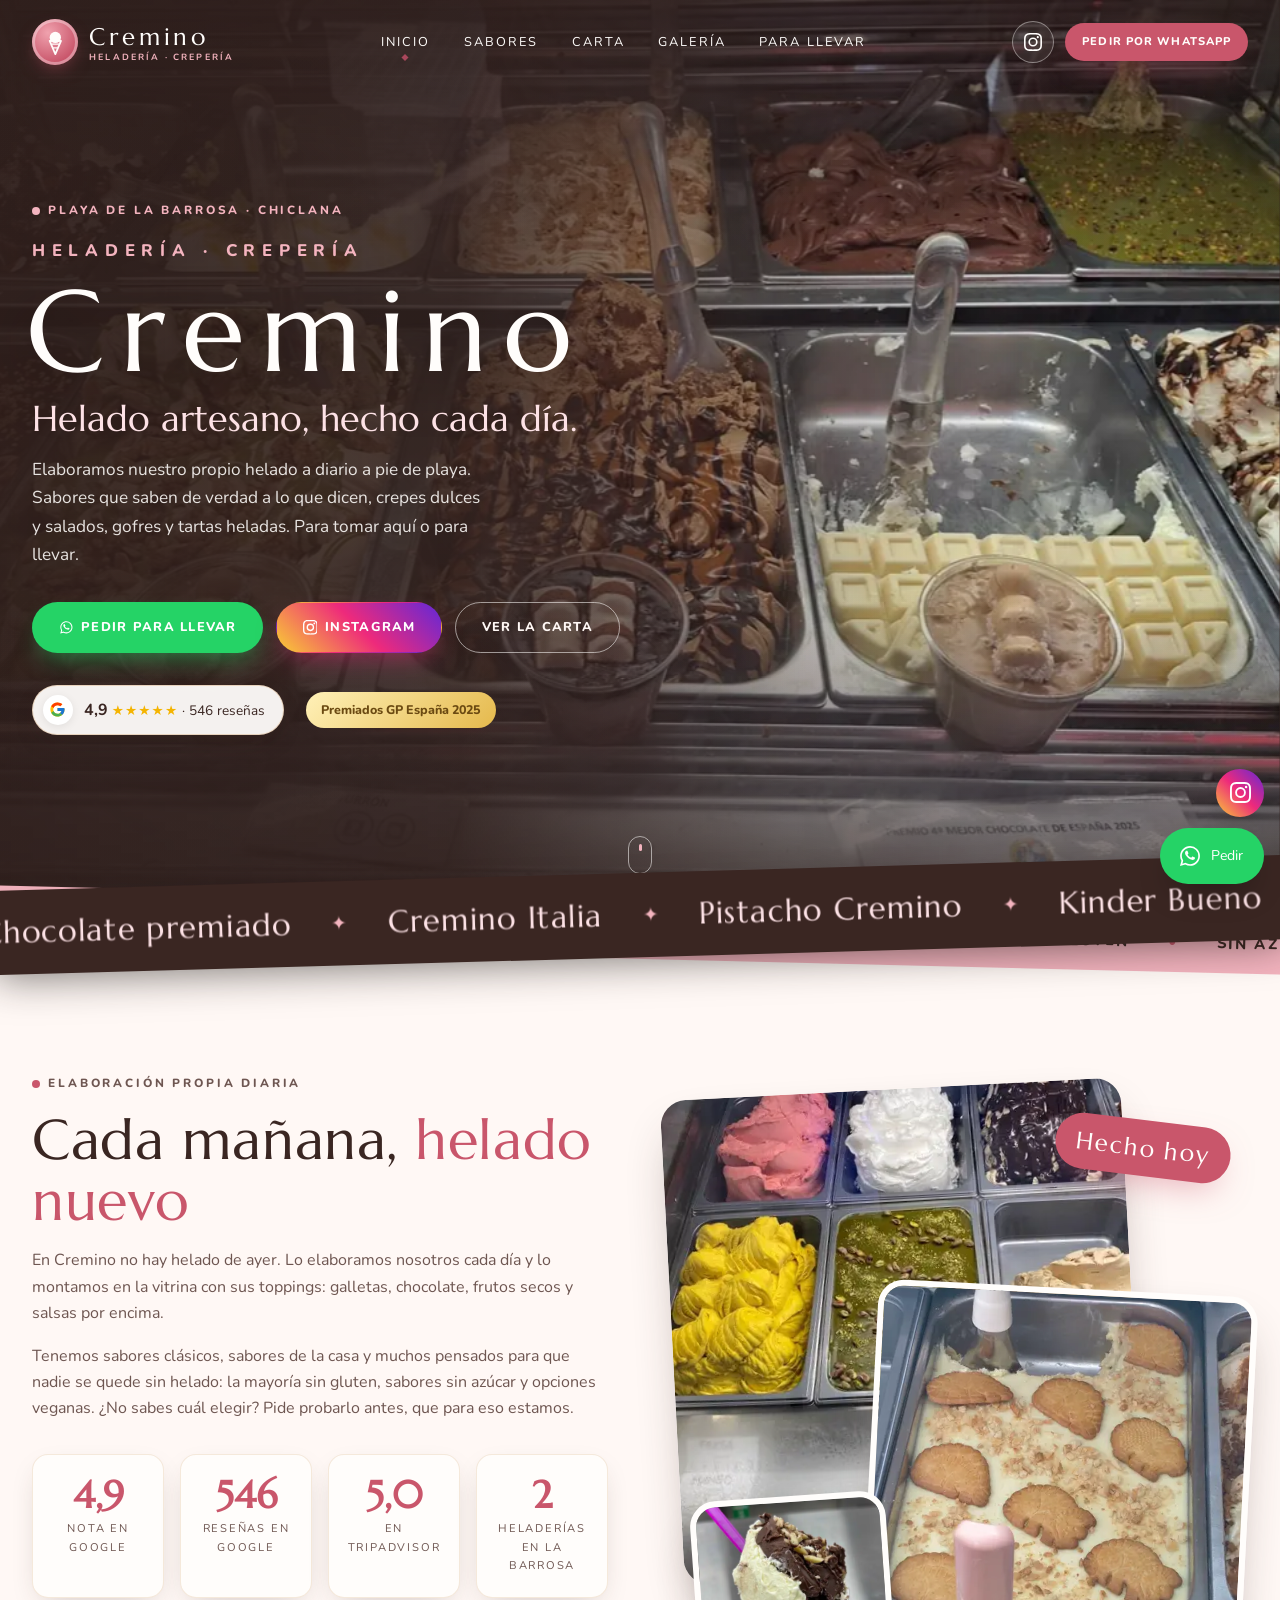
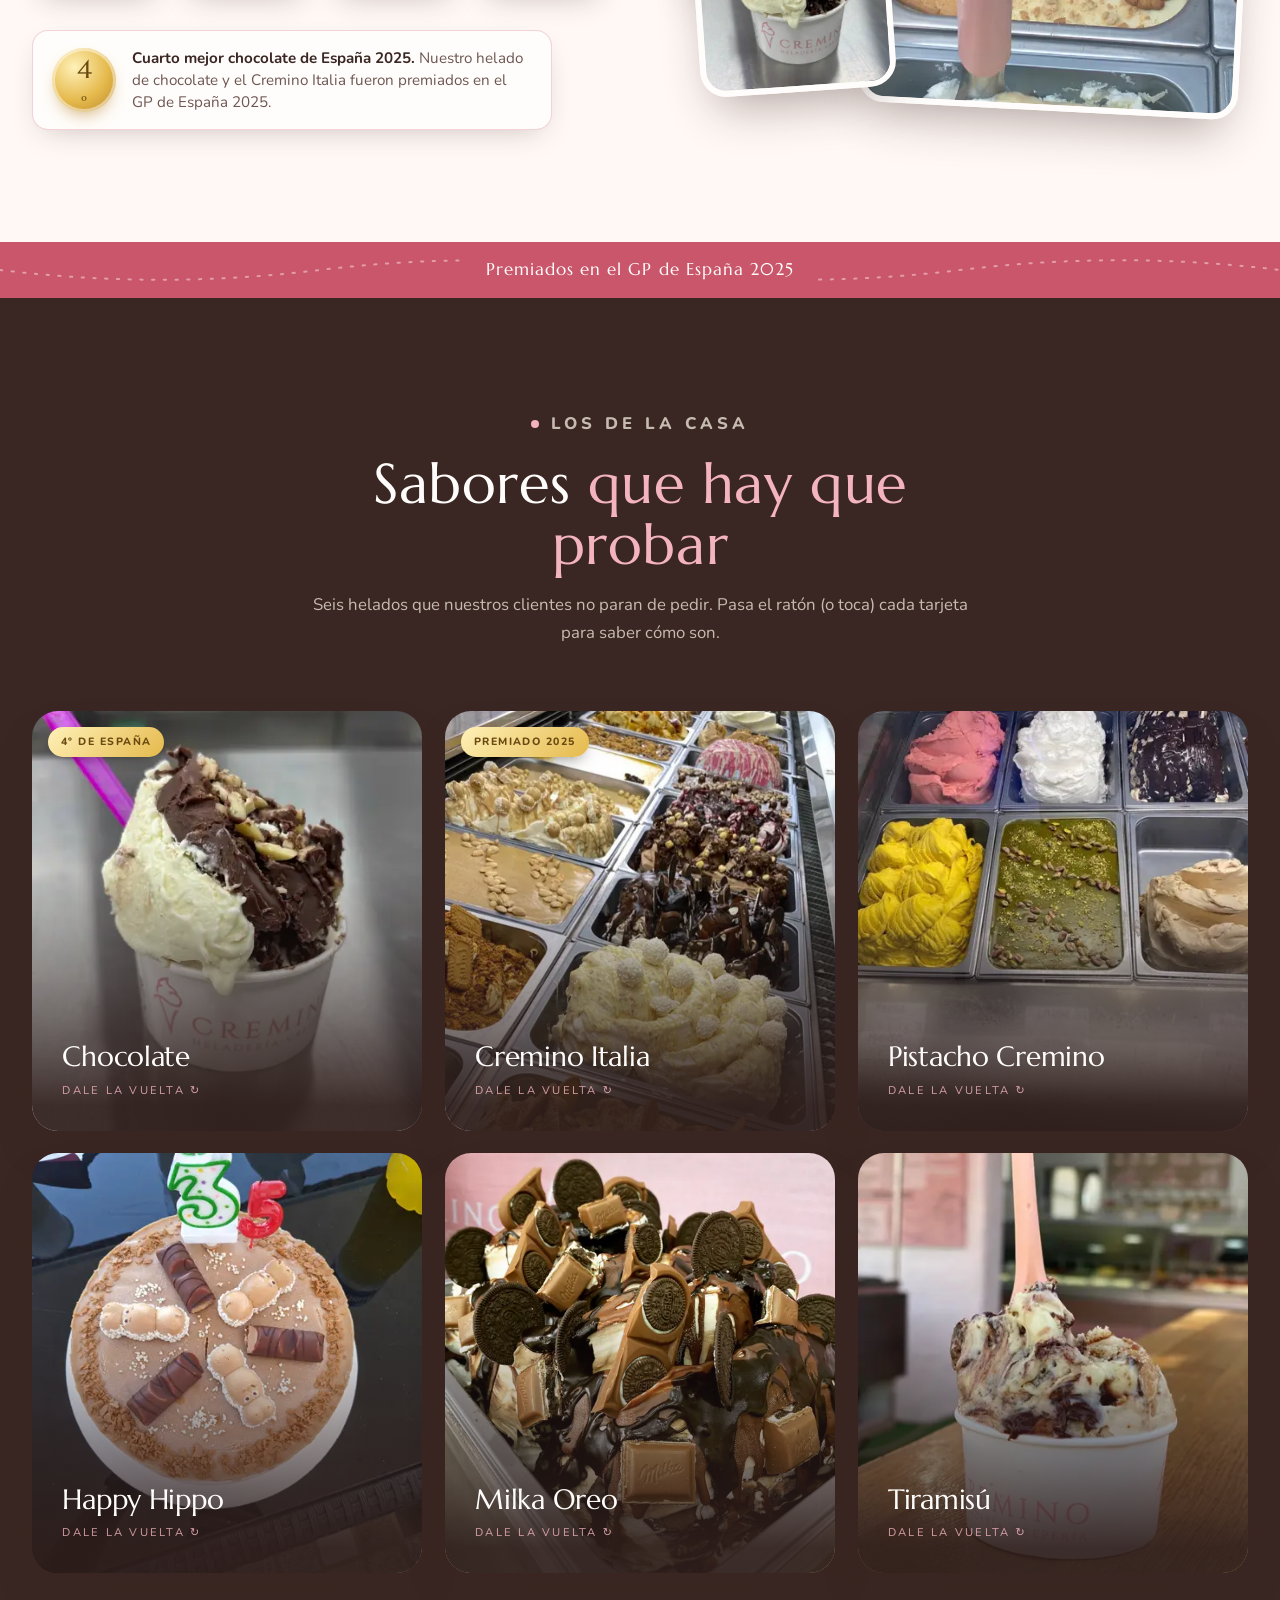
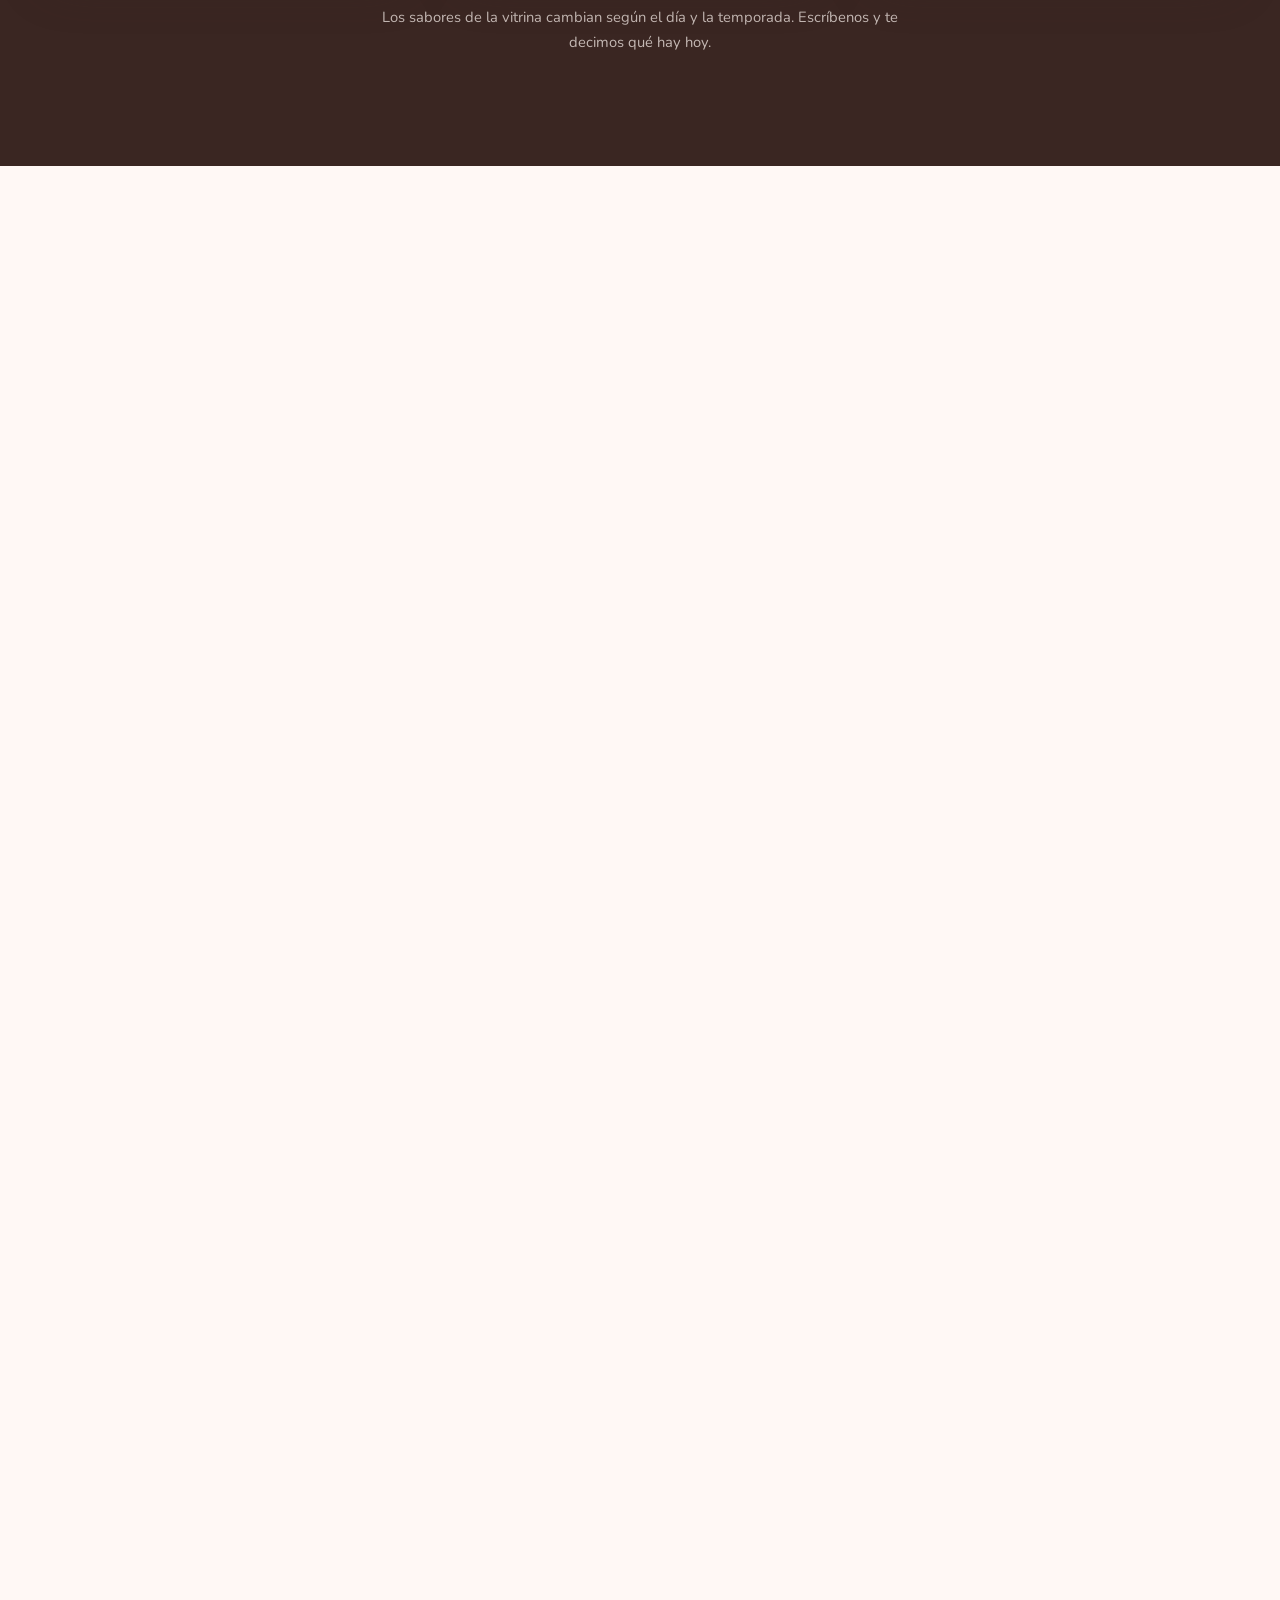
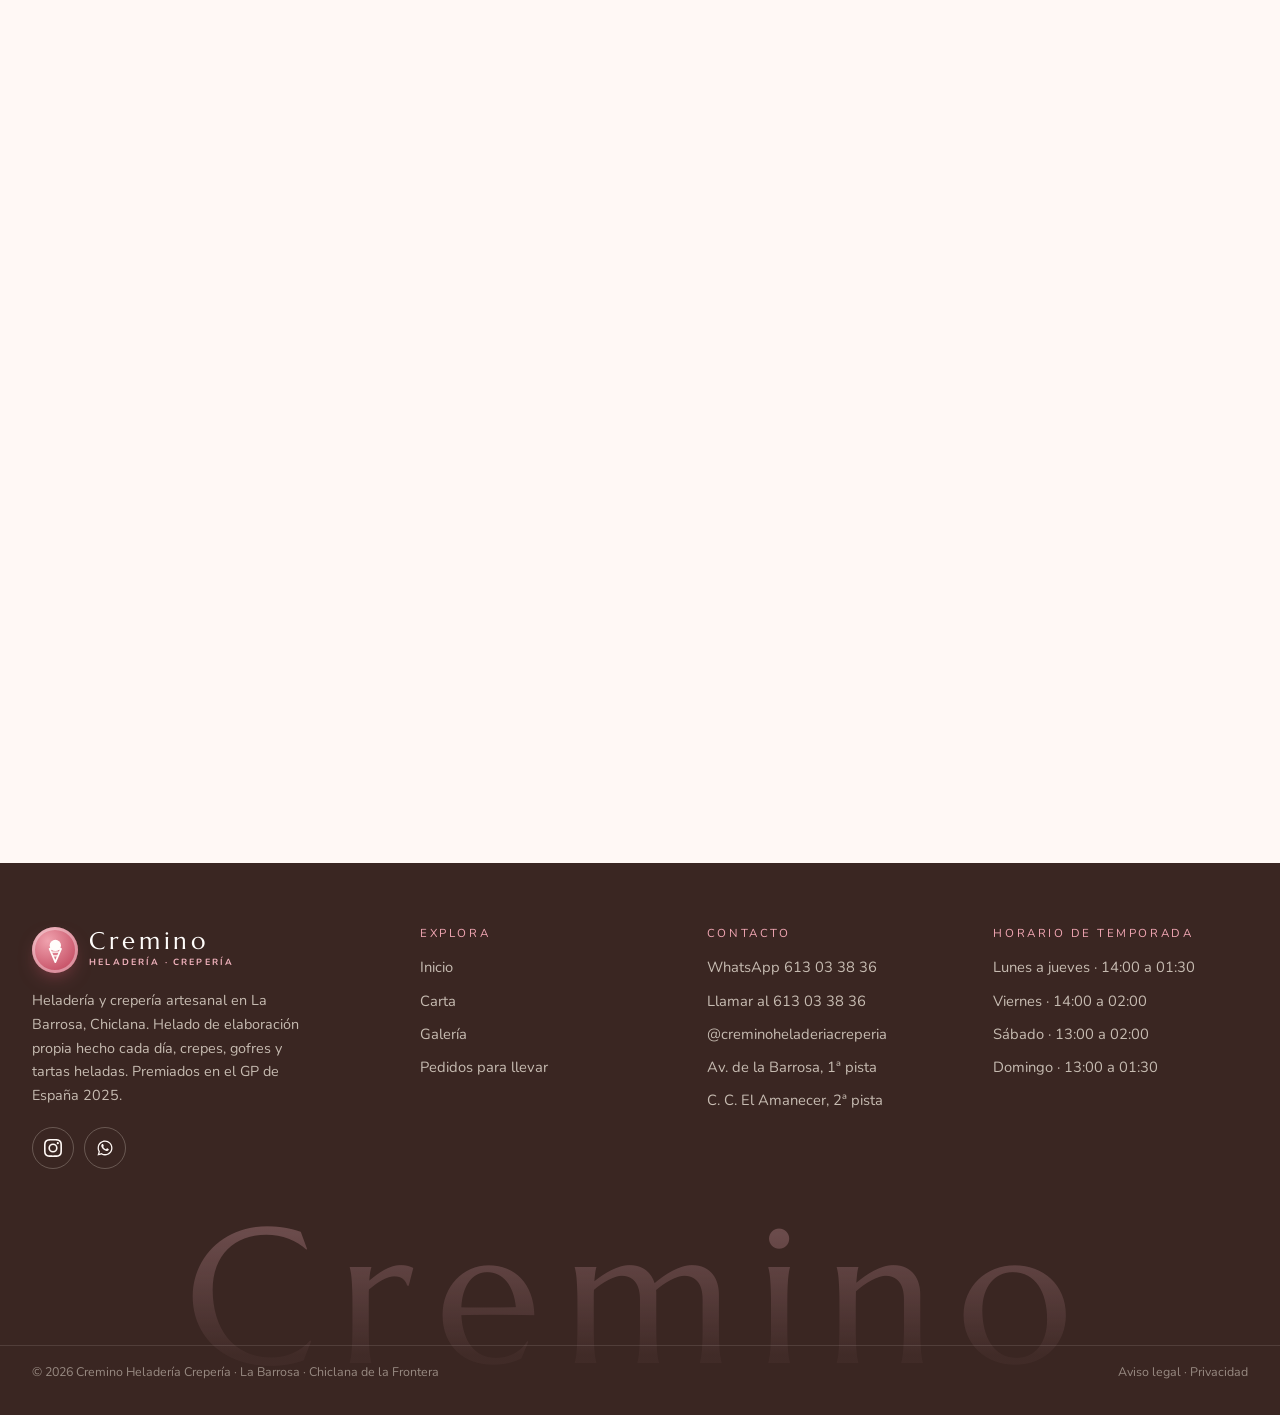
<file: index.html>
<!doctype html>
<html lang="es">
<head>
<meta charset="UTF-8" />
<meta name="viewport" content="width=device-width, initial-scale=1" />
<script>document.documentElement.classList.add("js");</script>
<title>Cremino | Heladería y crepería artesanal en La Barrosa, Chiclana</title>
<meta name="description" content="Cremino, heladería y crepería artesanal en La Barrosa (Chiclana). Helado de elaboración propia diaria, premiado en el GP de España 2025. Crepes, gofres y tartas heladas. 4,9 en Google. Pide para llevar por WhatsApp." />
<link rel="canonical" href="https://cremino.vercel.app/" />
<meta property="og:title" content="Cremino | Heladería y crepería artesanal en La Barrosa" />
<meta property="og:description" content="Helado de elaboración propia diaria, premiado en el GP de España 2025. Crepes, gofres y tartas heladas en La Barrosa, Chiclana. Pide para llevar por WhatsApp." />
<link rel="preload" as="image" href="/assets/img/hero-vitrina-movil.webp" media="(max-width: 960px)" fetchpriority="high" />
<link rel="preload" as="image" href="/assets/img/hero-vitrina.webp" media="(min-width: 961px)" fetchpriority="high" />
<meta name="theme-color" content="#c9566b" />
<meta property="og:type" content="website" />
<meta property="og:image" content="https://cremino.vercel.app/assets/img/og-image.jpg" />
<meta property="og:locale" content="es_ES" />
<meta name="twitter:card" content="summary_large_image" />
<link rel="icon" href="/assets/logo/favicon.svg" type="image/svg+xml" />
<link rel="apple-touch-icon" href="/assets/logo/apple-touch-icon.png" />
<link rel="preload" href="assets/fonts/wEO_EBrOk8hQLDvIAF81VvoK.woff2" as="font" type="font/woff2" crossorigin>
<link rel="preload" href="assets/fonts/XRXV3I6Li01BKofINeaB.woff2" as="font" type="font/woff2" crossorigin>
<link rel="stylesheet" href="assets/fonts/fonts.css">
<link rel="stylesheet" href="/css/tokens.css" />
<link rel="stylesheet" href="/css/base.css" />
<link rel="stylesheet" href="/css/components.css" />
<link rel="stylesheet" href="/css/animations.css" />
<link rel="stylesheet" href="/css/cremino.css" />
<script type="application/ld+json">
{
  "@context": "https://schema.org",
  "@type": "IceCreamShop",
  "name": "Cremino Heladería Crepería",
  "description": "Heladería y crepería artesanal en La Barrosa, Chiclana de la Frontera. Helado de elaboración propia diaria, premiado en el GP de España 2025.",
  "image": "https://cremino.vercel.app/assets/img/og-image.jpg",
  "telephone": "+34613033836",
  "servesCuisine": ["Helados artesanos", "Crepes", "Gofres", "Tartas heladas"],
  "priceRange": "€",
  "menu": "https://cremino.vercel.app/carta.html",
  "address": {
    "@type": "PostalAddress",
    "streetAddress": "Av. de la Barrosa, Urb. Pinar de Don Jesús, local 8, esquina calle Bogavante",
    "addressLocality": "Chiclana de la Frontera",
    "addressRegion": "Cádiz",
    "postalCode": "11139",
    "addressCountry": "ES"
  },
  "geo": { "@type": "GeoCoordinates", "latitude": 36.374914, "longitude": -6.189041 },
  "aggregateRating": { "@type": "AggregateRating", "ratingValue": "4.9", "reviewCount": "546" },
  "openingHoursSpecification": [
    { "@type": "OpeningHoursSpecification", "dayOfWeek": ["Monday","Tuesday","Wednesday","Thursday"], "opens": "14:00", "closes": "01:30" },
    { "@type": "OpeningHoursSpecification", "dayOfWeek": "Friday", "opens": "14:00", "closes": "02:00" },
    { "@type": "OpeningHoursSpecification", "dayOfWeek": "Saturday", "opens": "13:00", "closes": "02:00" },
    { "@type": "OpeningHoursSpecification", "dayOfWeek": "Sunday", "opens": "13:00", "closes": "01:30" }
  ],
  "sameAs": ["https://www.instagram.com/creminoheladeriacreperia/"]
}
</script>
</head>
<body class="has-photo-hero">
<svg width="0" height="0" style="position:absolute" aria-hidden="true"><symbol id="i-wa" viewBox="0 0 24 24"><path fill="currentColor" d="M12.04 2C6.58 2 2.13 6.45 2.13 11.91c0 1.75.46 3.45 1.32 4.95L2 22l5.25-1.38a9.9 9.9 0 0 0 4.79 1.22h.01c5.46 0 9.91-4.45 9.91-9.91 0-2.65-1.03-5.14-2.9-7.01A9.82 9.82 0 0 0 12.04 2m0 1.67a8.2 8.2 0 0 1 5.83 2.42 8.18 8.18 0 0 1 2.41 5.82c0 4.54-3.7 8.24-8.25 8.24a8.2 8.2 0 0 1-4.19-1.15l-.3-.18-3.12.82.83-3.04-.19-.31a8.18 8.18 0 0 1-1.26-4.37c0-4.55 3.7-8.25 8.24-8.25M8.53 6.7c-.16 0-.42.06-.64.3-.22.24-.85.83-.85 2.02 0 1.19.87 2.34.99 2.5.12.16 1.7 2.72 4.2 3.7 2.07.82 2.49.66 2.94.62.45-.04 1.45-.59 1.65-1.16.2-.57.2-1.06.14-1.16-.06-.1-.22-.16-.46-.28-.24-.12-1.45-.72-1.68-.8-.22-.08-.39-.12-.55.12-.16.24-.63.8-.77.97-.14.16-.28.18-.52.06-.24-.12-1.02-.38-1.94-1.2-.72-.64-1.2-1.43-1.34-1.67-.14-.24-.02-.37.1-.49.11-.11.24-.28.36-.42.12-.14.16-.24.24-.4.08-.16.04-.3-.02-.42-.06-.12-.55-1.32-.75-1.81-.2-.48-.4-.42-.55-.42h-.47Z"/></symbol><symbol id="i-ig" viewBox="0 0 24 24"><path fill="currentColor" d="M12 2.16c3.2 0 3.58.01 4.85.07 1.17.05 1.8.25 2.23.41.56.22.96.48 1.38.9.42.42.68.82.9 1.38.16.42.36 1.06.41 2.23.06 1.27.07 1.65.07 4.85s-.01 3.58-.07 4.85c-.05 1.17-.25 1.8-.41 2.23-.22.56-.48.96-.9 1.38-.42.42-.82.68-1.38.9-.42.16-1.06.36-2.23.41-1.27.06-1.65.07-4.85.07s-3.58-.01-4.85-.07c-1.17-.05-1.8-.25-2.23-.41a3.7 3.7 0 0 1-1.38-.9 3.7 3.7 0 0 1-.9-1.38c-.16-.42-.36-1.06-.41-2.23C2.17 15.58 2.16 15.2 2.16 12s.01-3.58.07-4.85c.05-1.17.25-1.8.41-2.23.22-.56.48-.96.9-1.38.42-.42.82-.68 1.38-.9.42-.16 1.06-.36 2.23-.41C8.42 2.17 8.8 2.16 12 2.16M12 0C8.74 0 8.33.01 7.05.07 5.78.13 4.9.33 4.14.63a5.9 5.9 0 0 0-2.13 1.38A5.9 5.9 0 0 0 .63 4.14C.33 4.9.13 5.78.07 7.05.01 8.33 0 8.74 0 12s.01 3.67.07 4.95c.06 1.27.26 2.15.56 2.91.3.79.72 1.46 1.38 2.13a5.9 5.9 0 0 0 2.13 1.38c.76.3 1.64.5 2.91.56C8.33 23.99 8.74 24 12 24s3.67-.01 4.95-.07c1.27-.06 2.15-.26 2.91-.56a5.9 5.9 0 0 0 2.13-1.38 5.9 5.9 0 0 0 1.38-2.13c.3-.76.5-1.64.56-2.91.06-1.28.07-1.69.07-4.95s-.01-3.67-.07-4.95c-.06-1.27-.26-2.15-.56-2.91a5.9 5.9 0 0 0-1.38-2.13A5.9 5.9 0 0 0 19.86.63C19.1.33 18.22.13 16.95.07 15.67.01 15.26 0 12 0zm0 5.84a6.16 6.16 0 1 0 0 12.32 6.16 6.16 0 0 0 0-12.32zM12 16a4 4 0 1 1 0-8 4 4 0 0 1 0 8zm6.4-11.85a1.44 1.44 0 1 0 0 2.88 1.44 1.44 0 0 0 0-2.88z"/></symbol></svg>

<div class="loader" aria-hidden="true">
  <div><div class="loader__sign">Cremino</div><span class="loader__line"></span><span class="loader__date">Heladería · Crepería</span></div>
</div>

<div class="scroll-progress" aria-hidden="true"></div>

<header class="header">
  <a href="/" class="brand" aria-label="Cremino, inicio"><span class="brand__seal" aria-hidden="true"><svg viewBox="0 0 24 24" aria-hidden="true"><circle cx="12" cy="7.6" r="5.1" fill="currentColor"/><path d="M6.9 10.6h10.2L12 22.6z" fill="none" stroke="currentColor" stroke-width="1.6" stroke-linejoin="round"/><path d="M8.6 13.6h6.8M10 17h4" stroke="currentColor" stroke-width="1.2"/></svg></span><span class="brand__text"><span class="brand__name">Cremino</span><span class="brand__tag">Heladería · Crepería</span></span></a>
  <nav class="header__nav" id="siteNav">
    <a href="/" aria-current="page">Inicio</a>
    <a href="/#sabores">Sabores</a>
    <a href="/carta.html">Carta</a>
    <a href="/galeria.html">Galería</a>
    <a href="/pedidos.html">Para llevar</a>
  </nav>
  <div class="header__actions">
    <a class="icon-btn" href="https://www.instagram.com/creminoheladeriacreperia/" target="_blank" rel="noopener" aria-label="Instagram de Cremino"><svg viewBox="0 0 24 24" fill="currentColor" aria-hidden="true"><use href="#i-ig"/></svg></a>
    <a class="btn btn--verde btn--sm" data-wa href="https://api.whatsapp.com/send?phone=34613033836" data-magnetic>Pedir por WhatsApp</a>
    <button class="header__nav-toggle" aria-label="Abrir menú" aria-expanded="false" aria-controls="siteNav"><span></span></button>
  </div>
</header>

<main>
<section class="hero hero--foto">
  <picture class="hero__bg" aria-hidden="true">
    <source media="(max-width: 960px)" srcset="/assets/img/hero-vitrina-movil.webp" />
    <img src="/assets/img/hero-vitrina.webp" alt="" width="1200" height="676" fetchpriority="high" />
  </picture>
  <div class="hero__shade" aria-hidden="true"></div>
  <div class="container hero__inner">
    <div class="hero__text">
      <p class="eyebrow hero__eyebrow">Playa de La Barrosa · Chiclana</p>
      <span class="hero__pre">Heladería · Crepería</span>
      <h1 class="hero__title" data-letters>Cremino</h1>
      <p class="hero__claim" data-words>Helado artesano, hecho cada día.</p>
      <p class="hero__subtitle">Elaboramos nuestro propio helado a diario a pie de playa. Sabores que saben de verdad a lo que dicen, crepes dulces y salados, gofres y tartas heladas. Para tomar aquí o para llevar.</p>
      <div class="hero__actions">
        <a class="btn btn--wa" data-wa href="https://api.whatsapp.com/send?phone=34613033836" data-magnetic><svg class="icon-wa" viewBox="0 0 24 24" aria-hidden="true"><use href="#i-wa"/></svg> Pedir para llevar</a>
        <a class="btn btn--ig" href="https://www.instagram.com/creminoheladeriacreperia/" target="_blank" rel="noopener" data-magnetic><svg viewBox="0 0 24 24" fill="currentColor" aria-hidden="true"><use href="#i-ig"/></svg> Instagram</a>
        <a class="btn btn--light" href="/carta.html" data-magnetic>Ver la carta</a>
      </div>
      <div class="hero__trust">
        <a class="rating-chip" href="https://www.google.com/maps/search/?api=1&amp;query=CREMINO+Helader%C3%ADa+Artesanal+La+Barrosa+1%C2%AA+pista+Chiclana" target="_blank" rel="noopener">
          <span class="rating-chip__g"><svg viewBox="0 0 48 48" aria-hidden="true"><path fill="#FFC107" d="M43.6 20.5H42V20H24v8h11.3C33.7 32.7 29.2 36 24 36c-6.6 0-12-5.4-12-12s5.4-12 12-12c3.1 0 5.8 1.2 7.9 3.1l5.7-5.7C34 6.1 29.3 4 24 4 12.9 4 4 12.9 4 24s8.9 20 20 20 20-8.9 20-20c0-1.3-.1-2.4-.4-3.5z"/><path fill="#FF3D00" d="M6.3 14.7l6.6 4.8C14.7 15.1 19 12 24 12c3.1 0 5.8 1.2 7.9 3.1l5.7-5.7C34 6.1 29.3 4 24 4 16.3 4 9.7 8.3 6.3 14.7z"/><path fill="#4CAF50" d="M24 44c5.2 0 9.9-2 13.4-5.2l-6.2-5.2C29.2 35.1 26.7 36 24 36c-5.2 0-9.6-3.3-11.3-7.9l-6.5 5C9.5 39.6 16.2 44 24 44z"/><path fill="#1976D2" d="M43.6 20.5H42V20H24v8h11.3c-.8 2.2-2.2 4.2-4.1 5.6l6.2 5.2C37 39.2 44 34 44 24c0-1.3-.1-2.4-.4-3.5z"/></svg></span>
          <span><strong>4,9</strong> <span class="stars">★★★★★</span> · 546 reseñas</span>
        </a>
        <span class="hero__premio">Premiados GP España 2025</span>
      </div>
    </div>
  </div>
  <span class="hero__scroll" aria-hidden="true"></span>
</section>

<div class="marquee" aria-hidden="true">
  <div class="marquee__track">
    <span>Chocolate premiado</span><span>Cremino Italia</span><span>Pistacho Cremino</span><span>Kinder Bueno</span><span>Happy Hippo</span><span>Dinosaurus</span><span>Tiramisú</span><span>Yogur griego</span><span>Turrón</span>
    <span>Chocolate premiado</span><span>Cremino Italia</span><span>Pistacho Cremino</span><span>Kinder Bueno</span><span>Happy Hippo</span><span>Dinosaurus</span><span>Tiramisú</span><span>Yogur griego</span><span>Turrón</span>
  </div>
</div>
<div class="marquee marquee--albero" aria-hidden="true">
  <div class="marquee__track">
    <span>Helados</span><span>Crepes</span><span>Gofres</span><span>Tartas heladas</span><span>Granizada de limón</span><span>Sin gluten</span><span>Sin azúcar</span><span>Veganos</span>
    <span>Helados</span><span>Crepes</span><span>Gofres</span><span>Tartas heladas</span><span>Granizada de limón</span><span>Sin gluten</span><span>Sin azúcar</span><span>Veganos</span>
  </div>
</div>

<section class="section" id="obrador">
  <div class="container split">
    <div class="reveal">
      <p class="eyebrow">Elaboración propia diaria</p>
      <h2>Cada mañana, <em>helado nuevo</em></h2>
      <p>En Cremino no hay helado de ayer. Lo elaboramos nosotros cada día y lo montamos en la vitrina con sus toppings: galletas, chocolate, frutos secos y salsas por encima.</p>
      <p>Tenemos sabores clásicos, sabores de la casa y muchos pensados para que nadie se quede sin helado: la mayoría sin gluten, sabores sin azúcar y opciones veganas. ¿No sabes cuál elegir? Pide probarlo antes, que para eso estamos.</p>
      <div class="stats">
        <div class="stat"><div class="stat__num" data-count="4.9" data-decimals="1">4,9</div><div class="stat__label">Nota en Google</div></div>
        <div class="stat"><div class="stat__num" data-count="546">546</div><div class="stat__label">Reseñas en Google</div></div>
        <div class="stat"><div class="stat__num" data-count="5" data-decimals="1">5,0</div><div class="stat__label">En Tripadvisor</div></div>
        <div class="stat"><div class="stat__num" data-count="2">2</div><div class="stat__label">Heladerías en La Barrosa</div></div>
      </div>
      <div class="medalla">
        <span class="medalla__disco">4<sup>º</sup></span>
        <p><strong>Cuarto mejor chocolate de España 2025.</strong> Nuestro helado de chocolate y el Cremino Italia fueron premiados en el GP de España 2025.</p>
      </div>
    </div>
    <div class="depth-stack reveal-3d" aria-hidden="true">
      <div class="depth-stack__inner">
        <div class="depth-stack__layer depth-stack__layer--back"><img src="/assets/img/mini/vitrina-colores.webp" alt="" loading="lazy" decoding="async" /></div>
        <div class="depth-stack__layer depth-stack__layer--mid"><img src="/assets/img/mini/helado-galleta.webp" alt="" loading="lazy" decoding="async" /></div>
        <div class="depth-stack__layer depth-stack__layer--front"><img src="/assets/img/mini/tarrina-chocolate.webp" alt="" loading="lazy" decoding="async" /></div>
        <span class="depth-stack__sticker">Hecho hoy</span>
      </div>
    </div>
  </div>
</section>

<div class="franja" aria-hidden="true">
  <svg viewBox="0 0 2400 26" preserveAspectRatio="none"><path d="M0 13 C100 26 200 26 300 13 S500 0 600 13 S800 26 900 13 S1100 0 1200 13 S1400 26 1500 13 S1700 0 1800 13 S2000 26 2100 13 S2300 0 2400 13"/></svg>
  <span><b>Premiados en el GP de España 2025</b></span>
</div>

<section class="section section--dark" id="sabores">
  <div class="container">
    <div class="section-head reveal">
      <p class="eyebrow">Los de la casa</p>
      <h2>Sabores <em>que hay que probar</em></h2>
      <p>Seis helados que nuestros clientes no paran de pedir. Pasa el ratón (o toca) cada tarjeta para saber cómo son.</p>
    </div>
    <div class="flip-grid sabores">
      <div class="flip-card reveal-3d" tabindex="0">
        <div class="flip-card__inner">
          <div class="flip-card__face flip-card__front">
            <img src="/assets/img/mini/tarrina-chocolate.webp" alt="Tarrina de Cremino con helado de chocolate" loading="lazy" decoding="async" />
            <span class="flip-card__premio">4º de España</span>
            <h3>Chocolate</h3>
            <span class="flip-card__turn">Dale la vuelta ↻</span>
          </div>
          <div class="flip-card__face flip-card__back">
            <h3>Chocolate</h3>
            <p>Nuestro chocolate quedó cuarto de toda España en el GP de España 2025. Intenso, cremoso y sin trampas.</p>
            <ul><li>Premiado en 2025</li><li>Elaboración propia diaria</li></ul>
            <a class="btn btn--wa btn--sm" data-wa data-wa-message="Hola, Cremino. Quería pedir helado de chocolate para llevar." href="https://api.whatsapp.com/send?phone=34613033836"><svg class="icon-wa" viewBox="0 0 24 24" aria-hidden="true"><use href="#i-wa"/></svg> Pedir</a>
          </div>
        </div>
      </div>
      <div class="flip-card reveal-3d reveal-delay-1" tabindex="0">
        <div class="flip-card__inner">
          <div class="flip-card__face flip-card__front">
            <img src="/assets/img/mini/vitrina.webp" alt="Vitrina de Cremino con los helados recién montados" loading="lazy" decoding="async" />
            <span class="flip-card__premio">Premiado 2025</span>
            <h3>Cremino Italia</h3>
            <span class="flip-card__turn">Dale la vuelta ↻</span>
          </div>
          <div class="flip-card__face flip-card__back">
            <h3>Cremino Italia</h3>
            <p>El sabor que lleva el nombre de la casa. Junto al chocolate, el otro helado premiado en el GP de España 2025.</p>
            <ul><li>Sabor de la casa</li><li>Premiado en 2025</li></ul>
            <a class="btn btn--wa btn--sm" data-wa data-wa-message="Hola, Cremino. Quería pedir helado Cremino Italia para llevar." href="https://api.whatsapp.com/send?phone=34613033836"><svg class="icon-wa" viewBox="0 0 24 24" aria-hidden="true"><use href="#i-wa"/></svg> Pedir</a>
          </div>
        </div>
      </div>
      <div class="flip-card reveal-3d reveal-delay-2" tabindex="0">
        <div class="flip-card__inner">
          <div class="flip-card__face flip-card__front">
            <img src="/assets/img/mini/vitrina-colores.webp" alt="Helados de pistacho, fresa, mango y café en la vitrina" loading="lazy" decoding="async" />
            <h3>Pistacho Cremino</h3>
            <span class="flip-card__turn">Dale la vuelta ↻</span>
          </div>
          <div class="flip-card__face flip-card__back">
            <h3>Pistacho Cremino</h3>
            <p>El favorito de muchos de nuestros clientes. Pistacho de verdad, con trocitos por encima.</p>
            <ul><li>De los más pedidos</li><li>Con pistacho troceado</li></ul>
            <a class="btn btn--wa btn--sm" data-wa data-wa-message="Hola, Cremino. Quería pedir helado de pistacho para llevar." href="https://api.whatsapp.com/send?phone=34613033836"><svg class="icon-wa" viewBox="0 0 24 24" aria-hidden="true"><use href="#i-wa"/></svg> Pedir</a>
          </div>
        </div>
      </div>
      <div class="flip-card reveal-3d" tabindex="0">
        <div class="flip-card__inner">
          <div class="flip-card__face flip-card__front">
            <img src="/assets/img/mini/tarta-happy-hippo.webp" alt="Tarta helada de Kinder Bueno y Happy Hippo" loading="lazy" decoding="async" />
            <h3>Happy Hippo</h3>
            <span class="flip-card__turn">Dale la vuelta ↻</span>
          </div>
          <div class="flip-card__face flip-card__back">
            <h3>Happy Hippo</h3>
            <p>Uno de los sabores más pedidos por los peques (y no tan peques). También lo hacemos en tarta helada.</p>
            <ul><li>En bola y en tarta</li><li>Con Kinder Bueno</li></ul>
            <a class="btn btn--wa btn--sm" data-wa data-wa-message="Hola, Cremino. Quería encargar una tarta helada de Happy Hippo." href="https://api.whatsapp.com/send?phone=34613033836"><svg class="icon-wa" viewBox="0 0 24 24" aria-hidden="true"><use href="#i-wa"/></svg> Pedir</a>
          </div>
        </div>
      </div>
      <div class="flip-card reveal-3d reveal-delay-1" tabindex="0">
        <div class="flip-card__inner">
          <div class="flip-card__face flip-card__front">
            <img src="/assets/img/mini/milka-oreo.webp" alt="Helado de Milka y Oreo con chocolate por encima" loading="lazy" decoding="async" />
            <h3>Milka Oreo</h3>
            <span class="flip-card__turn">Dale la vuelta ↻</span>
          </div>
          <div class="flip-card__face flip-card__back">
            <h3>Milka Oreo</h3>
            <p>Para los muy chocolateros: onzas de Milka, galletas Oreo y salsa de chocolate por encima.</p>
            <ul><li>Montado en la vitrina</li><li>Con toppings de verdad</li></ul>
            <a class="btn btn--wa btn--sm" data-wa data-wa-message="Hola, Cremino. Quería pedir helado de Milka Oreo para llevar." href="https://api.whatsapp.com/send?phone=34613033836"><svg class="icon-wa" viewBox="0 0 24 24" aria-hidden="true"><use href="#i-wa"/></svg> Pedir</a>
          </div>
        </div>
      </div>
      <div class="flip-card reveal-3d reveal-delay-2" tabindex="0">
        <div class="flip-card__inner">
          <div class="flip-card__face flip-card__front">
            <img src="/assets/img/mini/tiramisu-donetes.webp" alt="Tarrina de Cremino con helado de tiramisú y donetes" loading="lazy" decoding="async" />
            <h3>Tiramisú</h3>
            <span class="flip-card__turn">Dale la vuelta ↻</span>
          </div>
          <div class="flip-card__face flip-card__back">
            <h3>Tiramisú</h3>
            <p>"Helado de tiramisú y donetes, una mezcla perfecta", nos escribió un cliente. Café, cacao y crema.</p>
            <ul><li>Mézclalo con donetes</li><li>Suave y cremoso</li></ul>
            <a class="btn btn--wa btn--sm" data-wa data-wa-message="Hola, Cremino. Quería pedir helado de tiramisú para llevar." href="https://api.whatsapp.com/send?phone=34613033836"><svg class="icon-wa" viewBox="0 0 24 24" aria-hidden="true"><use href="#i-wa"/></svg> Pedir</a>
          </div>
        </div>
      </div>
    </div>
    <p class="sabores-note">Los sabores de la vitrina cambian según el día y la temporada. Escríbenos y te decimos qué hay hoy.</p>
  </div>
</section>

<section class="section" id="carta-destacada">
  <div class="container">
    <div class="section-head reveal">
      <p class="eyebrow">Además del helado</p>
      <h2>Crepes, gofres <em>y tartas heladas</em></h2>
      <p>Somos heladería y también crepería. Todo se puede pedir para llevar: toca cualquier tarjeta y nos escribes por WhatsApp.</p>
    </div>
    <div class="service-grid">
      <a class="service-card reveal-3d" data-tilt="7" data-wa data-wa-message="Hola, Cremino. Quería pedir crepes para llevar." href="https://api.whatsapp.com/send?phone=34613033836">
        <span class="service-card__glare"></span>
        <div class="service-card__media"><img src="/assets/img/mini/crepe-salado.webp" alt="Crepe salado cortado en triángulos" loading="lazy" decoding="async" /><span class="service-card__num">01</span></div>
        <div class="service-card__body"><h3>Crepes dulces y salados</h3><p>"El mejor crepe que he probado", dice una reseña. Masa fina y toppings de calidad, dulces o salados.</p><span class="service-card__link">Pedir por WhatsApp</span></div>
      </a>
      <a class="service-card reveal-3d reveal-delay-1" data-tilt="7" data-wa data-wa-message="Hola, Cremino. Quería pedir gofres para llevar." href="https://api.whatsapp.com/send?phone=34613033836">
        <span class="service-card__glare"></span>
        <div class="service-card__media"><img src="/assets/img/mini/gofres-variados.webp" alt="Gofres con chocolate, plátano, chuches y galleta" loading="lazy" decoding="async" /><span class="service-card__num">02</span></div>
        <div class="service-card__body"><h3>Gofres</h3><p>Recién hechos, con chocolate, plátano, Kinder, galleta o chuches. Y si quieres, con una bola de helado encima.</p><span class="service-card__link">Pedir por WhatsApp</span></div>
      </a>
      <a class="service-card reveal-3d reveal-delay-2" data-tilt="7" data-wa data-wa-message="Hola, Cremino. Quería encargar una tarta helada." href="https://api.whatsapp.com/send?phone=34613033836">
        <span class="service-card__glare"></span>
        <div class="service-card__media"><img src="/assets/img/mini/tarta-happy-hippo.webp" alt="Tarta helada de Kinder Bueno y Happy Hippo con velas de cumpleaños" loading="lazy" decoding="async" /><span class="service-card__num">03</span></div>
        <div class="service-card__body"><h3>Tartas heladas</h3><p>Para cumpleaños y celebraciones. La de Kinder Bueno y Happy Hippo es la reina. Encárgala con tiempo.</p><span class="service-card__link">Encargar por WhatsApp</span></div>
      </a>
      <a class="service-card reveal-3d" data-tilt="7" data-wa data-wa-message="Hola, Cremino. Quería pedir helado en tarrina para llevar." href="https://api.whatsapp.com/send?phone=34613033836">
        <span class="service-card__glare"></span>
        <div class="service-card__media"><img src="/assets/img/mini/tiramisu-donetes.webp" alt="Tarrina de Cremino con helado de tiramisú" loading="lazy" decoding="async" /><span class="service-card__num">04</span></div>
        <div class="service-card__body"><h3>Helado para llevar</h3><p>En cucurucho, en tarrina o para llevarte a casa. Dinos los sabores y te lo dejamos preparado.</p><span class="service-card__link">Pedir por WhatsApp</span></div>
      </a>
      <a class="service-card reveal-3d reveal-delay-1" data-tilt="7" data-wa data-wa-message="Hola, Cremino. ¿Qué sabores sin gluten, sin azúcar o veganos tenéis hoy?" href="https://api.whatsapp.com/send?phone=34613033836">
        <span class="service-card__glare"></span>
        <div class="service-card__media"><img src="/assets/img/mini/vitrina-colores.webp" alt="Helados de colores en la vitrina" loading="lazy" decoding="async" /><span class="service-card__num">05</span></div>
        <div class="service-card__body"><h3>Para todos</h3><p>La mayoría de nuestros helados son sin gluten, y tenemos sabores sin azúcar y veganos. Pregúntanos.</p><span class="service-card__link">Preguntar por WhatsApp</span></div>
      </a>
      <a class="service-card reveal-3d reveal-delay-2" data-tilt="7" data-wa data-wa-message="Hola, Cremino. Quería pedir una granizada de limón para llevar." href="https://api.whatsapp.com/send?phone=34613033836">
        <span class="service-card__glare"></span>
        <div class="service-card__media"><img src="/assets/img/mini/gofre-bolas.webp" alt="Gofre con nocilla y dos bolas de helado" loading="lazy" decoding="async" /><span class="service-card__num">06</span></div>
        <div class="service-card__body"><h3>Gofre con helado y granizada</h3><p>Gofre con sus bolas de helado para los golosos, y granizada de limón para las tardes de calor en la playa.</p><span class="service-card__link">Pedir por WhatsApp</span></div>
      </a>
    </div>
  </div>
</section>

<section class="section section--albero" id="para-llevar">
  <div class="container llevar">
    <div class="llevar__copy reveal">
      <p class="eyebrow">Para llevar</p>
      <h2>Pídelo por WhatsApp <em>y pasa a recogerlo</em></h2>
      <p>¿Vienes de la playa con toda la familia? ¿Tienes un cumpleaños? Escríbenos lo que quieres, a qué hora pasas y en qué heladería, y te lo tenemos preparado.</p>
      <p>Las tartas heladas, mejor encargarlas con un día de antelación.</p>
      <div class="llevar__actions">
        <a class="btn btn--verde" href="/pedidos.html" data-magnetic>Hacer un pedido</a>
        <a class="btn btn--wa" data-wa href="https://api.whatsapp.com/send?phone=34613033836" data-magnetic><svg class="icon-wa" viewBox="0 0 24 24" aria-hidden="true"><use href="#i-wa"/></svg> Escribir por WhatsApp</a>
      </div>
    </div>
    <div class="ticket-scene reveal-3d">
      <div class="ticket-wrap" data-tilt="5">
        <span class="ticket__sello" aria-hidden="true"><span>Para<br />llevar</span></span>
        <div class="ticket">
          <p class="ticket__title">CREMINO</p>
          <p class="ticket__sub">Tu pedido para llevar</p>
          <div class="ticket__row"><div><strong>Helado en tarrina</strong><span>Los sabores que quieras</span></div><a class="ticket__pedir" data-wa data-wa-message="Hola, Cremino. Quería pedir helado en tarrina para llevar." href="https://api.whatsapp.com/send?phone=34613033836"><svg class="icon-wa" viewBox="0 0 24 24" aria-hidden="true"><use href="#i-wa"/></svg> Pedir</a></div>
          <div class="ticket__row"><div><strong>Tarta helada</strong><span>Por encargo, para celebraciones</span></div><a class="ticket__pedir" data-wa data-wa-message="Hola, Cremino. Quería encargar una tarta helada." href="https://api.whatsapp.com/send?phone=34613033836"><svg class="icon-wa" viewBox="0 0 24 24" aria-hidden="true"><use href="#i-wa"/></svg> Pedir</a></div>
          <div class="ticket__row"><div><strong>Crepes</strong><span>Dulces o salados</span></div><a class="ticket__pedir" data-wa data-wa-message="Hola, Cremino. Quería pedir crepes para llevar." href="https://api.whatsapp.com/send?phone=34613033836"><svg class="icon-wa" viewBox="0 0 24 24" aria-hidden="true"><use href="#i-wa"/></svg> Pedir</a></div>
          <div class="ticket__row"><div><strong>Gofres</strong><span>Con tus toppings favoritos</span></div><a class="ticket__pedir" data-wa data-wa-message="Hola, Cremino. Quería pedir gofres para llevar." href="https://api.whatsapp.com/send?phone=34613033836"><svg class="icon-wa" viewBox="0 0 24 24" aria-hidden="true"><use href="#i-wa"/></svg> Pedir</a></div>
          <p class="ticket__foot">Recogida en la 1ª pista o en la 2ª pista de La Barrosa</p>
        </div>
      </div>
    </div>
  </div>
</section>

<section class="section section--tight">
  <div class="container">
    <div class="section-head reveal">
      <p class="eyebrow">Cremino por dentro</p>
      <h2>Un paseo por <em>la heladería</em></h2>
    </div>
    <div class="carousel3d reveal-zoom">
      <div class="carousel3d__ring">
        <figure class="carousel3d__card"><img src="/assets/img/mini/fachada.webp" alt="Fachada rosa de Cremino Heladería Crepería en la 1ª pista de La Barrosa" loading="lazy" decoding="async" /><figcaption><span class="carousel3d__tag">1ª pista</span><h3>Nuestra casa</h3></figcaption></figure>
        <figure class="carousel3d__card"><img src="/assets/img/mini/vitrina.webp" alt="Vitrina de helados con toppings" loading="lazy" decoding="async" /><figcaption><span class="carousel3d__tag">Hecho hoy</span><h3>La vitrina</h3></figcaption></figure>
        <figure class="carousel3d__card"><img src="/assets/img/mini/gofres-variados.webp" alt="Gofres variados" loading="lazy" decoding="async" /><figcaption><span class="carousel3d__tag">Recién hechos</span><h3>Gofres</h3></figcaption></figure>
        <figure class="carousel3d__card"><img src="/assets/img/mini/heladeria-2.webp" alt="Heladería Cremino con su carrito de helados" loading="lazy" decoding="async" /><figcaption><span class="carousel3d__tag">La Barrosa</span><h3>Heladería Cremino</h3></figcaption></figure>
        <figure class="carousel3d__card"><img src="/assets/img/mini/crepe-salado.webp" alt="Crepe salado" loading="lazy" decoding="async" /><figcaption><span class="carousel3d__tag">Crepería</span><h3>Crepes</h3></figcaption></figure>
        <figure class="carousel3d__card"><img src="/assets/img/mini/milka-oreo.webp" alt="Helado de Milka y Oreo" loading="lazy" decoding="async" /><figcaption><span class="carousel3d__tag">Para chocolateros</span><h3>Milka Oreo</h3></figcaption></figure>
        <figure class="carousel3d__card"><img src="/assets/img/mini/tarta-happy-hippo.webp" alt="Tarta helada de cumpleaños" loading="lazy" decoding="async" /><figcaption><span class="carousel3d__tag">Por encargo</span><h3>Tartas heladas</h3></figcaption></figure>
        <figure class="carousel3d__card"><img src="/assets/img/mini/playa-barrosa.webp" alt="Playa de La Barrosa en Chiclana" loading="lazy" decoding="async" /><figcaption><span class="carousel3d__tag">A pie de playa</span><h3>La Barrosa</h3></figcaption></figure>
      </div>
      <div class="carousel3d__floor"></div>
    </div>
    <div class="carousel3d__controls">
      <button class="carousel3d__btn" type="button" data-carousel-prev aria-label="Foto anterior">←</button>
      <button class="carousel3d__btn" type="button" data-carousel-next aria-label="Foto siguiente">→</button>
    </div>
    <p class="carousel3d__hint">Arrastra para girar</p>
  </div>
</section>

<section class="section section--albero">
  <div class="container">
    <div class="section-head reveal">
      <p class="eyebrow">Lo que dicen de nosotros</p>
      <h2>Opiniones <em>de quien ha venido</em></h2>
    </div>
    <div class="quotes">
      <blockquote class="quote reveal-3d">
        <p>De las pocas heladerías que si pides un sabor de un helado sabe totalmente a eso.</p>
        <footer><span>Reseña en Tripadvisor</span><span class="stars">★★★★★</span></footer>
      </blockquote>
      <blockquote class="quote reveal-3d reveal-delay-1">
        <p>El mejor crepe que he probado. La masa estaba perfecta y los toppings de excelente calidad.</p>
        <footer><span>Reseña en Google</span><span class="stars">★★★★★</span></footer>
      </blockquote>
      <blockquote class="quote reveal-3d">
        <p>Mucha variedad de helados y la mayoría sin gluten, muy atentos.</p>
        <footer><span>Reseña en Google</span><span class="stars">★★★★★</span></footer>
      </blockquote>
      <blockquote class="quote reveal-3d reveal-delay-1">
        <p>Las dependientas súper amables, te dejan probar sabores antes de pedir.</p>
        <footer><span>Reseña en Google</span><span class="stars">★★★★★</span></footer>
      </blockquote>
    </div>

    <div class="google-cards reveal">
      <a class="google-card" href="https://www.google.com/maps/search/?api=1&amp;query=CREMINO+Helader%C3%ADa+Artesanal+La+Barrosa+1%C2%AA+pista+Chiclana" target="_blank" rel="noopener">
        <div class="google-card__score">4,9</div>
        <div>
          <div class="google-card__stars stars">★★★★★</div>
          <p><strong>546 opiniones en Google.</strong> Familias de Chiclana y veraneantes de toda España que pasan por La Barrosa a por su helado. Gracias por venir.</p>
        </div>
        <span class="btn btn--outline btn--sm">Leer reseñas</span>
      </a>
      <div class="ta-card">
        <div class="ta-card__score">5,0</div>
        <p><strong>Tripadvisor.</strong> Todas las opiniones, "Excelente". Nº 3 en postres de Chiclana de la Frontera.</p>
      </div>
    </div>
  </div>
</section>

<section class="section" id="visitanos">
  <div class="container visit-grid">
    <div class="reveal">
      <p class="eyebrow">Visítanos</p>
      <h2>Dos heladerías <em>en La Barrosa</em></h2>
      <div class="locales">
        <div class="local">
          <span class="local__num">1<sup>ª</sup> pista</span>
          <h3>Avenida de la Barrosa</h3>
          <p>Urb. Pinar de Don Jesús, local 8, esquina calle Bogavante. 11139 Chiclana.</p>
          <a href="https://www.google.com/maps/search/?api=1&amp;query=CREMINO+Helader%C3%ADa+Artesanal+La+Barrosa+1%C2%AA+pista+Chiclana" target="_blank" rel="noopener">Cómo llegar</a>
        </div>
        <div class="local">
          <span class="local__num">2<sup>ª</sup> pista</span>
          <h3>C. C. El Amanecer</h3>
          <p>Centro Comercial El Amanecer, La Barrosa. 11139 Chiclana.</p>
          <a href="https://www.google.com/maps/search/?api=1&amp;query=Centro+Comercial+El+Amanecer+La+Barrosa+Chiclana+de+la+Frontera" target="_blank" rel="noopener">Cómo llegar</a>
        </div>
      </div>
      <span class="open-status">Horario</span>
      <table class="hours-table">
        <tr data-days="1,2,3,4"><td>Lunes a jueves</td><td>14:00 a 01:30</td></tr>
        <tr data-days="5"><td>Viernes</td><td>14:00 a 02:00</td></tr>
        <tr data-days="6"><td>Sábado</td><td>13:00 a 02:00</td></tr>
        <tr data-days="0"><td>Domingo</td><td>13:00 a 01:30</td></tr>
      </table>
      <p class="hours-note">Horario de temporada de la 1ª pista. Fuera del verano puede cambiar: escríbenos por WhatsApp antes de venir.</p>
      <div class="contact-list">
        <a data-wa href="https://api.whatsapp.com/send?phone=34613033836"><span class="icon"><svg class="icon-wa" viewBox="0 0 24 24" aria-hidden="true"><use href="#i-wa"/></svg></span> WhatsApp 613 03 38 36</a>
        <a href="tel:+34613033836"><span class="icon"><svg viewBox="0 0 24 24" fill="none" stroke="currentColor" stroke-width="1.8" aria-hidden="true"><path d="M5 4h4l2 5-2.5 1.5a11 11 0 0 0 5 5L15 13l5 2v4a2 2 0 0 1-2 2A16 16 0 0 1 3 6a2 2 0 0 1 2-2"/></svg></span> 613 03 38 36</a>
        <a href="https://www.instagram.com/creminoheladeriacreperia/" target="_blank" rel="noopener"><span class="icon"><svg viewBox="0 0 24 24" fill="currentColor" aria-hidden="true"><use href="#i-ig"/></svg></span> @creminoheladeriacreperia</a>
      </div>
    </div>
    <iframe class="map-frame reveal" title="Mapa de Cremino Heladería Crepería en la 1ª pista de La Barrosa, Chiclana" loading="lazy" referrerpolicy="no-referrer-when-downgrade" data-src="https://www.google.com/maps?q=CREMINO+Helader%C3%ADa+Artesanal+La+Barrosa+1%C2%AA+pista,+Chiclana+de+la+Frontera&amp;output=embed"></iframe>
  </div>
</section>
</main>

<footer class="footer">
  <div class="container footer__grid">
    <div class="footer__brand">
      <a href="/" class="brand"><span class="brand__seal" aria-hidden="true"><svg viewBox="0 0 24 24" aria-hidden="true"><circle cx="12" cy="7.6" r="5.1" fill="currentColor"/><path d="M6.9 10.6h10.2L12 22.6z" fill="none" stroke="currentColor" stroke-width="1.6" stroke-linejoin="round"/><path d="M8.6 13.6h6.8M10 17h4" stroke="currentColor" stroke-width="1.2"/></svg></span><span class="brand__text"><span class="brand__name">Cremino</span><span class="brand__tag">Heladería · Crepería</span></span></a>
      <p>Heladería y crepería artesanal en La Barrosa, Chiclana. Helado de elaboración propia hecho cada día, crepes, gofres y tartas heladas. Premiados en el GP de España 2025.</p>
      <div class="footer__social">
        <a class="icon-btn" href="https://www.instagram.com/creminoheladeriacreperia/" target="_blank" rel="noopener" aria-label="Instagram"><svg viewBox="0 0 24 24" fill="currentColor" aria-hidden="true"><use href="#i-ig"/></svg></a>
        <a class="icon-btn" data-wa href="https://api.whatsapp.com/send?phone=34613033836" aria-label="WhatsApp"><svg class="icon-wa" viewBox="0 0 24 24" aria-hidden="true"><use href="#i-wa"/></svg></a>
      </div>
    </div>
    <div>
      <h4>Explora</h4>
      <ul>
        <li><a href="/">Inicio</a></li>
        <li><a href="/carta.html">Carta</a></li>
        <li><a href="/galeria.html">Galería</a></li>
        <li><a href="/pedidos.html">Pedidos para llevar</a></li>
      </ul>
    </div>
    <div>
      <h4>Contacto</h4>
      <ul>
        <li><a data-wa href="https://api.whatsapp.com/send?phone=34613033836">WhatsApp 613 03 38 36</a></li>
        <li><a href="tel:+34613033836">Llamar al 613 03 38 36</a></li>
        <li><a href="https://www.instagram.com/creminoheladeriacreperia/" target="_blank" rel="noopener">@creminoheladeriacreperia</a></li>
        <li><a href="https://www.google.com/maps/search/?api=1&amp;query=CREMINO+Helader%C3%ADa+Artesanal+La+Barrosa+1%C2%AA+pista+Chiclana" target="_blank" rel="noopener">Av. de la Barrosa, 1ª pista</a></li>
        <li><a href="https://www.google.com/maps/search/?api=1&amp;query=Centro+Comercial+El+Amanecer+La+Barrosa+Chiclana+de+la+Frontera" target="_blank" rel="noopener">C. C. El Amanecer, 2ª pista</a></li>
      </ul>
    </div>
    <div>
      <h4>Horario de temporada</h4>
      <ul>
        <li>Lunes a jueves · 14:00 a 01:30</li>
        <li>Viernes · 14:00 a 02:00</li>
        <li>Sábado · 13:00 a 02:00</li>
        <li>Domingo · 13:00 a 01:30</li>
      </ul>
    </div>
  </div>
  <span class="footer__wordmark" aria-hidden="true">Cremino</span>
  <div class="container footer__bottom">
    <span>© <span data-year></span> Cremino Heladería Crepería · La Barrosa · Chiclana de la Frontera</span>
    <span><a href="/aviso-legal.html">Aviso legal</a> · <a href="/politica-privacidad.html">Privacidad</a></span>
  </div>
</footer>

<div class="float-stack">
  <a class="float-btn float-btn--ig" href="https://www.instagram.com/creminoheladeriacreperia/" target="_blank" rel="noopener" aria-label="Instagram de Cremino"><svg viewBox="0 0 24 24" fill="currentColor" aria-hidden="true"><use href="#i-ig"/></svg></a>
  <a class="float-btn float-btn--wa" data-wa href="https://api.whatsapp.com/send?phone=34613033836" aria-label="Pedir por WhatsApp"><svg class="icon-wa" viewBox="0 0 24 24" aria-hidden="true"><use href="#i-wa"/></svg><span>Pedir</span></a>
</div>

<script src="/js/whatsapp.js" defer></script>
<script src="/js/main.js" defer></script>
<script>/* optimizar-web: mapas diferidos */
(function(){var f=document.querySelectorAll("iframe[data-src]");if(!f.length)return;
function go(el){el.src=el.getAttribute("data-src");el.removeAttribute("data-src");}
if(!("IntersectionObserver" in window)){f.forEach(go);return;}
var io=new IntersectionObserver(function(es){es.forEach(function(e){if(e.isIntersecting){go(e.target);io.unobserve(e.target);}});},{rootMargin:"200px"});
f.forEach(function(el){io.observe(el);});})();</script></body>
</html>
</file>
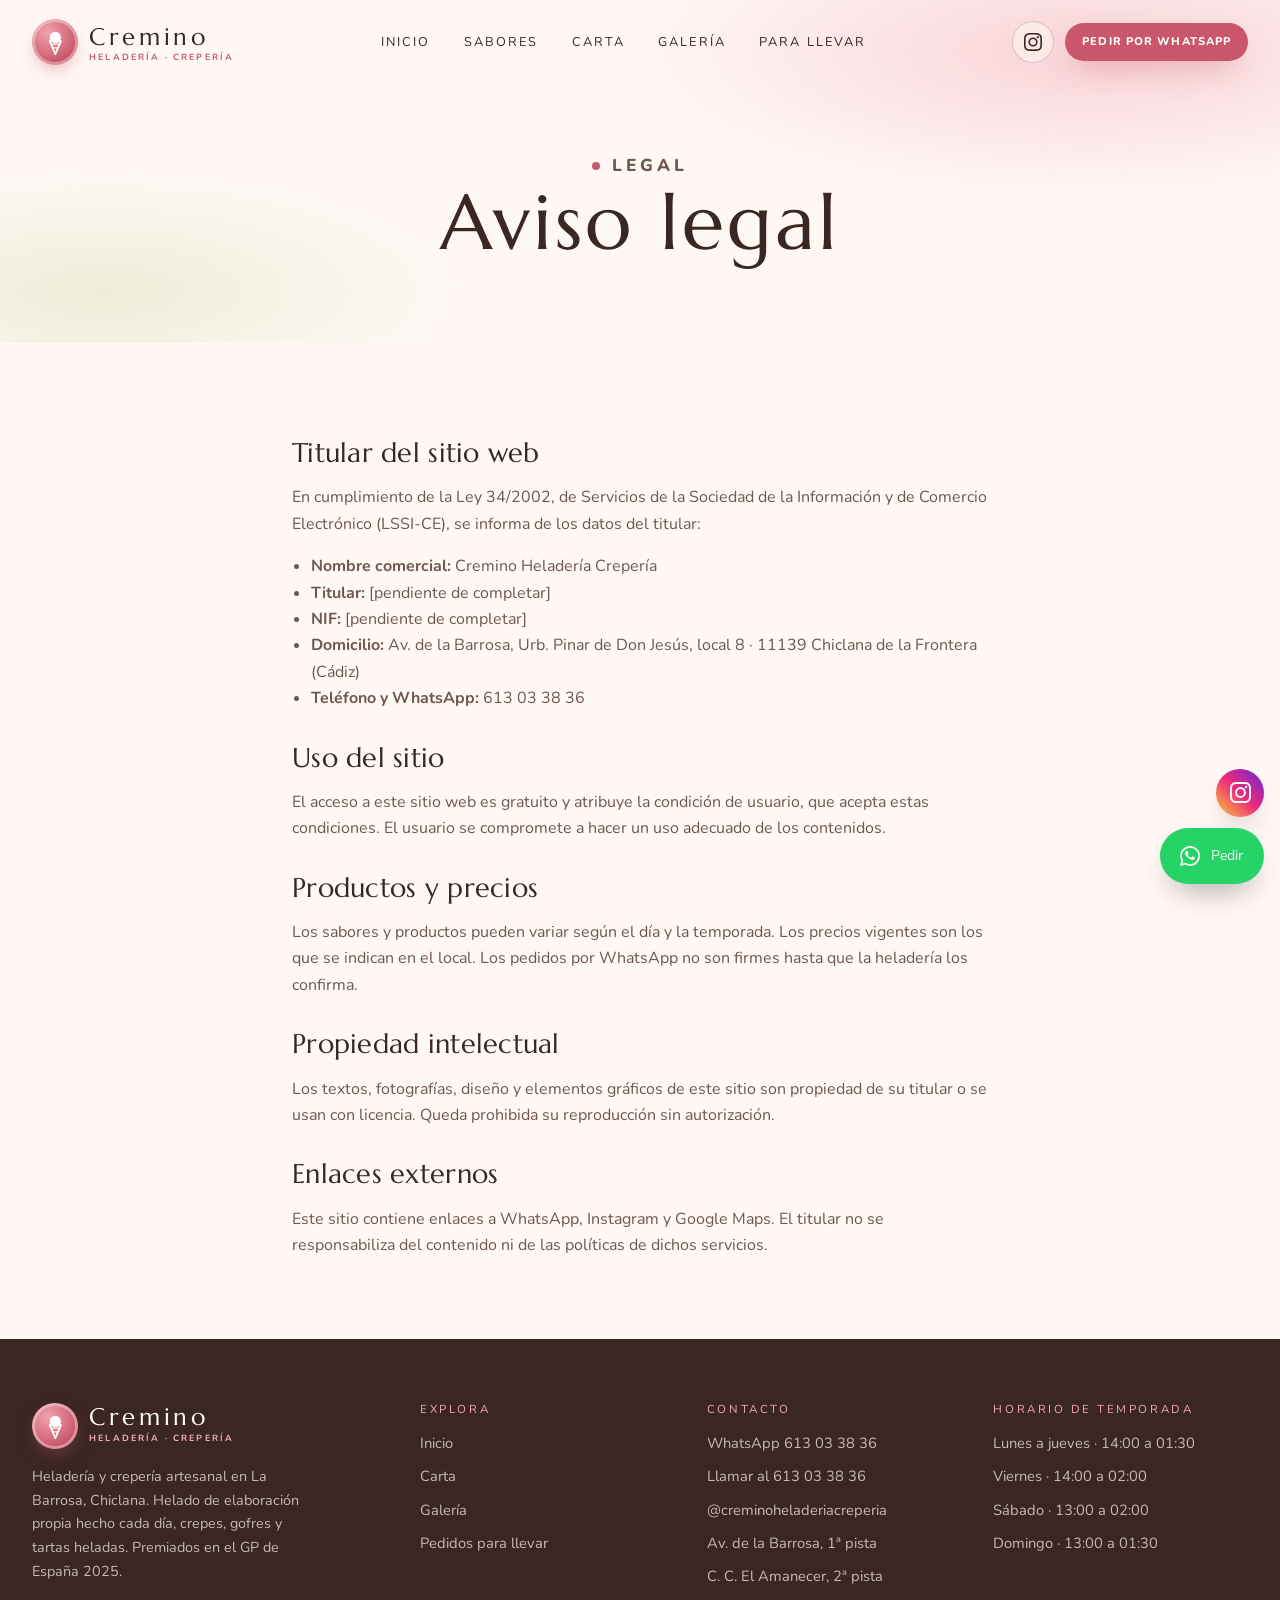
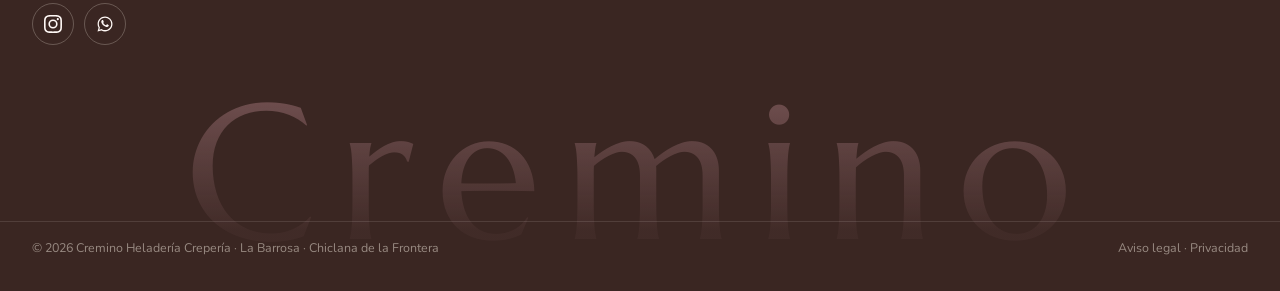
<file: aviso-legal.html>
<!doctype html>
<html lang="es">
<head>
<meta charset="UTF-8" />
<meta name="viewport" content="width=device-width, initial-scale=1" />
<script>document.documentElement.classList.add("js");</script>
<title>Aviso legal | Cremino Heladería Crepería</title>
<meta name="description" content="Aviso legal de la web de Cremino Heladería Crepería, La Barrosa, Chiclana de la Frontera." />
<meta name="robots" content="noindex" />
<meta name="theme-color" content="#c9566b" />
<meta property="og:type" content="website" />
<meta property="og:image" content="https://cremino.vercel.app/assets/img/og-image.jpg" />
<meta property="og:locale" content="es_ES" />
<meta name="twitter:card" content="summary_large_image" />
<link rel="icon" href="/assets/logo/favicon.svg" type="image/svg+xml" />
<link rel="apple-touch-icon" href="/assets/logo/apple-touch-icon.png" />
<link rel="preload" href="assets/fonts/wEO_EBrOk8hQLDvIAF81VvoK.woff2" as="font" type="font/woff2" crossorigin>
<link rel="preload" href="assets/fonts/XRXV3I6Li01BKofINeaB.woff2" as="font" type="font/woff2" crossorigin>
<link rel="stylesheet" href="assets/fonts/fonts.css">
<link rel="stylesheet" href="/css/tokens.css" />
<link rel="stylesheet" href="/css/base.css" />
<link rel="stylesheet" href="/css/components.css" />
<link rel="stylesheet" href="/css/animations.css" />
<link rel="stylesheet" href="/css/cremino.css" />
</head>
<body>
<svg width="0" height="0" style="position:absolute" aria-hidden="true"><symbol id="i-wa" viewBox="0 0 24 24"><path fill="currentColor" d="M12.04 2C6.58 2 2.13 6.45 2.13 11.91c0 1.75.46 3.45 1.32 4.95L2 22l5.25-1.38a9.9 9.9 0 0 0 4.79 1.22h.01c5.46 0 9.91-4.45 9.91-9.91 0-2.65-1.03-5.14-2.9-7.01A9.82 9.82 0 0 0 12.04 2m0 1.67a8.2 8.2 0 0 1 5.83 2.42 8.18 8.18 0 0 1 2.41 5.82c0 4.54-3.7 8.24-8.25 8.24a8.2 8.2 0 0 1-4.19-1.15l-.3-.18-3.12.82.83-3.04-.19-.31a8.18 8.18 0 0 1-1.26-4.37c0-4.55 3.7-8.25 8.24-8.25M8.53 6.7c-.16 0-.42.06-.64.3-.22.24-.85.83-.85 2.02 0 1.19.87 2.34.99 2.5.12.16 1.7 2.72 4.2 3.7 2.07.82 2.49.66 2.94.62.45-.04 1.45-.59 1.65-1.16.2-.57.2-1.06.14-1.16-.06-.1-.22-.16-.46-.28-.24-.12-1.45-.72-1.68-.8-.22-.08-.39-.12-.55.12-.16.24-.63.8-.77.97-.14.16-.28.18-.52.06-.24-.12-1.02-.38-1.94-1.2-.72-.64-1.2-1.43-1.34-1.67-.14-.24-.02-.37.1-.49.11-.11.24-.28.36-.42.12-.14.16-.24.24-.4.08-.16.04-.3-.02-.42-.06-.12-.55-1.32-.75-1.81-.2-.48-.4-.42-.55-.42h-.47Z"/></symbol><symbol id="i-ig" viewBox="0 0 24 24"><path fill="currentColor" d="M12 2.16c3.2 0 3.58.01 4.85.07 1.17.05 1.8.25 2.23.41.56.22.96.48 1.38.9.42.42.68.82.9 1.38.16.42.36 1.06.41 2.23.06 1.27.07 1.65.07 4.85s-.01 3.58-.07 4.85c-.05 1.17-.25 1.8-.41 2.23-.22.56-.48.96-.9 1.38-.42.42-.82.68-1.38.9-.42.16-1.06.36-2.23.41-1.27.06-1.65.07-4.85.07s-3.58-.01-4.85-.07c-1.17-.05-1.8-.25-2.23-.41a3.7 3.7 0 0 1-1.38-.9 3.7 3.7 0 0 1-.9-1.38c-.16-.42-.36-1.06-.41-2.23C2.17 15.58 2.16 15.2 2.16 12s.01-3.58.07-4.85c.05-1.17.25-1.8.41-2.23.22-.56.48-.96.9-1.38.42-.42.82-.68 1.38-.9.42-.16 1.06-.36 2.23-.41C8.42 2.17 8.8 2.16 12 2.16M12 0C8.74 0 8.33.01 7.05.07 5.78.13 4.9.33 4.14.63a5.9 5.9 0 0 0-2.13 1.38A5.9 5.9 0 0 0 .63 4.14C.33 4.9.13 5.78.07 7.05.01 8.33 0 8.74 0 12s.01 3.67.07 4.95c.06 1.27.26 2.15.56 2.91.3.79.72 1.46 1.38 2.13a5.9 5.9 0 0 0 2.13 1.38c.76.3 1.64.5 2.91.56C8.33 23.99 8.74 24 12 24s3.67-.01 4.95-.07c1.27-.06 2.15-.26 2.91-.56a5.9 5.9 0 0 0 2.13-1.38 5.9 5.9 0 0 0 1.38-2.13c.3-.76.5-1.64.56-2.91.06-1.28.07-1.69.07-4.95s-.01-3.67-.07-4.95c-.06-1.27-.26-2.15-.56-2.91a5.9 5.9 0 0 0-1.38-2.13A5.9 5.9 0 0 0 19.86.63C19.1.33 18.22.13 16.95.07 15.67.01 15.26 0 12 0zm0 5.84a6.16 6.16 0 1 0 0 12.32 6.16 6.16 0 0 0 0-12.32zM12 16a4 4 0 1 1 0-8 4 4 0 0 1 0 8zm6.4-11.85a1.44 1.44 0 1 0 0 2.88 1.44 1.44 0 0 0 0-2.88z"/></symbol></svg>

<div class="scroll-progress" aria-hidden="true"></div>

<header class="header">
  <a href="/" class="brand" aria-label="Cremino, inicio"><span class="brand__seal" aria-hidden="true"><svg viewBox="0 0 24 24" aria-hidden="true"><circle cx="12" cy="7.6" r="5.1" fill="currentColor"/><path d="M6.9 10.6h10.2L12 22.6z" fill="none" stroke="currentColor" stroke-width="1.6" stroke-linejoin="round"/><path d="M8.6 13.6h6.8M10 17h4" stroke="currentColor" stroke-width="1.2"/></svg></span><span class="brand__text"><span class="brand__name">Cremino</span><span class="brand__tag">Heladería · Crepería</span></span></a>
  <nav class="header__nav" id="siteNav">
    <a href="/">Inicio</a>
    <a href="/#sabores">Sabores</a>
    <a href="/carta.html">Carta</a>
    <a href="/galeria.html">Galería</a>
    <a href="/pedidos.html">Para llevar</a>
  </nav>
  <div class="header__actions">
    <a class="icon-btn" href="https://www.instagram.com/creminoheladeriacreperia/" target="_blank" rel="noopener" aria-label="Instagram de Cremino"><svg viewBox="0 0 24 24" fill="currentColor" aria-hidden="true"><use href="#i-ig"/></svg></a>
    <a class="btn btn--verde btn--sm" data-wa href="https://api.whatsapp.com/send?phone=34613033836" data-magnetic>Pedir por WhatsApp</a>
    <button class="header__nav-toggle" aria-label="Abrir menú" aria-expanded="false" aria-controls="siteNav"><span></span></button>
  </div>
</header>

<main>
<section class="page-hero">
  <div class="container"><p class="eyebrow">Legal</p><h1>Aviso legal</h1></div>
</section>
<section class="section section--tight">
  <div class="container legal">
    <h2>Titular del sitio web</h2>
    <p>En cumplimiento de la Ley 34/2002, de Servicios de la Sociedad de la Información y de Comercio Electrónico (LSSI-CE), se informa de los datos del titular:</p>
    <ul>
      <li><strong>Nombre comercial:</strong> Cremino Heladería Crepería</li>
      <li><strong>Titular:</strong> [pendiente de completar]</li>
      <li><strong>NIF:</strong> [pendiente de completar]</li>
      <li><strong>Domicilio:</strong> Av. de la Barrosa, Urb. Pinar de Don Jesús, local 8 · 11139 Chiclana de la Frontera (Cádiz)</li>
      <li><strong>Teléfono y WhatsApp:</strong> 613 03 38 36</li>
    </ul>
    <h2>Uso del sitio</h2>
    <p>El acceso a este sitio web es gratuito y atribuye la condición de usuario, que acepta estas condiciones. El usuario se compromete a hacer un uso adecuado de los contenidos.</p>
    <h2>Productos y precios</h2>
    <p>Los sabores y productos pueden variar según el día y la temporada. Los precios vigentes son los que se indican en el local. Los pedidos por WhatsApp no son firmes hasta que la heladería los confirma.</p>
    <h2>Propiedad intelectual</h2>
    <p>Los textos, fotografías, diseño y elementos gráficos de este sitio son propiedad de su titular o se usan con licencia. Queda prohibida su reproducción sin autorización.</p>
    <h2>Enlaces externos</h2>
    <p>Este sitio contiene enlaces a WhatsApp, Instagram y Google Maps. El titular no se responsabiliza del contenido ni de las políticas de dichos servicios.</p>
  </div>
</section>
</main>

<footer class="footer">
  <div class="container footer__grid">
    <div class="footer__brand">
      <a href="/" class="brand"><span class="brand__seal" aria-hidden="true"><svg viewBox="0 0 24 24" aria-hidden="true"><circle cx="12" cy="7.6" r="5.1" fill="currentColor"/><path d="M6.9 10.6h10.2L12 22.6z" fill="none" stroke="currentColor" stroke-width="1.6" stroke-linejoin="round"/><path d="M8.6 13.6h6.8M10 17h4" stroke="currentColor" stroke-width="1.2"/></svg></span><span class="brand__text"><span class="brand__name">Cremino</span><span class="brand__tag">Heladería · Crepería</span></span></a>
      <p>Heladería y crepería artesanal en La Barrosa, Chiclana. Helado de elaboración propia hecho cada día, crepes, gofres y tartas heladas. Premiados en el GP de España 2025.</p>
      <div class="footer__social">
        <a class="icon-btn" href="https://www.instagram.com/creminoheladeriacreperia/" target="_blank" rel="noopener" aria-label="Instagram"><svg viewBox="0 0 24 24" fill="currentColor" aria-hidden="true"><use href="#i-ig"/></svg></a>
        <a class="icon-btn" data-wa href="https://api.whatsapp.com/send?phone=34613033836" aria-label="WhatsApp"><svg class="icon-wa" viewBox="0 0 24 24" aria-hidden="true"><use href="#i-wa"/></svg></a>
      </div>
    </div>
    <div>
      <h4>Explora</h4>
      <ul>
        <li><a href="/">Inicio</a></li>
        <li><a href="/carta.html">Carta</a></li>
        <li><a href="/galeria.html">Galería</a></li>
        <li><a href="/pedidos.html">Pedidos para llevar</a></li>
      </ul>
    </div>
    <div>
      <h4>Contacto</h4>
      <ul>
        <li><a data-wa href="https://api.whatsapp.com/send?phone=34613033836">WhatsApp 613 03 38 36</a></li>
        <li><a href="tel:+34613033836">Llamar al 613 03 38 36</a></li>
        <li><a href="https://www.instagram.com/creminoheladeriacreperia/" target="_blank" rel="noopener">@creminoheladeriacreperia</a></li>
        <li><a href="https://www.google.com/maps/search/?api=1&amp;query=CREMINO+Helader%C3%ADa+Artesanal+La+Barrosa+1%C2%AA+pista+Chiclana" target="_blank" rel="noopener">Av. de la Barrosa, 1ª pista</a></li>
        <li><a href="https://www.google.com/maps/search/?api=1&amp;query=Centro+Comercial+El+Amanecer+La+Barrosa+Chiclana+de+la+Frontera" target="_blank" rel="noopener">C. C. El Amanecer, 2ª pista</a></li>
      </ul>
    </div>
    <div>
      <h4>Horario de temporada</h4>
      <ul>
        <li>Lunes a jueves · 14:00 a 01:30</li>
        <li>Viernes · 14:00 a 02:00</li>
        <li>Sábado · 13:00 a 02:00</li>
        <li>Domingo · 13:00 a 01:30</li>
      </ul>
    </div>
  </div>
  <span class="footer__wordmark" aria-hidden="true">Cremino</span>
  <div class="container footer__bottom">
    <span>© <span data-year></span> Cremino Heladería Crepería · La Barrosa · Chiclana de la Frontera</span>
    <span><a href="/aviso-legal.html">Aviso legal</a> · <a href="/politica-privacidad.html">Privacidad</a></span>
  </div>
</footer>

<div class="float-stack">
  <a class="float-btn float-btn--ig" href="https://www.instagram.com/creminoheladeriacreperia/" target="_blank" rel="noopener" aria-label="Instagram de Cremino"><svg viewBox="0 0 24 24" fill="currentColor" aria-hidden="true"><use href="#i-ig"/></svg></a>
  <a class="float-btn float-btn--wa" data-wa href="https://api.whatsapp.com/send?phone=34613033836" aria-label="Pedir por WhatsApp"><svg class="icon-wa" viewBox="0 0 24 24" aria-hidden="true"><use href="#i-wa"/></svg><span>Pedir</span></a>
</div>

<script src="/js/whatsapp.js" defer></script>
<script src="/js/main.js" defer></script>
</body>
</html>
</file>
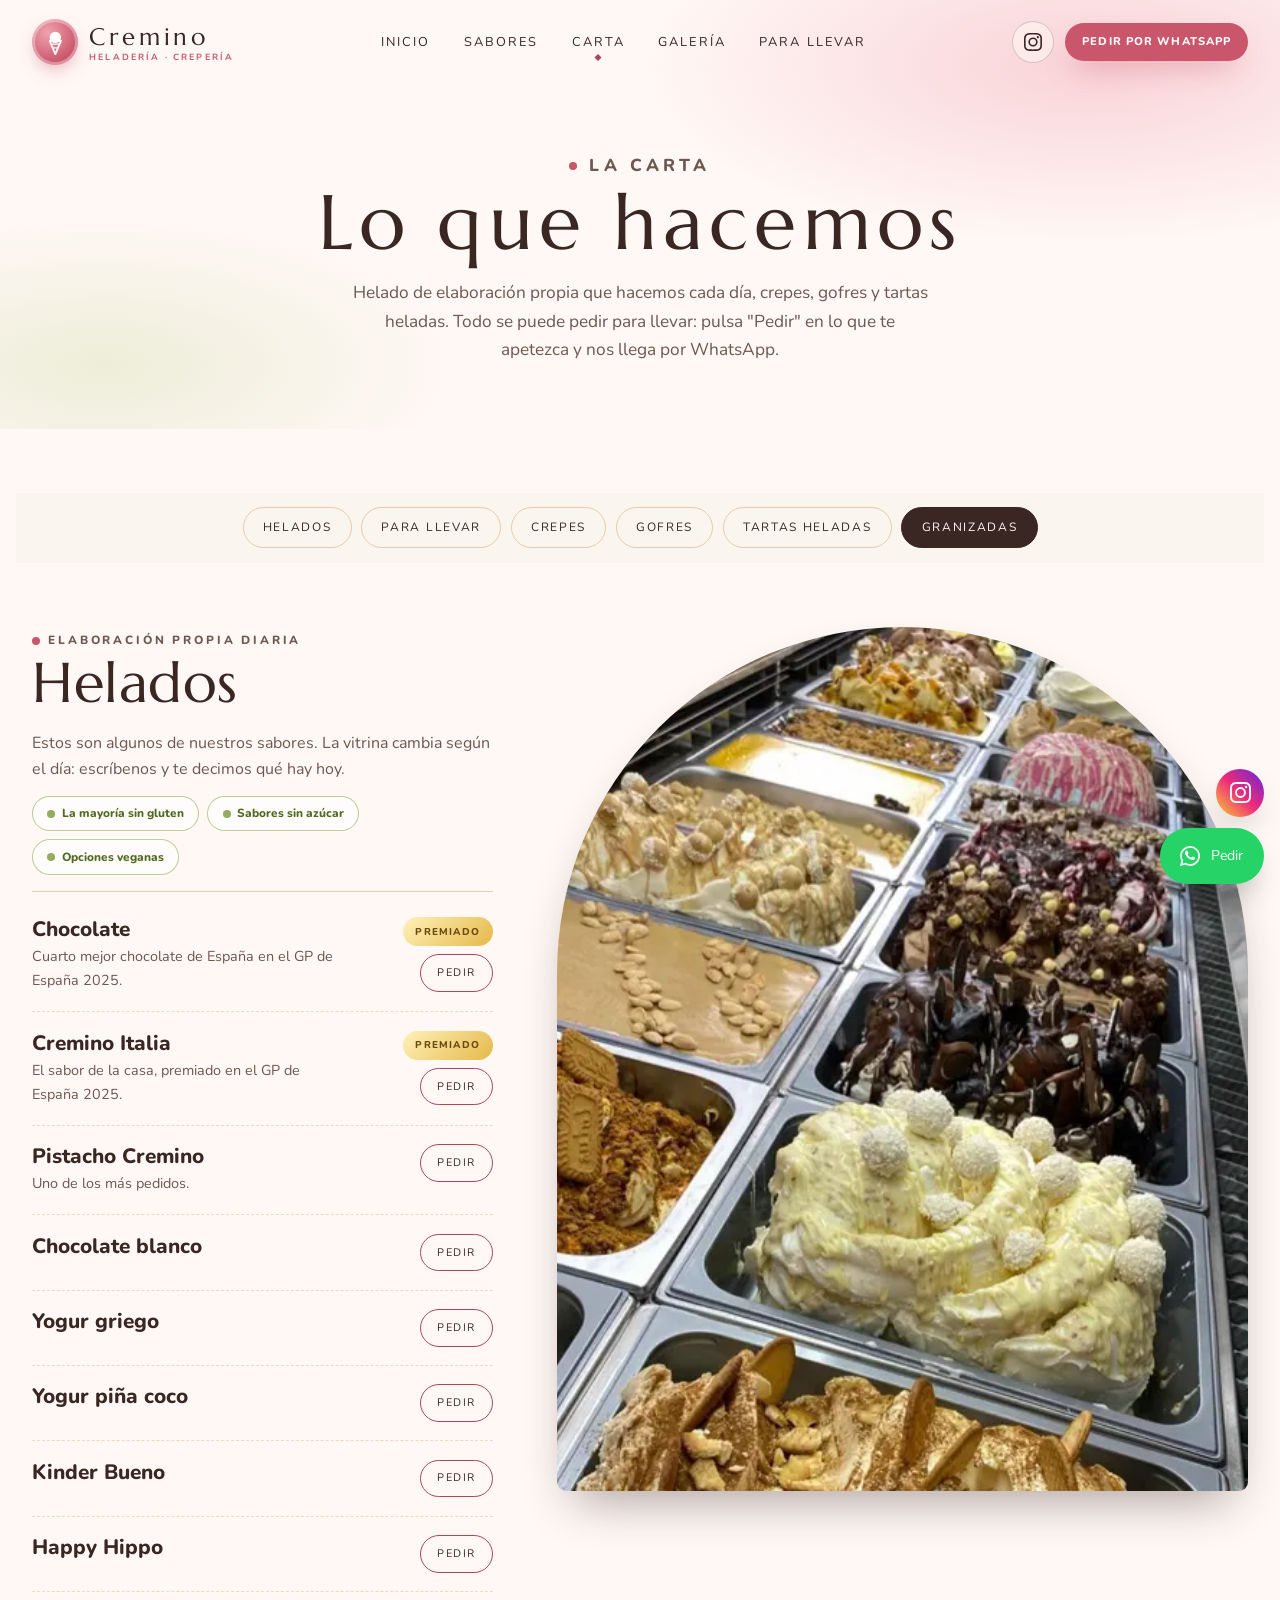
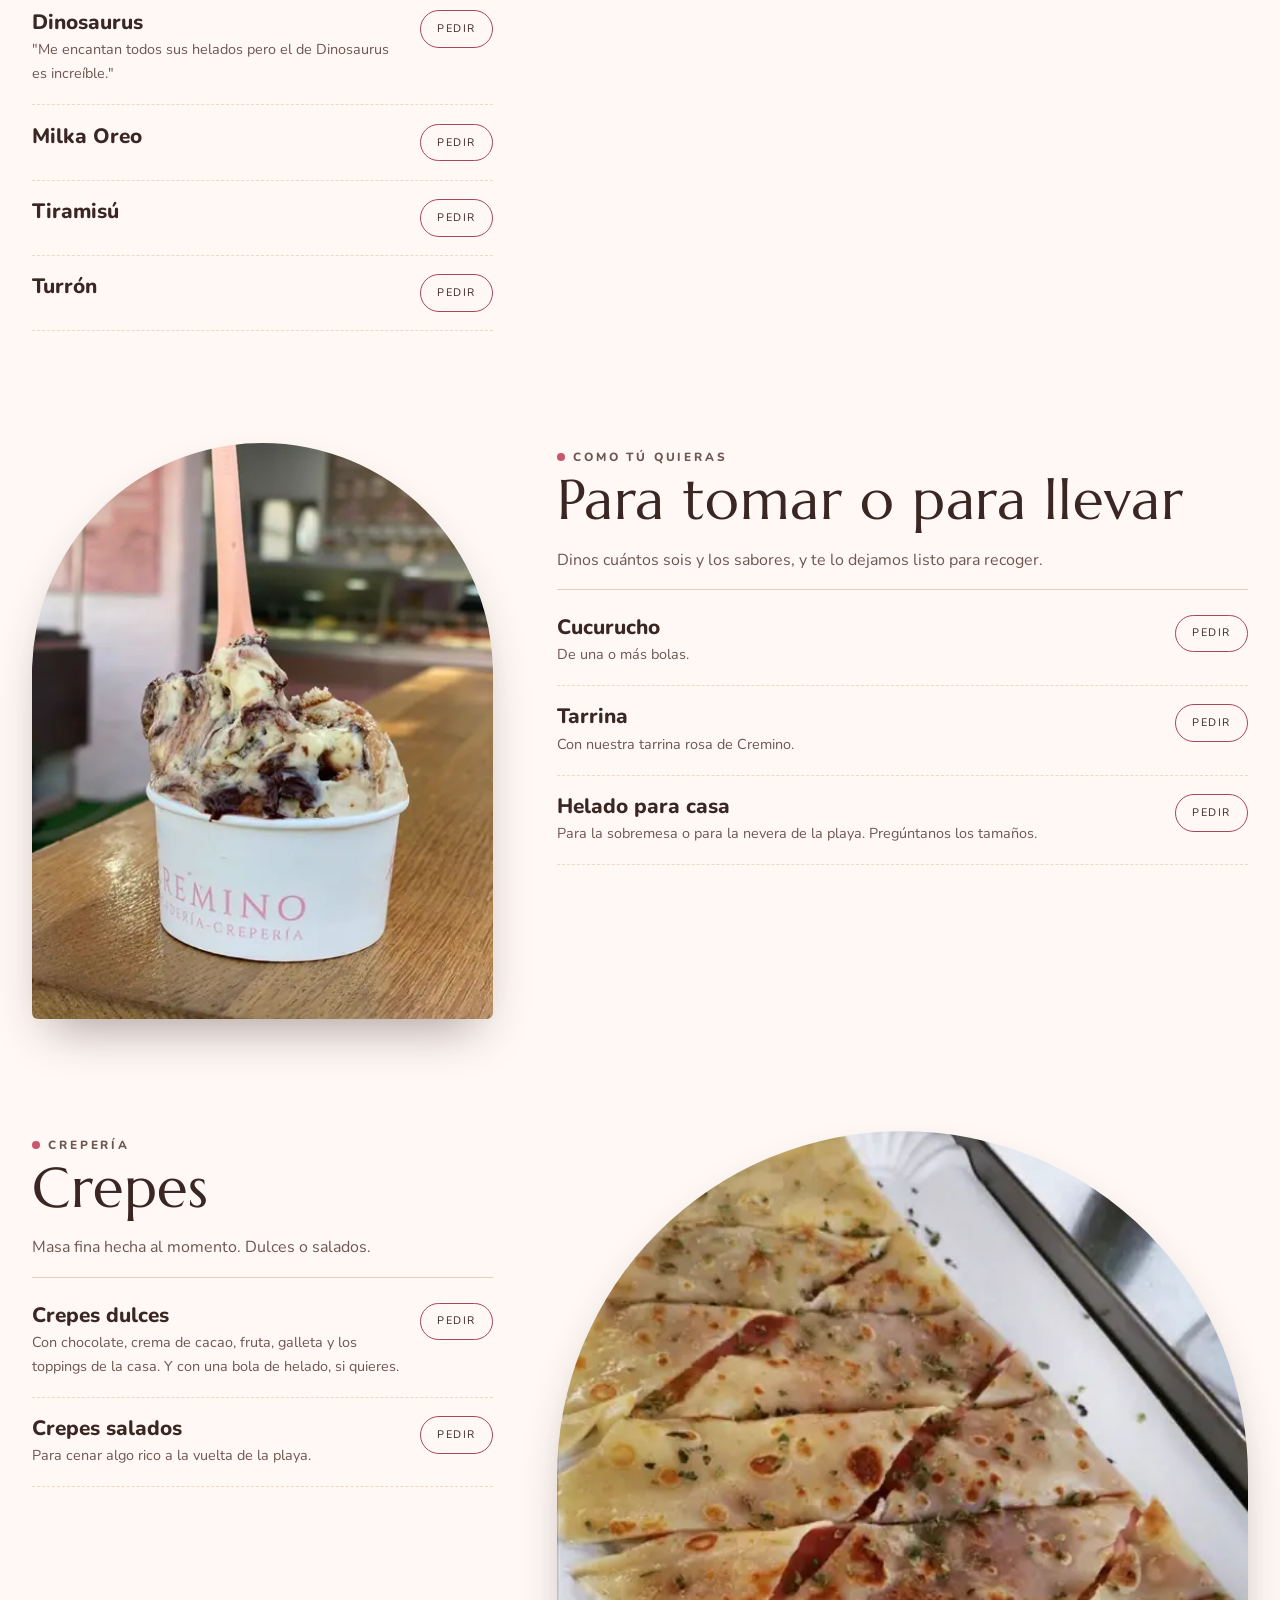
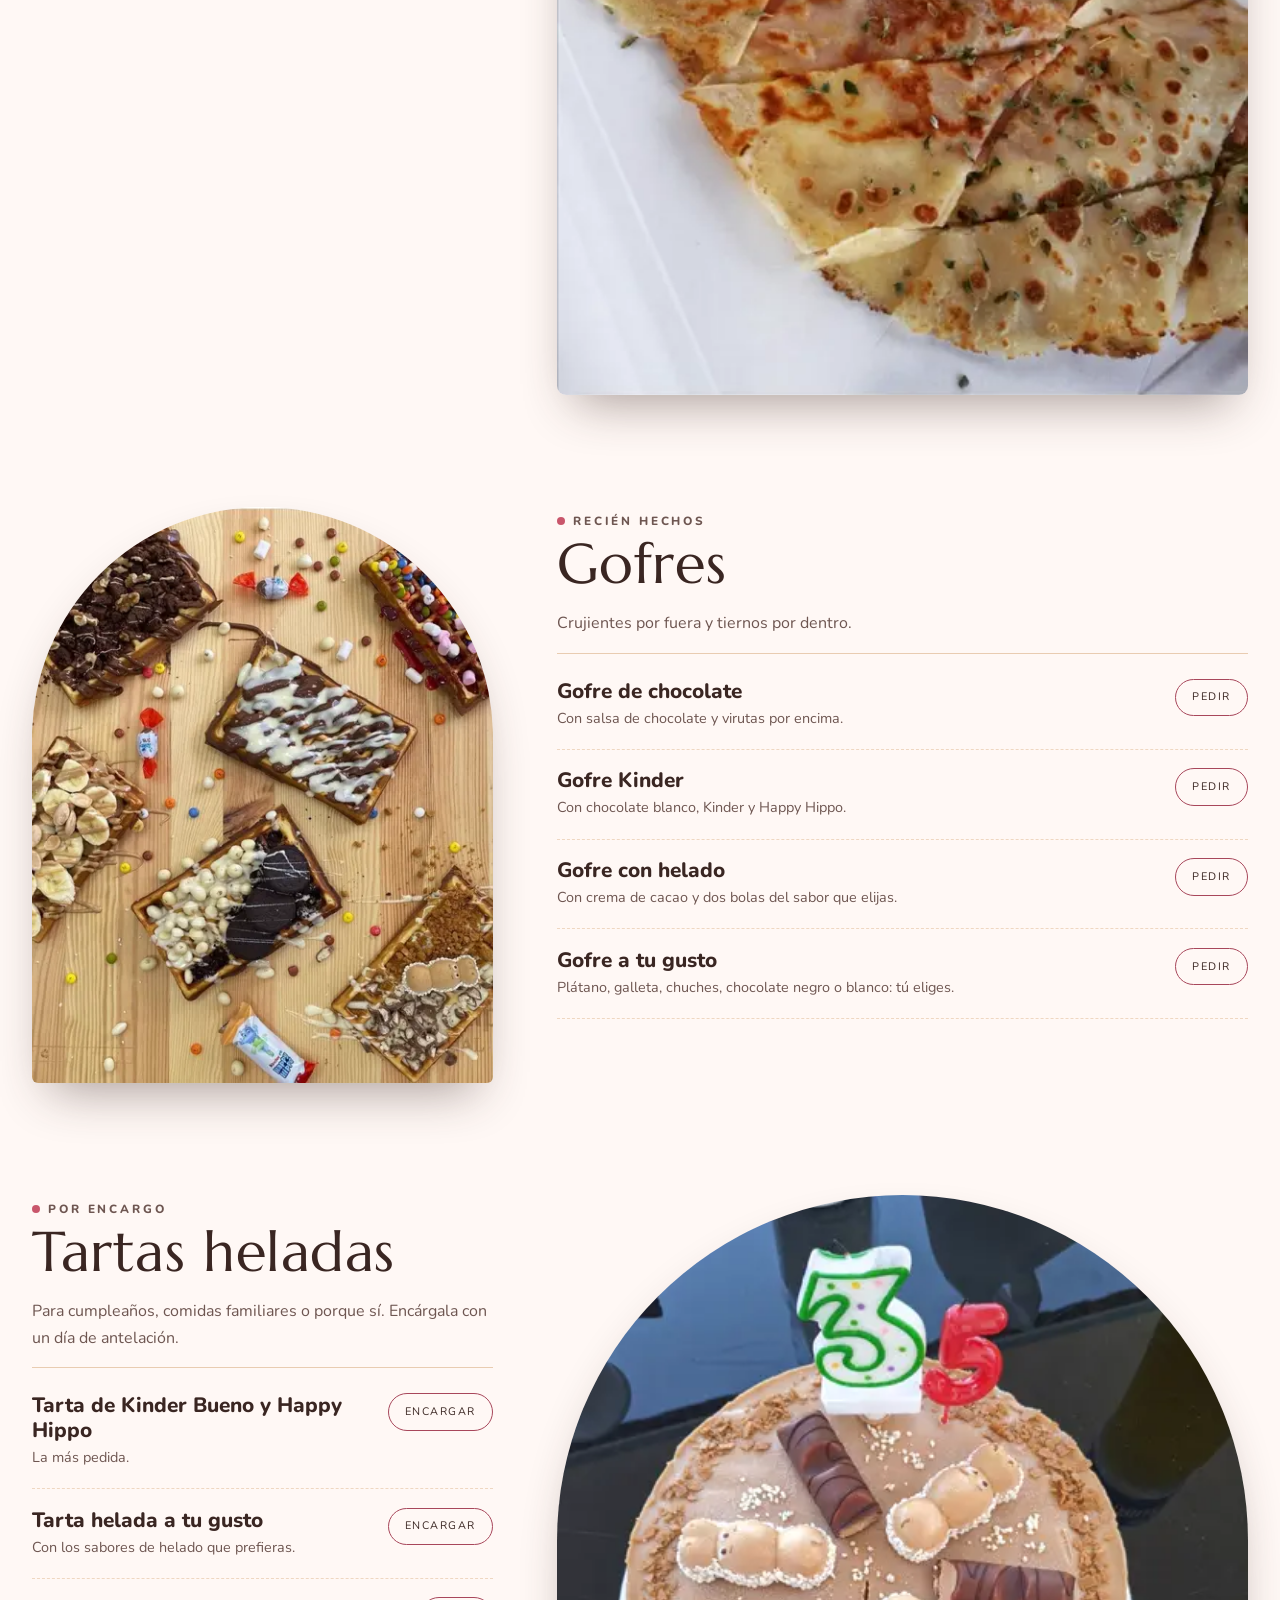
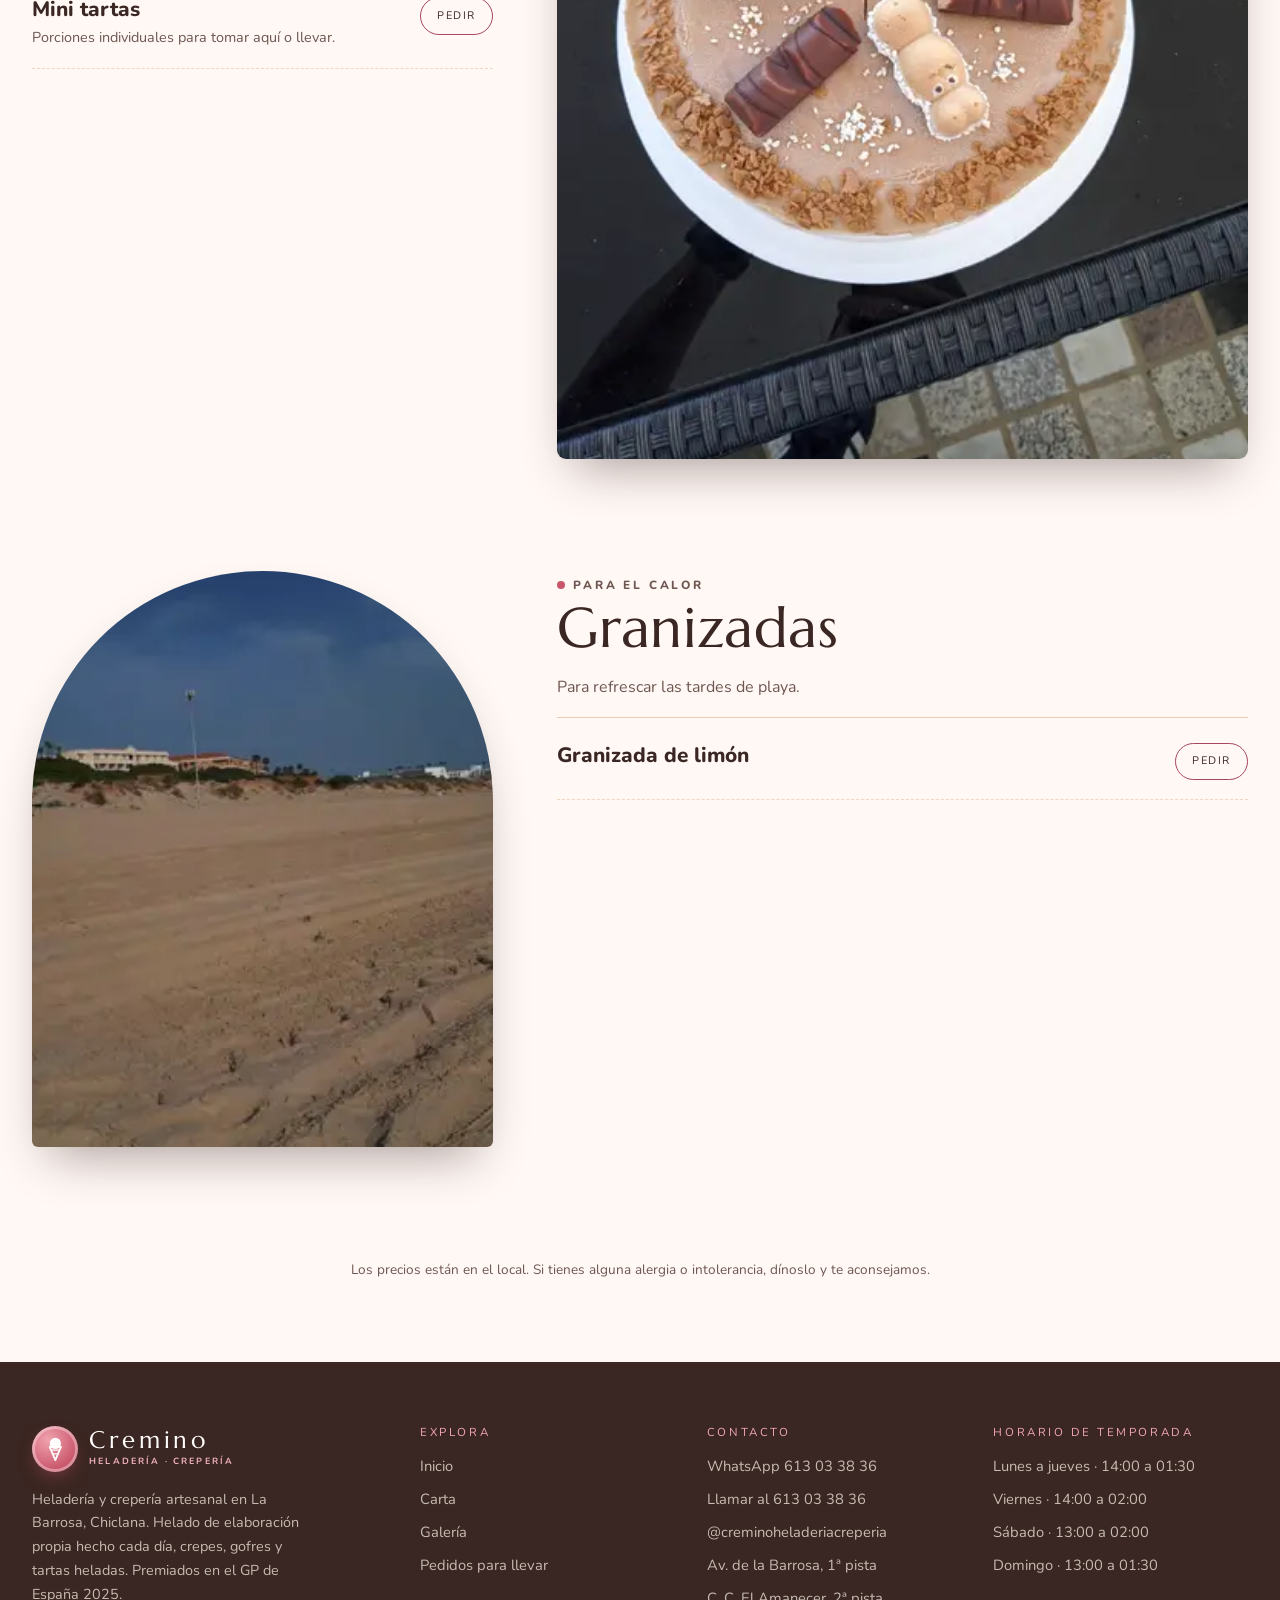
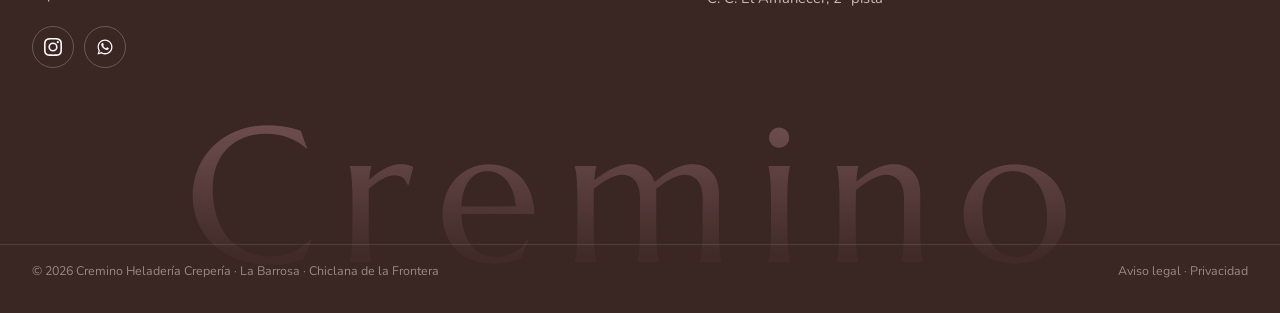
<file: carta.html>
<!doctype html>
<html lang="es">
<head>
<meta charset="UTF-8" />
<meta name="viewport" content="width=device-width, initial-scale=1" />
<script>document.documentElement.classList.add("js");</script>
<title>Carta | Cremino Heladería Crepería, La Barrosa</title>
<meta name="description" content="La carta de Cremino en La Barrosa, Chiclana: helados artesanos de elaboración propia diaria, crepes dulces y salados, gofres, tartas heladas y granizada de limón. Pide para llevar por WhatsApp." />
<link rel="canonical" href="https://cremino.vercel.app/carta.html" />
<meta property="og:title" content="Carta | Cremino Heladería Crepería" />
<meta property="og:description" content="Helados artesanos, crepes, gofres y tartas heladas en La Barrosa, Chiclana. Pide para llevar por WhatsApp." />
<meta name="theme-color" content="#c9566b" />
<meta property="og:type" content="website" />
<meta property="og:image" content="https://cremino.vercel.app/assets/img/og-image.jpg" />
<meta property="og:locale" content="es_ES" />
<meta name="twitter:card" content="summary_large_image" />
<link rel="icon" href="/assets/logo/favicon.svg" type="image/svg+xml" />
<link rel="apple-touch-icon" href="/assets/logo/apple-touch-icon.png" />
<link rel="preload" href="assets/fonts/wEO_EBrOk8hQLDvIAF81VvoK.woff2" as="font" type="font/woff2" crossorigin>
<link rel="preload" href="assets/fonts/XRXV3I6Li01BKofINeaB.woff2" as="font" type="font/woff2" crossorigin>
<link rel="stylesheet" href="assets/fonts/fonts.css">
<link rel="stylesheet" href="/css/tokens.css" />
<link rel="stylesheet" href="/css/base.css" />
<link rel="stylesheet" href="/css/components.css" />
<link rel="stylesheet" href="/css/animations.css" />
<link rel="stylesheet" href="/css/cremino.css" />
</head>
<body>
<svg width="0" height="0" style="position:absolute" aria-hidden="true"><symbol id="i-wa" viewBox="0 0 24 24"><path fill="currentColor" d="M12.04 2C6.58 2 2.13 6.45 2.13 11.91c0 1.75.46 3.45 1.32 4.95L2 22l5.25-1.38a9.9 9.9 0 0 0 4.79 1.22h.01c5.46 0 9.91-4.45 9.91-9.91 0-2.65-1.03-5.14-2.9-7.01A9.82 9.82 0 0 0 12.04 2m0 1.67a8.2 8.2 0 0 1 5.83 2.42 8.18 8.18 0 0 1 2.41 5.82c0 4.54-3.7 8.24-8.25 8.24a8.2 8.2 0 0 1-4.19-1.15l-.3-.18-3.12.82.83-3.04-.19-.31a8.18 8.18 0 0 1-1.26-4.37c0-4.55 3.7-8.25 8.24-8.25M8.53 6.7c-.16 0-.42.06-.64.3-.22.24-.85.83-.85 2.02 0 1.19.87 2.34.99 2.5.12.16 1.7 2.72 4.2 3.7 2.07.82 2.49.66 2.94.62.45-.04 1.45-.59 1.65-1.16.2-.57.2-1.06.14-1.16-.06-.1-.22-.16-.46-.28-.24-.12-1.45-.72-1.68-.8-.22-.08-.39-.12-.55.12-.16.24-.63.8-.77.97-.14.16-.28.18-.52.06-.24-.12-1.02-.38-1.94-1.2-.72-.64-1.2-1.43-1.34-1.67-.14-.24-.02-.37.1-.49.11-.11.24-.28.36-.42.12-.14.16-.24.24-.4.08-.16.04-.3-.02-.42-.06-.12-.55-1.32-.75-1.81-.2-.48-.4-.42-.55-.42h-.47Z"/></symbol><symbol id="i-ig" viewBox="0 0 24 24"><path fill="currentColor" d="M12 2.16c3.2 0 3.58.01 4.85.07 1.17.05 1.8.25 2.23.41.56.22.96.48 1.38.9.42.42.68.82.9 1.38.16.42.36 1.06.41 2.23.06 1.27.07 1.65.07 4.85s-.01 3.58-.07 4.85c-.05 1.17-.25 1.8-.41 2.23-.22.56-.48.96-.9 1.38-.42.42-.82.68-1.38.9-.42.16-1.06.36-2.23.41-1.27.06-1.65.07-4.85.07s-3.58-.01-4.85-.07c-1.17-.05-1.8-.25-2.23-.41a3.7 3.7 0 0 1-1.38-.9 3.7 3.7 0 0 1-.9-1.38c-.16-.42-.36-1.06-.41-2.23C2.17 15.58 2.16 15.2 2.16 12s.01-3.58.07-4.85c.05-1.17.25-1.8.41-2.23.22-.56.48-.96.9-1.38.42-.42.82-.68 1.38-.9.42-.16 1.06-.36 2.23-.41C8.42 2.17 8.8 2.16 12 2.16M12 0C8.74 0 8.33.01 7.05.07 5.78.13 4.9.33 4.14.63a5.9 5.9 0 0 0-2.13 1.38A5.9 5.9 0 0 0 .63 4.14C.33 4.9.13 5.78.07 7.05.01 8.33 0 8.74 0 12s.01 3.67.07 4.95c.06 1.27.26 2.15.56 2.91.3.79.72 1.46 1.38 2.13a5.9 5.9 0 0 0 2.13 1.38c.76.3 1.64.5 2.91.56C8.33 23.99 8.74 24 12 24s3.67-.01 4.95-.07c1.27-.06 2.15-.26 2.91-.56a5.9 5.9 0 0 0 2.13-1.38 5.9 5.9 0 0 0 1.38-2.13c.3-.76.5-1.64.56-2.91.06-1.28.07-1.69.07-4.95s-.01-3.67-.07-4.95c-.06-1.27-.26-2.15-.56-2.91a5.9 5.9 0 0 0-1.38-2.13A5.9 5.9 0 0 0 19.86.63C19.1.33 18.22.13 16.95.07 15.67.01 15.26 0 12 0zm0 5.84a6.16 6.16 0 1 0 0 12.32 6.16 6.16 0 0 0 0-12.32zM12 16a4 4 0 1 1 0-8 4 4 0 0 1 0 8zm6.4-11.85a1.44 1.44 0 1 0 0 2.88 1.44 1.44 0 0 0 0-2.88z"/></symbol></svg>

<div class="scroll-progress" aria-hidden="true"></div>

<header class="header">
  <a href="/" class="brand" aria-label="Cremino, inicio"><span class="brand__seal" aria-hidden="true"><svg viewBox="0 0 24 24" aria-hidden="true"><circle cx="12" cy="7.6" r="5.1" fill="currentColor"/><path d="M6.9 10.6h10.2L12 22.6z" fill="none" stroke="currentColor" stroke-width="1.6" stroke-linejoin="round"/><path d="M8.6 13.6h6.8M10 17h4" stroke="currentColor" stroke-width="1.2"/></svg></span><span class="brand__text"><span class="brand__name">Cremino</span><span class="brand__tag">Heladería · Crepería</span></span></a>
  <nav class="header__nav" id="siteNav">
    <a href="/">Inicio</a>
    <a href="/#sabores">Sabores</a>
    <a href="/carta.html" aria-current="page">Carta</a>
    <a href="/galeria.html">Galería</a>
    <a href="/pedidos.html">Para llevar</a>
  </nav>
  <div class="header__actions">
    <a class="icon-btn" href="https://www.instagram.com/creminoheladeriacreperia/" target="_blank" rel="noopener" aria-label="Instagram de Cremino"><svg viewBox="0 0 24 24" fill="currentColor" aria-hidden="true"><use href="#i-ig"/></svg></a>
    <a class="btn btn--verde btn--sm" data-wa href="https://api.whatsapp.com/send?phone=34613033836" data-magnetic>Pedir por WhatsApp</a>
    <button class="header__nav-toggle" aria-label="Abrir menú" aria-expanded="false" aria-controls="siteNav"><span></span></button>
  </div>
</header>

<main>
<section class="page-hero">
  <div class="container">
    <p class="eyebrow">La carta</p>
    <h1 data-letters>Lo que hacemos</h1>
    <p>Helado de elaboración propia que hacemos cada día, crepes, gofres y tartas heladas. Todo se puede pedir para llevar: pulsa "Pedir" en lo que te apetezca y nos llega por WhatsApp.</p>
  </div>
</section>

<section class="section section--tight">
  <div class="container">
    <nav class="menu-nav" aria-label="Secciones de la carta">
      <a href="#helados">Helados</a><a href="#formatos">Para llevar</a><a href="#crepes">Crepes</a><a href="#gofres">Gofres</a><a href="#tartas">Tartas heladas</a><a href="#bebidas">Granizadas</a>
    </nav>

    <div class="menu-section reveal" id="helados">
      <div class="menu-section__media"><img src="/assets/img/mini/vitrina.webp" alt="Vitrina de helados de Cremino" loading="lazy" decoding="async" /></div>
      <div>
        <div class="menu-section__head"><p class="eyebrow">Elaboración propia diaria</p><h2>Helados</h2><p>Estos son algunos de nuestros sabores. La vitrina cambia según el día: escríbenos y te decimos qué hay hoy.</p>
          <div class="dietas"><span class="dieta">La mayoría sin gluten</span><span class="dieta">Sabores sin azúcar</span><span class="dieta">Opciones veganas</span></div>
        </div>
        <div class="menu-item"><div><div class="menu-item__name">Chocolate</div><p class="menu-item__desc">Cuarto mejor chocolate de España en el GP de España 2025.</p></div><span class="menu-item__end"><span class="menu-item__tag menu-item__tag--oro">Premiado</span><a class="menu-item__book" data-wa data-wa-message="Hola, Cremino. Quería pedir helado de chocolate para llevar." href="https://api.whatsapp.com/send?phone=34613033836">Pedir</a></span></div>
        <div class="menu-item"><div><div class="menu-item__name">Cremino Italia</div><p class="menu-item__desc">El sabor de la casa, premiado en el GP de España 2025.</p></div><span class="menu-item__end"><span class="menu-item__tag menu-item__tag--oro">Premiado</span><a class="menu-item__book" data-wa data-wa-message="Hola, Cremino. Quería pedir helado Cremino Italia para llevar." href="https://api.whatsapp.com/send?phone=34613033836">Pedir</a></span></div>
        <div class="menu-item"><div><div class="menu-item__name">Pistacho Cremino</div><p class="menu-item__desc">Uno de los más pedidos.</p></div><span class="menu-item__end"><a class="menu-item__book" data-wa data-wa-message="Hola, Cremino. Quería pedir helado de pistacho para llevar." href="https://api.whatsapp.com/send?phone=34613033836">Pedir</a></span></div>
        <div class="menu-item"><div><div class="menu-item__name">Chocolate blanco</div></div><span class="menu-item__end"><a class="menu-item__book" data-wa data-wa-message="Hola, Cremino. Quería pedir helado de chocolate blanco para llevar." href="https://api.whatsapp.com/send?phone=34613033836">Pedir</a></span></div>
        <div class="menu-item"><div><div class="menu-item__name">Yogur griego</div></div><span class="menu-item__end"><a class="menu-item__book" data-wa data-wa-message="Hola, Cremino. Quería pedir helado de yogur griego para llevar." href="https://api.whatsapp.com/send?phone=34613033836">Pedir</a></span></div>
        <div class="menu-item"><div><div class="menu-item__name">Yogur piña coco</div></div><span class="menu-item__end"><a class="menu-item__book" data-wa data-wa-message="Hola, Cremino. Quería pedir helado de yogur piña coco para llevar." href="https://api.whatsapp.com/send?phone=34613033836">Pedir</a></span></div>
        <div class="menu-item"><div><div class="menu-item__name">Kinder Bueno</div></div><span class="menu-item__end"><a class="menu-item__book" data-wa data-wa-message="Hola, Cremino. Quería pedir helado de Kinder Bueno para llevar." href="https://api.whatsapp.com/send?phone=34613033836">Pedir</a></span></div>
        <div class="menu-item"><div><div class="menu-item__name">Happy Hippo</div></div><span class="menu-item__end"><a class="menu-item__book" data-wa data-wa-message="Hola, Cremino. Quería pedir helado de Happy Hippo para llevar." href="https://api.whatsapp.com/send?phone=34613033836">Pedir</a></span></div>
        <div class="menu-item"><div><div class="menu-item__name">Dinosaurus</div><p class="menu-item__desc">"Me encantan todos sus helados pero el de Dinosaurus es increíble."</p></div><span class="menu-item__end"><a class="menu-item__book" data-wa data-wa-message="Hola, Cremino. Quería pedir helado de Dinosaurus para llevar." href="https://api.whatsapp.com/send?phone=34613033836">Pedir</a></span></div>
        <div class="menu-item"><div><div class="menu-item__name">Milka Oreo</div></div><span class="menu-item__end"><a class="menu-item__book" data-wa data-wa-message="Hola, Cremino. Quería pedir helado de Milka Oreo para llevar." href="https://api.whatsapp.com/send?phone=34613033836">Pedir</a></span></div>
        <div class="menu-item"><div><div class="menu-item__name">Tiramisú</div></div><span class="menu-item__end"><a class="menu-item__book" data-wa data-wa-message="Hola, Cremino. Quería pedir helado de tiramisú para llevar." href="https://api.whatsapp.com/send?phone=34613033836">Pedir</a></span></div>
        <div class="menu-item"><div><div class="menu-item__name">Turrón</div></div><span class="menu-item__end"><a class="menu-item__book" data-wa data-wa-message="Hola, Cremino. Quería pedir helado de turrón para llevar." href="https://api.whatsapp.com/send?phone=34613033836">Pedir</a></span></div>
      </div>
    </div>

    <div class="menu-section reveal" id="formatos">
      <div class="menu-section__media"><img src="/assets/img/mini/tiramisu-donetes.webp" alt="Tarrina de Cremino con helado de tiramisú y donetes" loading="lazy" decoding="async" /></div>
      <div>
        <div class="menu-section__head"><p class="eyebrow">Como tú quieras</p><h2>Para tomar o para llevar</h2><p>Dinos cuántos sois y los sabores, y te lo dejamos listo para recoger.</p></div>
        <div class="menu-item"><div><div class="menu-item__name">Cucurucho</div><p class="menu-item__desc">De una o más bolas.</p></div><span class="menu-item__end"><a class="menu-item__book" data-wa data-wa-message="Hola, Cremino. Quería pedir cucuruchos para llevar." href="https://api.whatsapp.com/send?phone=34613033836">Pedir</a></span></div>
        <div class="menu-item"><div><div class="menu-item__name">Tarrina</div><p class="menu-item__desc">Con nuestra tarrina rosa de Cremino.</p></div><span class="menu-item__end"><a class="menu-item__book" data-wa data-wa-message="Hola, Cremino. Quería pedir tarrinas de helado para llevar." href="https://api.whatsapp.com/send?phone=34613033836">Pedir</a></span></div>
        <div class="menu-item"><div><div class="menu-item__name">Helado para casa</div><p class="menu-item__desc">Para la sobremesa o para la nevera de la playa. Pregúntanos los tamaños.</p></div><span class="menu-item__end"><a class="menu-item__book" data-wa data-wa-message="Hola, Cremino. Quería llevarme helado a casa. ¿Qué tamaños tenéis?" href="https://api.whatsapp.com/send?phone=34613033836">Pedir</a></span></div>
      </div>
    </div>

    <div class="menu-section reveal" id="crepes">
      <div class="menu-section__media"><img src="/assets/img/mini/crepe-salado.webp" alt="Crepe salado cortado en triángulos" loading="lazy" decoding="async" /></div>
      <div>
        <div class="menu-section__head"><p class="eyebrow">Crepería</p><h2>Crepes</h2><p>Masa fina hecha al momento. Dulces o salados.</p></div>
        <div class="menu-item"><div><div class="menu-item__name">Crepes dulces</div><p class="menu-item__desc">Con chocolate, crema de cacao, fruta, galleta y los toppings de la casa. Y con una bola de helado, si quieres.</p></div><span class="menu-item__end"><a class="menu-item__book" data-wa data-wa-message="Hola, Cremino. Quería pedir crepes dulces para llevar." href="https://api.whatsapp.com/send?phone=34613033836">Pedir</a></span></div>
        <div class="menu-item"><div><div class="menu-item__name">Crepes salados</div><p class="menu-item__desc">Para cenar algo rico a la vuelta de la playa.</p></div><span class="menu-item__end"><a class="menu-item__book" data-wa data-wa-message="Hola, Cremino. Quería pedir crepes salados para llevar." href="https://api.whatsapp.com/send?phone=34613033836">Pedir</a></span></div>
      </div>
    </div>

    <div class="menu-section reveal" id="gofres">
      <div class="menu-section__media"><img src="/assets/img/mini/gofres-variados.webp" alt="Gofres con distintos toppings" loading="lazy" decoding="async" /></div>
      <div>
        <div class="menu-section__head"><p class="eyebrow">Recién hechos</p><h2>Gofres</h2><p>Crujientes por fuera y tiernos por dentro.</p></div>
        <div class="menu-item"><div><div class="menu-item__name">Gofre de chocolate</div><p class="menu-item__desc">Con salsa de chocolate y virutas por encima.</p></div><span class="menu-item__end"><a class="menu-item__book" data-wa data-wa-message="Hola, Cremino. Quería pedir un gofre de chocolate para llevar." href="https://api.whatsapp.com/send?phone=34613033836">Pedir</a></span></div>
        <div class="menu-item"><div><div class="menu-item__name">Gofre Kinder</div><p class="menu-item__desc">Con chocolate blanco, Kinder y Happy Hippo.</p></div><span class="menu-item__end"><a class="menu-item__book" data-wa data-wa-message="Hola, Cremino. Quería pedir un gofre Kinder para llevar." href="https://api.whatsapp.com/send?phone=34613033836">Pedir</a></span></div>
        <div class="menu-item"><div><div class="menu-item__name">Gofre con helado</div><p class="menu-item__desc">Con crema de cacao y dos bolas del sabor que elijas.</p></div><span class="menu-item__end"><a class="menu-item__book" data-wa data-wa-message="Hola, Cremino. Quería pedir un gofre con helado para llevar." href="https://api.whatsapp.com/send?phone=34613033836">Pedir</a></span></div>
        <div class="menu-item"><div><div class="menu-item__name">Gofre a tu gusto</div><p class="menu-item__desc">Plátano, galleta, chuches, chocolate negro o blanco: tú eliges.</p></div><span class="menu-item__end"><a class="menu-item__book" data-wa data-wa-message="Hola, Cremino. Quería pedir un gofre para llevar con estos toppings:" href="https://api.whatsapp.com/send?phone=34613033836">Pedir</a></span></div>
      </div>
    </div>

    <div class="menu-section reveal" id="tartas">
      <div class="menu-section__media"><img src="/assets/img/mini/tarta-happy-hippo.webp" alt="Tarta helada de Kinder Bueno y Happy Hippo" loading="lazy" decoding="async" /></div>
      <div>
        <div class="menu-section__head"><p class="eyebrow">Por encargo</p><h2>Tartas heladas</h2><p>Para cumpleaños, comidas familiares o porque sí. Encárgala con un día de antelación.</p></div>
        <div class="menu-item"><div><div class="menu-item__name">Tarta de Kinder Bueno y Happy Hippo</div><p class="menu-item__desc">La más pedida.</p></div><span class="menu-item__end"><a class="menu-item__book" data-wa data-wa-message="Hola, Cremino. Quería encargar una tarta helada de Kinder Bueno y Happy Hippo." href="https://api.whatsapp.com/send?phone=34613033836">Encargar</a></span></div>
        <div class="menu-item"><div><div class="menu-item__name">Tarta helada a tu gusto</div><p class="menu-item__desc">Con los sabores de helado que prefieras.</p></div><span class="menu-item__end"><a class="menu-item__book" data-wa data-wa-message="Hola, Cremino. Quería encargar una tarta helada con estos sabores:" href="https://api.whatsapp.com/send?phone=34613033836">Encargar</a></span></div>
        <div class="menu-item"><div><div class="menu-item__name">Mini tartas</div><p class="menu-item__desc">Porciones individuales para tomar aquí o llevar.</p></div><span class="menu-item__end"><a class="menu-item__book" data-wa data-wa-message="Hola, Cremino. Quería pedir mini tartas heladas para llevar." href="https://api.whatsapp.com/send?phone=34613033836">Pedir</a></span></div>
      </div>
    </div>

    <div class="menu-section reveal" id="bebidas">
      <div class="menu-section__media"><img src="/assets/img/mini/playa-barrosa.webp" alt="Playa de La Barrosa" loading="lazy" decoding="async" /></div>
      <div>
        <div class="menu-section__head"><p class="eyebrow">Para el calor</p><h2>Granizadas</h2><p>Para refrescar las tardes de playa.</p></div>
        <div class="menu-item"><div><div class="menu-item__name">Granizada de limón</div></div><span class="menu-item__end"><a class="menu-item__book" data-wa data-wa-message="Hola, Cremino. Quería pedir granizada de limón para llevar." href="https://api.whatsapp.com/send?phone=34613033836">Pedir</a></span></div>
      </div>
    </div>

    <p class="menu-note">Los precios están en el local. Si tienes alguna alergia o intolerancia, dínoslo y te aconsejamos.</p>
  </div>
</section>
</main>

<footer class="footer">
  <div class="container footer__grid">
    <div class="footer__brand">
      <a href="/" class="brand"><span class="brand__seal" aria-hidden="true"><svg viewBox="0 0 24 24" aria-hidden="true"><circle cx="12" cy="7.6" r="5.1" fill="currentColor"/><path d="M6.9 10.6h10.2L12 22.6z" fill="none" stroke="currentColor" stroke-width="1.6" stroke-linejoin="round"/><path d="M8.6 13.6h6.8M10 17h4" stroke="currentColor" stroke-width="1.2"/></svg></span><span class="brand__text"><span class="brand__name">Cremino</span><span class="brand__tag">Heladería · Crepería</span></span></a>
      <p>Heladería y crepería artesanal en La Barrosa, Chiclana. Helado de elaboración propia hecho cada día, crepes, gofres y tartas heladas. Premiados en el GP de España 2025.</p>
      <div class="footer__social">
        <a class="icon-btn" href="https://www.instagram.com/creminoheladeriacreperia/" target="_blank" rel="noopener" aria-label="Instagram"><svg viewBox="0 0 24 24" fill="currentColor" aria-hidden="true"><use href="#i-ig"/></svg></a>
        <a class="icon-btn" data-wa href="https://api.whatsapp.com/send?phone=34613033836" aria-label="WhatsApp"><svg class="icon-wa" viewBox="0 0 24 24" aria-hidden="true"><use href="#i-wa"/></svg></a>
      </div>
    </div>
    <div>
      <h4>Explora</h4>
      <ul>
        <li><a href="/">Inicio</a></li>
        <li><a href="/carta.html">Carta</a></li>
        <li><a href="/galeria.html">Galería</a></li>
        <li><a href="/pedidos.html">Pedidos para llevar</a></li>
      </ul>
    </div>
    <div>
      <h4>Contacto</h4>
      <ul>
        <li><a data-wa href="https://api.whatsapp.com/send?phone=34613033836">WhatsApp 613 03 38 36</a></li>
        <li><a href="tel:+34613033836">Llamar al 613 03 38 36</a></li>
        <li><a href="https://www.instagram.com/creminoheladeriacreperia/" target="_blank" rel="noopener">@creminoheladeriacreperia</a></li>
        <li><a href="https://www.google.com/maps/search/?api=1&amp;query=CREMINO+Helader%C3%ADa+Artesanal+La+Barrosa+1%C2%AA+pista+Chiclana" target="_blank" rel="noopener">Av. de la Barrosa, 1ª pista</a></li>
        <li><a href="https://www.google.com/maps/search/?api=1&amp;query=Centro+Comercial+El+Amanecer+La+Barrosa+Chiclana+de+la+Frontera" target="_blank" rel="noopener">C. C. El Amanecer, 2ª pista</a></li>
      </ul>
    </div>
    <div>
      <h4>Horario de temporada</h4>
      <ul>
        <li>Lunes a jueves · 14:00 a 01:30</li>
        <li>Viernes · 14:00 a 02:00</li>
        <li>Sábado · 13:00 a 02:00</li>
        <li>Domingo · 13:00 a 01:30</li>
      </ul>
    </div>
  </div>
  <span class="footer__wordmark" aria-hidden="true">Cremino</span>
  <div class="container footer__bottom">
    <span>© <span data-year></span> Cremino Heladería Crepería · La Barrosa · Chiclana de la Frontera</span>
    <span><a href="/aviso-legal.html">Aviso legal</a> · <a href="/politica-privacidad.html">Privacidad</a></span>
  </div>
</footer>

<div class="float-stack">
  <a class="float-btn float-btn--ig" href="https://www.instagram.com/creminoheladeriacreperia/" target="_blank" rel="noopener" aria-label="Instagram de Cremino"><svg viewBox="0 0 24 24" fill="currentColor" aria-hidden="true"><use href="#i-ig"/></svg></a>
  <a class="float-btn float-btn--wa" data-wa href="https://api.whatsapp.com/send?phone=34613033836" aria-label="Pedir por WhatsApp"><svg class="icon-wa" viewBox="0 0 24 24" aria-hidden="true"><use href="#i-wa"/></svg><span>Pedir</span></a>
</div>

<script src="/js/whatsapp.js" defer></script>
<script src="/js/main.js" defer></script>
</body>
</html>
</file>
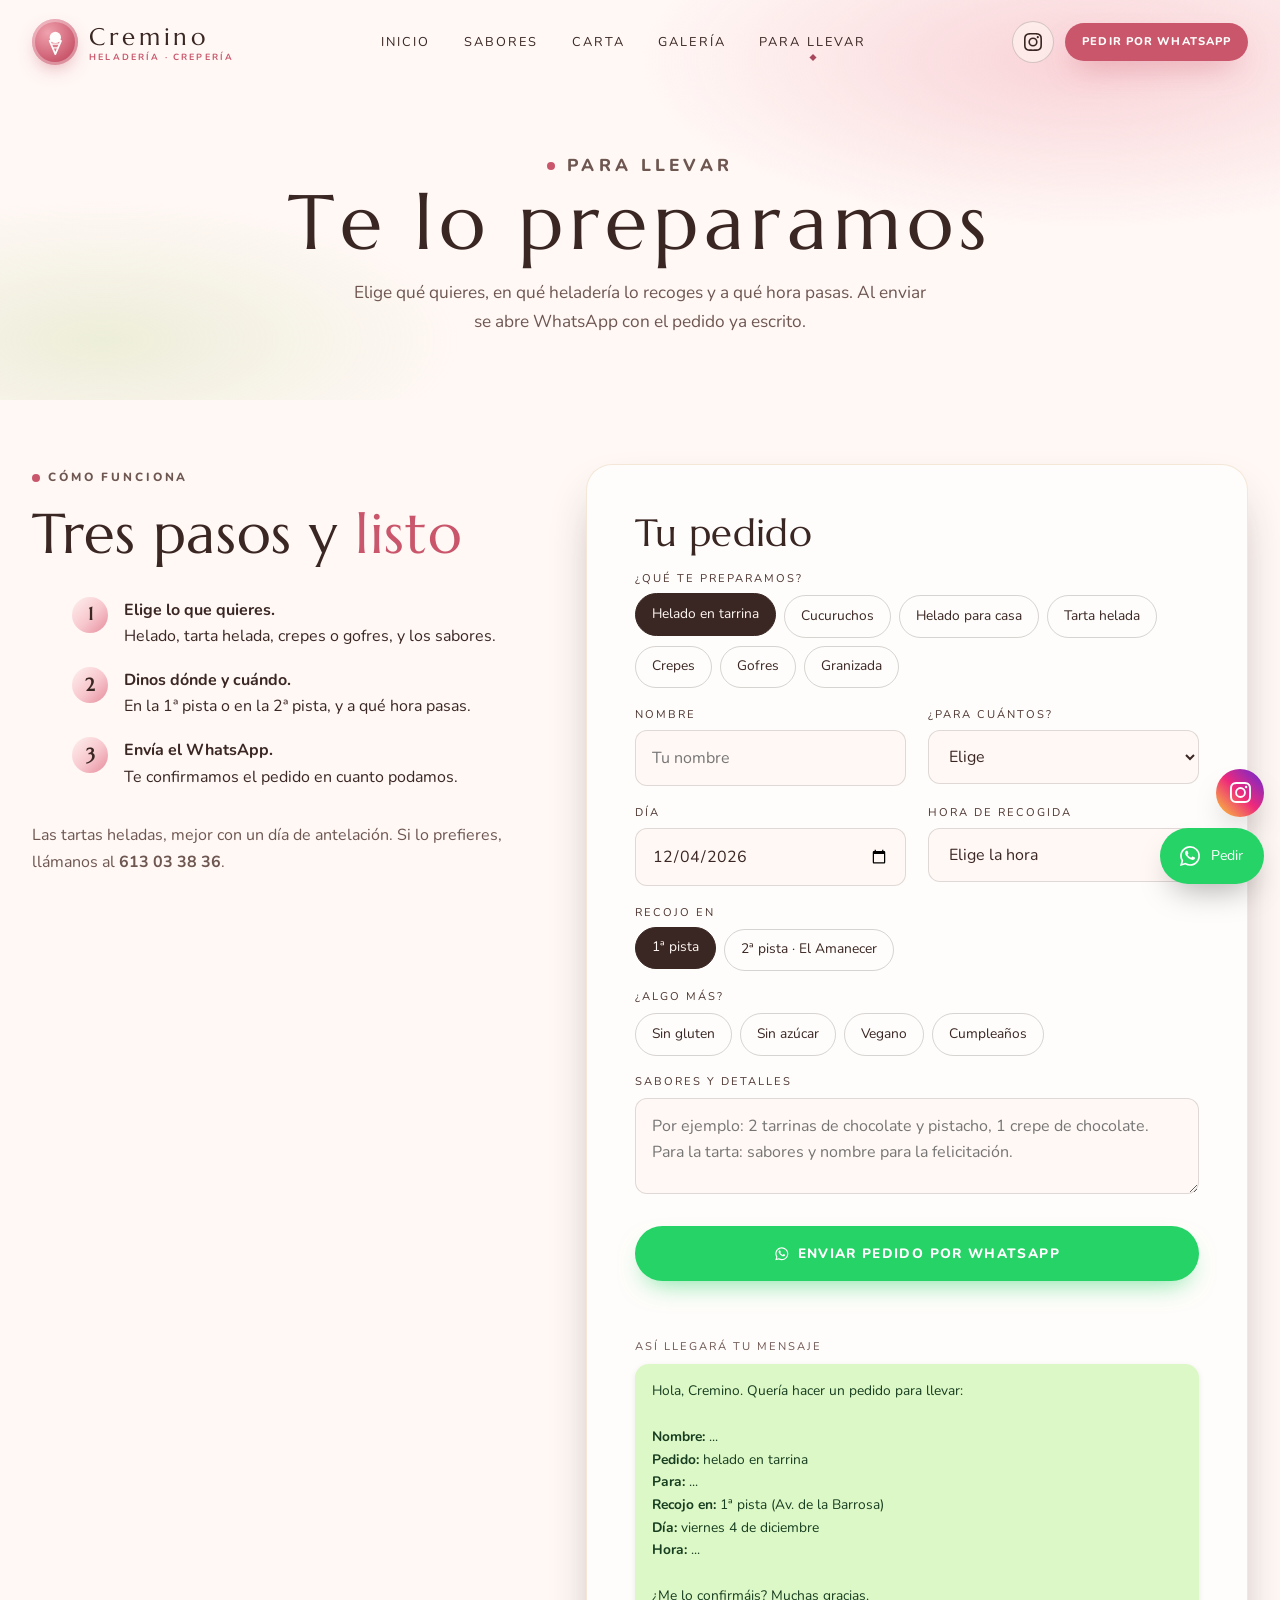
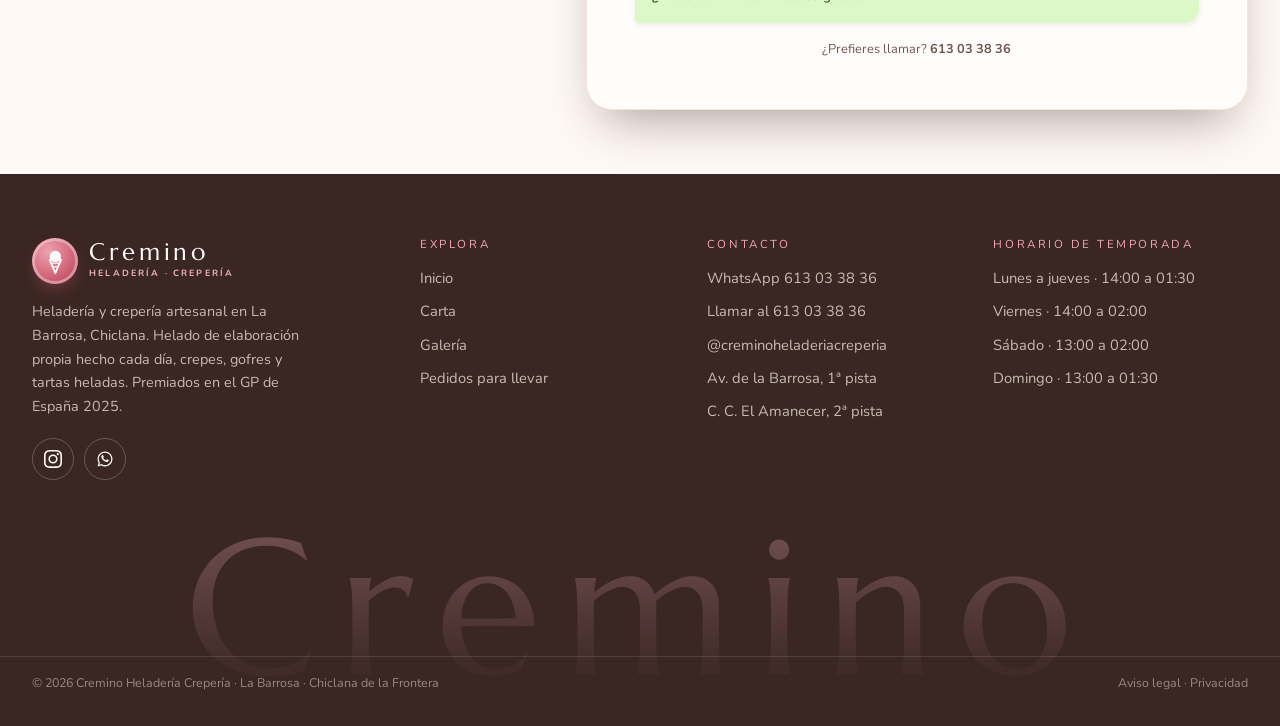
<file: pedidos.html>
<!doctype html>
<html lang="es">
<head>
<meta charset="UTF-8" />
<meta name="viewport" content="width=device-width, initial-scale=1" />
<script>document.documentElement.classList.add("js");</script>
<title>Pedidos para llevar | Cremino Heladería Crepería</title>
<meta name="description" content="Pide para llevar en Cremino, La Barrosa (Chiclana): helado en tarrina, tartas heladas por encargo, crepes y gofres. Elige qué quieres y a qué hora pasas, y nos llega por WhatsApp." />
<link rel="canonical" href="https://cremino.vercel.app/pedidos.html" />
<meta property="og:title" content="Pedidos para llevar | Cremino" />
<meta property="og:description" content="Helado, tartas heladas, crepes y gofres para llevar en La Barrosa. Pídelo por WhatsApp." />
<meta name="theme-color" content="#c9566b" />
<meta property="og:type" content="website" />
<meta property="og:image" content="https://cremino.vercel.app/assets/img/og-image.jpg" />
<meta property="og:locale" content="es_ES" />
<meta name="twitter:card" content="summary_large_image" />
<link rel="icon" href="/assets/logo/favicon.svg" type="image/svg+xml" />
<link rel="apple-touch-icon" href="/assets/logo/apple-touch-icon.png" />
<link rel="preload" href="assets/fonts/wEO_EBrOk8hQLDvIAF81VvoK.woff2" as="font" type="font/woff2" crossorigin>
<link rel="preload" href="assets/fonts/XRXV3I6Li01BKofINeaB.woff2" as="font" type="font/woff2" crossorigin>
<link rel="stylesheet" href="assets/fonts/fonts.css">
<link rel="stylesheet" href="/css/tokens.css" />
<link rel="stylesheet" href="/css/base.css" />
<link rel="stylesheet" href="/css/components.css" />
<link rel="stylesheet" href="/css/animations.css" />
<link rel="stylesheet" href="/css/cremino.css" />
</head>
<body>
<svg width="0" height="0" style="position:absolute" aria-hidden="true"><symbol id="i-wa" viewBox="0 0 24 24"><path fill="currentColor" d="M12.04 2C6.58 2 2.13 6.45 2.13 11.91c0 1.75.46 3.45 1.32 4.95L2 22l5.25-1.38a9.9 9.9 0 0 0 4.79 1.22h.01c5.46 0 9.91-4.45 9.91-9.91 0-2.65-1.03-5.14-2.9-7.01A9.82 9.82 0 0 0 12.04 2m0 1.67a8.2 8.2 0 0 1 5.83 2.42 8.18 8.18 0 0 1 2.41 5.82c0 4.54-3.7 8.24-8.25 8.24a8.2 8.2 0 0 1-4.19-1.15l-.3-.18-3.12.82.83-3.04-.19-.31a8.18 8.18 0 0 1-1.26-4.37c0-4.55 3.7-8.25 8.24-8.25M8.53 6.7c-.16 0-.42.06-.64.3-.22.24-.85.83-.85 2.02 0 1.19.87 2.34.99 2.5.12.16 1.7 2.72 4.2 3.7 2.07.82 2.49.66 2.94.62.45-.04 1.45-.59 1.65-1.16.2-.57.2-1.06.14-1.16-.06-.1-.22-.16-.46-.28-.24-.12-1.45-.72-1.68-.8-.22-.08-.39-.12-.55.12-.16.24-.63.8-.77.97-.14.16-.28.18-.52.06-.24-.12-1.02-.38-1.94-1.2-.72-.64-1.2-1.43-1.34-1.67-.14-.24-.02-.37.1-.49.11-.11.24-.28.36-.42.12-.14.16-.24.24-.4.08-.16.04-.3-.02-.42-.06-.12-.55-1.32-.75-1.81-.2-.48-.4-.42-.55-.42h-.47Z"/></symbol><symbol id="i-ig" viewBox="0 0 24 24"><path fill="currentColor" d="M12 2.16c3.2 0 3.58.01 4.85.07 1.17.05 1.8.25 2.23.41.56.22.96.48 1.38.9.42.42.68.82.9 1.38.16.42.36 1.06.41 2.23.06 1.27.07 1.65.07 4.85s-.01 3.58-.07 4.85c-.05 1.17-.25 1.8-.41 2.23-.22.56-.48.96-.9 1.38-.42.42-.82.68-1.38.9-.42.16-1.06.36-2.23.41-1.27.06-1.65.07-4.85.07s-3.58-.01-4.85-.07c-1.17-.05-1.8-.25-2.23-.41a3.7 3.7 0 0 1-1.38-.9 3.7 3.7 0 0 1-.9-1.38c-.16-.42-.36-1.06-.41-2.23C2.17 15.58 2.16 15.2 2.16 12s.01-3.58.07-4.85c.05-1.17.25-1.8.41-2.23.22-.56.48-.96.9-1.38.42-.42.82-.68 1.38-.9.42-.16 1.06-.36 2.23-.41C8.42 2.17 8.8 2.16 12 2.16M12 0C8.74 0 8.33.01 7.05.07 5.78.13 4.9.33 4.14.63a5.9 5.9 0 0 0-2.13 1.38A5.9 5.9 0 0 0 .63 4.14C.33 4.9.13 5.78.07 7.05.01 8.33 0 8.74 0 12s.01 3.67.07 4.95c.06 1.27.26 2.15.56 2.91.3.79.72 1.46 1.38 2.13a5.9 5.9 0 0 0 2.13 1.38c.76.3 1.64.5 2.91.56C8.33 23.99 8.74 24 12 24s3.67-.01 4.95-.07c1.27-.06 2.15-.26 2.91-.56a5.9 5.9 0 0 0 2.13-1.38 5.9 5.9 0 0 0 1.38-2.13c.3-.76.5-1.64.56-2.91.06-1.28.07-1.69.07-4.95s-.01-3.67-.07-4.95c-.06-1.27-.26-2.15-.56-2.91a5.9 5.9 0 0 0-1.38-2.13A5.9 5.9 0 0 0 19.86.63C19.1.33 18.22.13 16.95.07 15.67.01 15.26 0 12 0zm0 5.84a6.16 6.16 0 1 0 0 12.32 6.16 6.16 0 0 0 0-12.32zM12 16a4 4 0 1 1 0-8 4 4 0 0 1 0 8zm6.4-11.85a1.44 1.44 0 1 0 0 2.88 1.44 1.44 0 0 0 0-2.88z"/></symbol></svg>

<div class="scroll-progress" aria-hidden="true"></div>

<header class="header">
  <a href="/" class="brand" aria-label="Cremino, inicio"><span class="brand__seal" aria-hidden="true"><svg viewBox="0 0 24 24" aria-hidden="true"><circle cx="12" cy="7.6" r="5.1" fill="currentColor"/><path d="M6.9 10.6h10.2L12 22.6z" fill="none" stroke="currentColor" stroke-width="1.6" stroke-linejoin="round"/><path d="M8.6 13.6h6.8M10 17h4" stroke="currentColor" stroke-width="1.2"/></svg></span><span class="brand__text"><span class="brand__name">Cremino</span><span class="brand__tag">Heladería · Crepería</span></span></a>
  <nav class="header__nav" id="siteNav">
    <a href="/">Inicio</a>
    <a href="/#sabores">Sabores</a>
    <a href="/carta.html">Carta</a>
    <a href="/galeria.html">Galería</a>
    <a href="/pedidos.html" aria-current="page">Para llevar</a>
  </nav>
  <div class="header__actions">
    <a class="icon-btn" href="https://www.instagram.com/creminoheladeriacreperia/" target="_blank" rel="noopener" aria-label="Instagram de Cremino"><svg viewBox="0 0 24 24" fill="currentColor" aria-hidden="true"><use href="#i-ig"/></svg></a>
    <a class="btn btn--verde btn--sm" data-wa href="https://api.whatsapp.com/send?phone=34613033836" data-magnetic>Pedir por WhatsApp</a>
    <button class="header__nav-toggle" aria-label="Abrir menú" aria-expanded="false" aria-controls="siteNav"><span></span></button>
  </div>
</header>

<main>
<section class="page-hero">
  <div class="container">
    <p class="eyebrow">Para llevar</p>
    <h1 data-letters>Te lo preparamos</h1>
    <p>Elige qué quieres, en qué heladería lo recoges y a qué hora pasas. Al enviar se abre WhatsApp con el pedido ya escrito.</p>
  </div>
</section>

<section class="section section--tight">
  <div class="container reserve-wrap">
    <aside class="reserve-aside reveal">
      <p class="eyebrow">Cómo funciona</p>
      <h2>Tres pasos y <em>listo</em></h2>
      <ol class="reserve-steps">
        <li><div><strong>Elige lo que quieres.</strong><br />Helado, tarta helada, crepes o gofres, y los sabores.</div></li>
        <li><div><strong>Dinos dónde y cuándo.</strong><br />En la 1ª pista o en la 2ª pista, y a qué hora pasas.</div></li>
        <li><div><strong>Envía el WhatsApp.</strong><br />Te confirmamos el pedido en cuanto podamos.</div></li>
      </ol>
      <p>Las tartas heladas, mejor con un día de antelación. Si lo prefieres, llámanos al <a href="tel:+34613033836"><strong>613 03 38 36</strong></a>.</p>
    </aside>

    <form class="reserve-form js-reserve-form reveal-3d" novalidate>
      <h2>Tu pedido</h2>
      <div class="reserve-form__grid">
        <div class="field reserve-form__full">
          <span class="field__label">¿Qué te preparamos?</span>
          <div class="chips">
            <label class="chip"><input type="checkbox" name="productos" value="helado en tarrina" checked /><span>Helado en tarrina</span></label>
            <label class="chip"><input type="checkbox" name="productos" value="cucuruchos" /><span>Cucuruchos</span></label>
            <label class="chip"><input type="checkbox" name="productos" value="helado para casa" /><span>Helado para casa</span></label>
            <label class="chip"><input type="checkbox" name="productos" value="tarta helada" /><span>Tarta helada</span></label>
            <label class="chip"><input type="checkbox" name="productos" value="crepes" /><span>Crepes</span></label>
            <label class="chip"><input type="checkbox" name="productos" value="gofres" /><span>Gofres</span></label>
            <label class="chip"><input type="checkbox" name="productos" value="granizada de limón" /><span>Granizada</span></label>
          </div>
        </div>
        <div class="field">
          <label for="r-nombre">Nombre</label>
          <input id="r-nombre" name="nombre" type="text" autocomplete="name" placeholder="Tu nombre" required />
        </div>
        <div class="field">
          <label for="r-personas">¿Para cuántos?</label>
          <select id="r-personas" name="personas" required>
            <option value="">Elige</option>
            <option>1</option><option>2</option><option>3</option><option>4</option><option>5</option><option>6</option><option>7</option><option>8</option><option>9</option><option>10</option>
            <option value="más de 10">Más de 10</option>
          </select>
        </div>
        <div class="field">
          <label for="r-fecha">Día</label>
          <input id="r-fecha" name="fecha" type="date" required />
        </div>
        <div class="field">
          <label for="r-hora">Hora de recogida</label>
          <select id="r-hora" name="hora" required><option value="">Elige la hora</option></select>
        </div>
        <div class="field reserve-form__full">
          <span class="field__label">Recojo en</span>
          <div class="chips">
            <label class="chip"><input type="radio" name="local" value="1ª pista (Av. de la Barrosa)" checked /><span>1ª pista</span></label>
            <label class="chip"><input type="radio" name="local" value="2ª pista (C. C. El Amanecer)" /><span>2ª pista · El Amanecer</span></label>
          </div>
        </div>
        <div class="field reserve-form__full">
          <span class="field__label">¿Algo más?</span>
          <div class="chips">
            <label class="chip"><input type="checkbox" name="extras" value="sin gluten" /><span>Sin gluten</span></label>
            <label class="chip"><input type="checkbox" name="extras" value="sin azúcar" /><span>Sin azúcar</span></label>
            <label class="chip"><input type="checkbox" name="extras" value="vegano" /><span>Vegano</span></label>
            <label class="chip"><input type="checkbox" name="extras" value="es para un cumpleaños" /><span>Cumpleaños</span></label>
          </div>
        </div>
        <div class="field reserve-form__full">
          <label for="r-notas">Sabores y detalles</label>
          <textarea id="r-notas" name="notas" placeholder="Por ejemplo: 2 tarrinas de chocolate y pistacho, 1 crepe de chocolate. Para la tarta: sabores y nombre para la felicitación."></textarea>
        </div>
      </div>
      <button class="btn btn--wa reserve-form__submit" type="submit"><svg class="icon-wa" viewBox="0 0 24 24" aria-hidden="true"><use href="#i-wa"/></svg> Enviar pedido por WhatsApp</button>
      <p class="reserve-form__error" role="alert"></p>
      <p class="reserve-form__preview-label">Así llegará tu mensaje</p>
      <div class="reserve-form__preview" aria-live="polite"></div>
      <p class="reserve-form__note">¿Prefieres llamar? <a href="tel:+34613033836"><strong>613 03 38 36</strong></a></p>
    </form>
  </div>
</section>
</main>

<footer class="footer">
  <div class="container footer__grid">
    <div class="footer__brand">
      <a href="/" class="brand"><span class="brand__seal" aria-hidden="true"><svg viewBox="0 0 24 24" aria-hidden="true"><circle cx="12" cy="7.6" r="5.1" fill="currentColor"/><path d="M6.9 10.6h10.2L12 22.6z" fill="none" stroke="currentColor" stroke-width="1.6" stroke-linejoin="round"/><path d="M8.6 13.6h6.8M10 17h4" stroke="currentColor" stroke-width="1.2"/></svg></span><span class="brand__text"><span class="brand__name">Cremino</span><span class="brand__tag">Heladería · Crepería</span></span></a>
      <p>Heladería y crepería artesanal en La Barrosa, Chiclana. Helado de elaboración propia hecho cada día, crepes, gofres y tartas heladas. Premiados en el GP de España 2025.</p>
      <div class="footer__social">
        <a class="icon-btn" href="https://www.instagram.com/creminoheladeriacreperia/" target="_blank" rel="noopener" aria-label="Instagram"><svg viewBox="0 0 24 24" fill="currentColor" aria-hidden="true"><use href="#i-ig"/></svg></a>
        <a class="icon-btn" data-wa href="https://api.whatsapp.com/send?phone=34613033836" aria-label="WhatsApp"><svg class="icon-wa" viewBox="0 0 24 24" aria-hidden="true"><use href="#i-wa"/></svg></a>
      </div>
    </div>
    <div>
      <h4>Explora</h4>
      <ul>
        <li><a href="/">Inicio</a></li>
        <li><a href="/carta.html">Carta</a></li>
        <li><a href="/galeria.html">Galería</a></li>
        <li><a href="/pedidos.html">Pedidos para llevar</a></li>
      </ul>
    </div>
    <div>
      <h4>Contacto</h4>
      <ul>
        <li><a data-wa href="https://api.whatsapp.com/send?phone=34613033836">WhatsApp 613 03 38 36</a></li>
        <li><a href="tel:+34613033836">Llamar al 613 03 38 36</a></li>
        <li><a href="https://www.instagram.com/creminoheladeriacreperia/" target="_blank" rel="noopener">@creminoheladeriacreperia</a></li>
        <li><a href="https://www.google.com/maps/search/?api=1&amp;query=CREMINO+Helader%C3%ADa+Artesanal+La+Barrosa+1%C2%AA+pista+Chiclana" target="_blank" rel="noopener">Av. de la Barrosa, 1ª pista</a></li>
        <li><a href="https://www.google.com/maps/search/?api=1&amp;query=Centro+Comercial+El+Amanecer+La+Barrosa+Chiclana+de+la+Frontera" target="_blank" rel="noopener">C. C. El Amanecer, 2ª pista</a></li>
      </ul>
    </div>
    <div>
      <h4>Horario de temporada</h4>
      <ul>
        <li>Lunes a jueves · 14:00 a 01:30</li>
        <li>Viernes · 14:00 a 02:00</li>
        <li>Sábado · 13:00 a 02:00</li>
        <li>Domingo · 13:00 a 01:30</li>
      </ul>
    </div>
  </div>
  <span class="footer__wordmark" aria-hidden="true">Cremino</span>
  <div class="container footer__bottom">
    <span>© <span data-year></span> Cremino Heladería Crepería · La Barrosa · Chiclana de la Frontera</span>
    <span><a href="/aviso-legal.html">Aviso legal</a> · <a href="/politica-privacidad.html">Privacidad</a></span>
  </div>
</footer>

<div class="float-stack">
  <a class="float-btn float-btn--ig" href="https://www.instagram.com/creminoheladeriacreperia/" target="_blank" rel="noopener" aria-label="Instagram de Cremino"><svg viewBox="0 0 24 24" fill="currentColor" aria-hidden="true"><use href="#i-ig"/></svg></a>
  <a class="float-btn float-btn--wa" data-wa href="https://api.whatsapp.com/send?phone=34613033836" aria-label="Pedir por WhatsApp"><svg class="icon-wa" viewBox="0 0 24 24" aria-hidden="true"><use href="#i-wa"/></svg><span>Pedir</span></a>
</div>

<script src="/js/whatsapp.js" defer></script>
<script src="/js/main.js" defer></script>
</body>
</html>
</file>
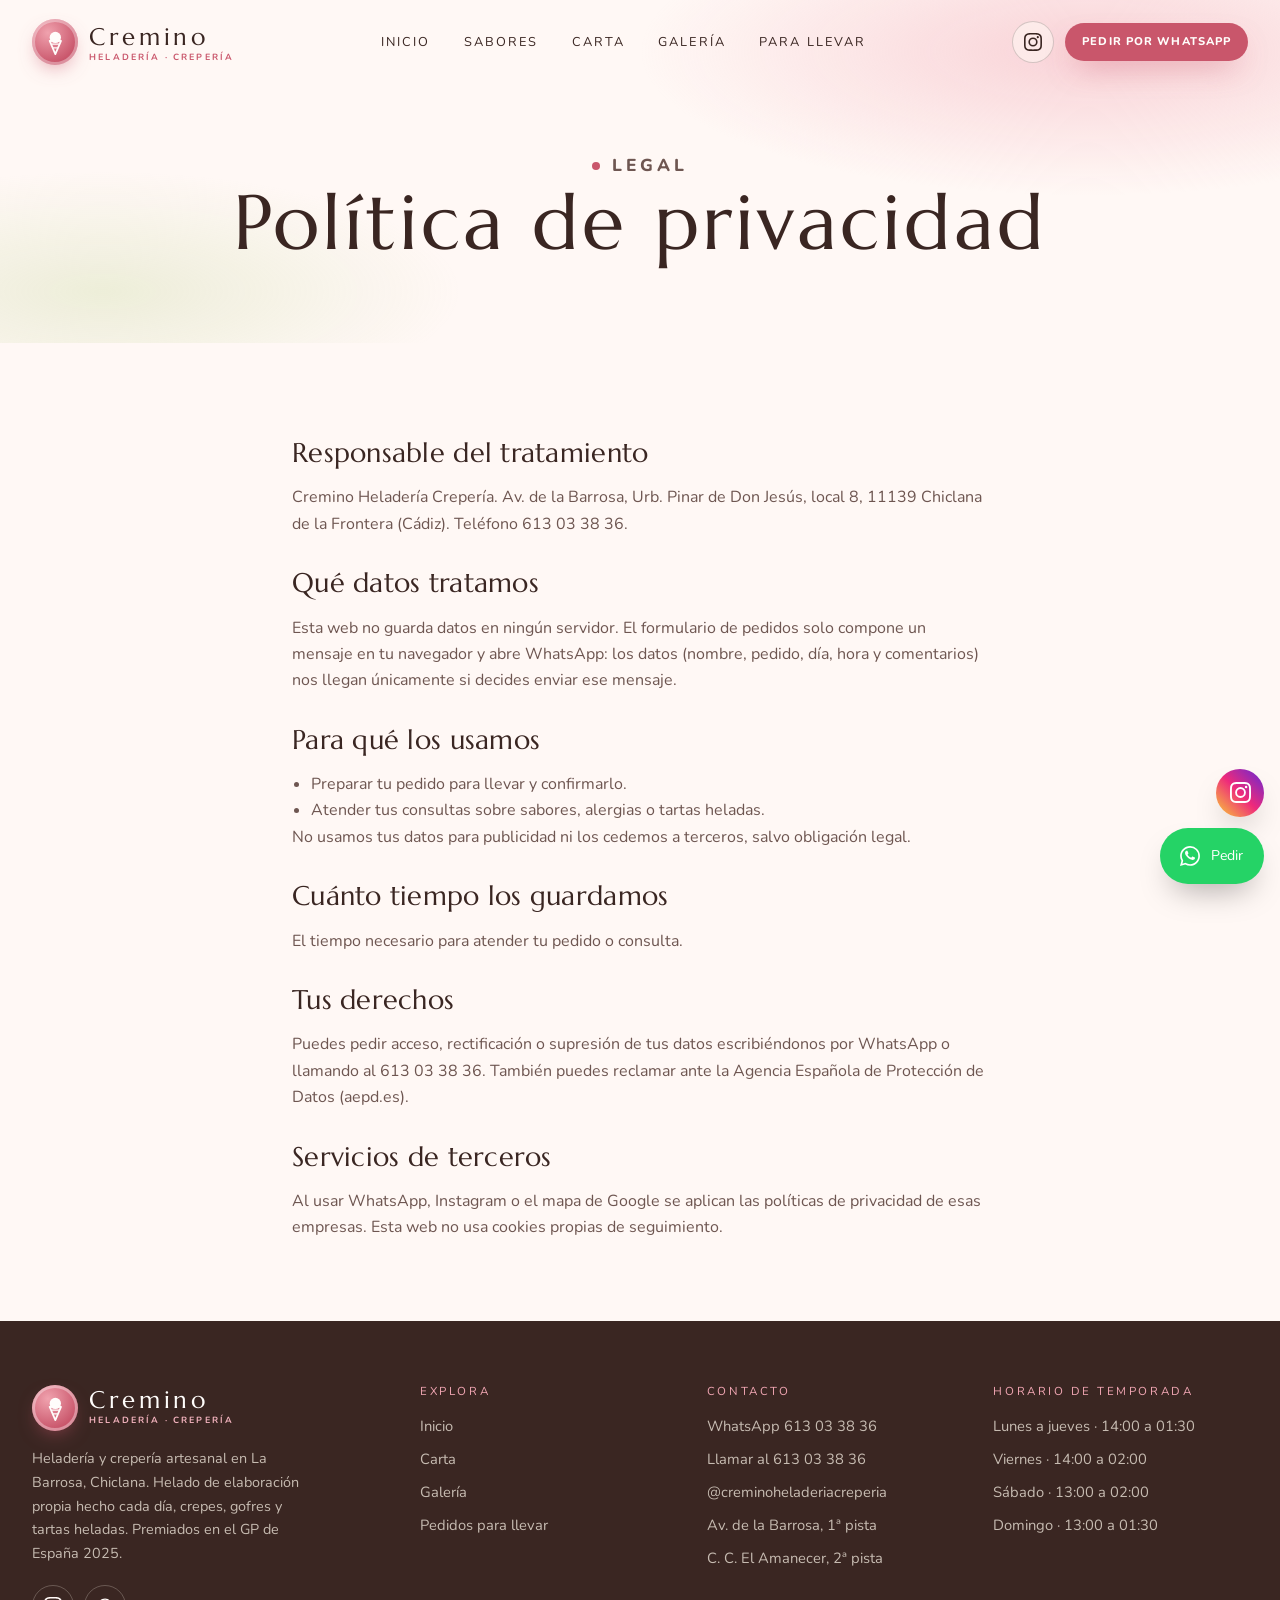
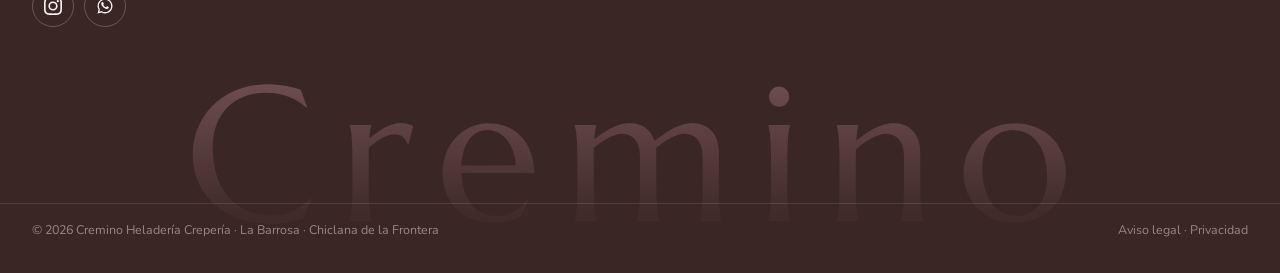
<file: politica-privacidad.html>
<!doctype html>
<html lang="es">
<head>
<meta charset="UTF-8" />
<meta name="viewport" content="width=device-width, initial-scale=1" />
<script>document.documentElement.classList.add("js");</script>
<title>Política de privacidad | Cremino Heladería Crepería</title>
<meta name="description" content="Política de privacidad de la web de Cremino Heladería Crepería." />
<meta name="robots" content="noindex" />
<meta name="theme-color" content="#c9566b" />
<meta property="og:type" content="website" />
<meta property="og:image" content="https://cremino.vercel.app/assets/img/og-image.jpg" />
<meta property="og:locale" content="es_ES" />
<meta name="twitter:card" content="summary_large_image" />
<link rel="icon" href="/assets/logo/favicon.svg" type="image/svg+xml" />
<link rel="apple-touch-icon" href="/assets/logo/apple-touch-icon.png" />
<link rel="preload" href="assets/fonts/wEO_EBrOk8hQLDvIAF81VvoK.woff2" as="font" type="font/woff2" crossorigin>
<link rel="preload" href="assets/fonts/XRXV3I6Li01BKofINeaB.woff2" as="font" type="font/woff2" crossorigin>
<link rel="stylesheet" href="assets/fonts/fonts.css">
<link rel="stylesheet" href="/css/tokens.css" />
<link rel="stylesheet" href="/css/base.css" />
<link rel="stylesheet" href="/css/components.css" />
<link rel="stylesheet" href="/css/animations.css" />
<link rel="stylesheet" href="/css/cremino.css" />
</head>
<body>
<svg width="0" height="0" style="position:absolute" aria-hidden="true"><symbol id="i-wa" viewBox="0 0 24 24"><path fill="currentColor" d="M12.04 2C6.58 2 2.13 6.45 2.13 11.91c0 1.75.46 3.45 1.32 4.95L2 22l5.25-1.38a9.9 9.9 0 0 0 4.79 1.22h.01c5.46 0 9.91-4.45 9.91-9.91 0-2.65-1.03-5.14-2.9-7.01A9.82 9.82 0 0 0 12.04 2m0 1.67a8.2 8.2 0 0 1 5.83 2.42 8.18 8.18 0 0 1 2.41 5.82c0 4.54-3.7 8.24-8.25 8.24a8.2 8.2 0 0 1-4.19-1.15l-.3-.18-3.12.82.83-3.04-.19-.31a8.18 8.18 0 0 1-1.26-4.37c0-4.55 3.7-8.25 8.24-8.25M8.53 6.7c-.16 0-.42.06-.64.3-.22.24-.85.83-.85 2.02 0 1.19.87 2.34.99 2.5.12.16 1.7 2.72 4.2 3.7 2.07.82 2.49.66 2.94.62.45-.04 1.45-.59 1.65-1.16.2-.57.2-1.06.14-1.16-.06-.1-.22-.16-.46-.28-.24-.12-1.45-.72-1.68-.8-.22-.08-.39-.12-.55.12-.16.24-.63.8-.77.97-.14.16-.28.18-.52.06-.24-.12-1.02-.38-1.94-1.2-.72-.64-1.2-1.43-1.34-1.67-.14-.24-.02-.37.1-.49.11-.11.24-.28.36-.42.12-.14.16-.24.24-.4.08-.16.04-.3-.02-.42-.06-.12-.55-1.32-.75-1.81-.2-.48-.4-.42-.55-.42h-.47Z"/></symbol><symbol id="i-ig" viewBox="0 0 24 24"><path fill="currentColor" d="M12 2.16c3.2 0 3.58.01 4.85.07 1.17.05 1.8.25 2.23.41.56.22.96.48 1.38.9.42.42.68.82.9 1.38.16.42.36 1.06.41 2.23.06 1.27.07 1.65.07 4.85s-.01 3.58-.07 4.85c-.05 1.17-.25 1.8-.41 2.23-.22.56-.48.96-.9 1.38-.42.42-.82.68-1.38.9-.42.16-1.06.36-2.23.41-1.27.06-1.65.07-4.85.07s-3.58-.01-4.85-.07c-1.17-.05-1.8-.25-2.23-.41a3.7 3.7 0 0 1-1.38-.9 3.7 3.7 0 0 1-.9-1.38c-.16-.42-.36-1.06-.41-2.23C2.17 15.58 2.16 15.2 2.16 12s.01-3.58.07-4.85c.05-1.17.25-1.8.41-2.23.22-.56.48-.96.9-1.38.42-.42.82-.68 1.38-.9.42-.16 1.06-.36 2.23-.41C8.42 2.17 8.8 2.16 12 2.16M12 0C8.74 0 8.33.01 7.05.07 5.78.13 4.9.33 4.14.63a5.9 5.9 0 0 0-2.13 1.38A5.9 5.9 0 0 0 .63 4.14C.33 4.9.13 5.78.07 7.05.01 8.33 0 8.74 0 12s.01 3.67.07 4.95c.06 1.27.26 2.15.56 2.91.3.79.72 1.46 1.38 2.13a5.9 5.9 0 0 0 2.13 1.38c.76.3 1.64.5 2.91.56C8.33 23.99 8.74 24 12 24s3.67-.01 4.95-.07c1.27-.06 2.15-.26 2.91-.56a5.9 5.9 0 0 0 2.13-1.38 5.9 5.9 0 0 0 1.38-2.13c.3-.76.5-1.64.56-2.91.06-1.28.07-1.69.07-4.95s-.01-3.67-.07-4.95c-.06-1.27-.26-2.15-.56-2.91a5.9 5.9 0 0 0-1.38-2.13A5.9 5.9 0 0 0 19.86.63C19.1.33 18.22.13 16.95.07 15.67.01 15.26 0 12 0zm0 5.84a6.16 6.16 0 1 0 0 12.32 6.16 6.16 0 0 0 0-12.32zM12 16a4 4 0 1 1 0-8 4 4 0 0 1 0 8zm6.4-11.85a1.44 1.44 0 1 0 0 2.88 1.44 1.44 0 0 0 0-2.88z"/></symbol></svg>

<div class="scroll-progress" aria-hidden="true"></div>

<header class="header">
  <a href="/" class="brand" aria-label="Cremino, inicio"><span class="brand__seal" aria-hidden="true"><svg viewBox="0 0 24 24" aria-hidden="true"><circle cx="12" cy="7.6" r="5.1" fill="currentColor"/><path d="M6.9 10.6h10.2L12 22.6z" fill="none" stroke="currentColor" stroke-width="1.6" stroke-linejoin="round"/><path d="M8.6 13.6h6.8M10 17h4" stroke="currentColor" stroke-width="1.2"/></svg></span><span class="brand__text"><span class="brand__name">Cremino</span><span class="brand__tag">Heladería · Crepería</span></span></a>
  <nav class="header__nav" id="siteNav">
    <a href="/">Inicio</a>
    <a href="/#sabores">Sabores</a>
    <a href="/carta.html">Carta</a>
    <a href="/galeria.html">Galería</a>
    <a href="/pedidos.html">Para llevar</a>
  </nav>
  <div class="header__actions">
    <a class="icon-btn" href="https://www.instagram.com/creminoheladeriacreperia/" target="_blank" rel="noopener" aria-label="Instagram de Cremino"><svg viewBox="0 0 24 24" fill="currentColor" aria-hidden="true"><use href="#i-ig"/></svg></a>
    <a class="btn btn--verde btn--sm" data-wa href="https://api.whatsapp.com/send?phone=34613033836" data-magnetic>Pedir por WhatsApp</a>
    <button class="header__nav-toggle" aria-label="Abrir menú" aria-expanded="false" aria-controls="siteNav"><span></span></button>
  </div>
</header>

<main>
<section class="page-hero">
  <div class="container"><p class="eyebrow">Legal</p><h1>Política de privacidad</h1></div>
</section>
<section class="section section--tight">
  <div class="container legal">
    <h2>Responsable del tratamiento</h2>
    <p>Cremino Heladería Crepería. Av. de la Barrosa, Urb. Pinar de Don Jesús, local 8, 11139 Chiclana de la Frontera (Cádiz). Teléfono 613 03 38 36.</p>
    <h2>Qué datos tratamos</h2>
    <p>Esta web no guarda datos en ningún servidor. El formulario de pedidos solo compone un mensaje en tu navegador y abre WhatsApp: los datos (nombre, pedido, día, hora y comentarios) nos llegan únicamente si decides enviar ese mensaje.</p>
    <h2>Para qué los usamos</h2>
    <ul>
      <li>Preparar tu pedido para llevar y confirmarlo.</li>
      <li>Atender tus consultas sobre sabores, alergias o tartas heladas.</li>
    </ul>
    <p>No usamos tus datos para publicidad ni los cedemos a terceros, salvo obligación legal.</p>
    <h2>Cuánto tiempo los guardamos</h2>
    <p>El tiempo necesario para atender tu pedido o consulta.</p>
    <h2>Tus derechos</h2>
    <p>Puedes pedir acceso, rectificación o supresión de tus datos escribiéndonos por WhatsApp o llamando al 613 03 38 36. También puedes reclamar ante la Agencia Española de Protección de Datos (aepd.es).</p>
    <h2>Servicios de terceros</h2>
    <p>Al usar WhatsApp, Instagram o el mapa de Google se aplican las políticas de privacidad de esas empresas. Esta web no usa cookies propias de seguimiento.</p>
  </div>
</section>
</main>

<footer class="footer">
  <div class="container footer__grid">
    <div class="footer__brand">
      <a href="/" class="brand"><span class="brand__seal" aria-hidden="true"><svg viewBox="0 0 24 24" aria-hidden="true"><circle cx="12" cy="7.6" r="5.1" fill="currentColor"/><path d="M6.9 10.6h10.2L12 22.6z" fill="none" stroke="currentColor" stroke-width="1.6" stroke-linejoin="round"/><path d="M8.6 13.6h6.8M10 17h4" stroke="currentColor" stroke-width="1.2"/></svg></span><span class="brand__text"><span class="brand__name">Cremino</span><span class="brand__tag">Heladería · Crepería</span></span></a>
      <p>Heladería y crepería artesanal en La Barrosa, Chiclana. Helado de elaboración propia hecho cada día, crepes, gofres y tartas heladas. Premiados en el GP de España 2025.</p>
      <div class="footer__social">
        <a class="icon-btn" href="https://www.instagram.com/creminoheladeriacreperia/" target="_blank" rel="noopener" aria-label="Instagram"><svg viewBox="0 0 24 24" fill="currentColor" aria-hidden="true"><use href="#i-ig"/></svg></a>
        <a class="icon-btn" data-wa href="https://api.whatsapp.com/send?phone=34613033836" aria-label="WhatsApp"><svg class="icon-wa" viewBox="0 0 24 24" aria-hidden="true"><use href="#i-wa"/></svg></a>
      </div>
    </div>
    <div>
      <h4>Explora</h4>
      <ul>
        <li><a href="/">Inicio</a></li>
        <li><a href="/carta.html">Carta</a></li>
        <li><a href="/galeria.html">Galería</a></li>
        <li><a href="/pedidos.html">Pedidos para llevar</a></li>
      </ul>
    </div>
    <div>
      <h4>Contacto</h4>
      <ul>
        <li><a data-wa href="https://api.whatsapp.com/send?phone=34613033836">WhatsApp 613 03 38 36</a></li>
        <li><a href="tel:+34613033836">Llamar al 613 03 38 36</a></li>
        <li><a href="https://www.instagram.com/creminoheladeriacreperia/" target="_blank" rel="noopener">@creminoheladeriacreperia</a></li>
        <li><a href="https://www.google.com/maps/search/?api=1&amp;query=CREMINO+Helader%C3%ADa+Artesanal+La+Barrosa+1%C2%AA+pista+Chiclana" target="_blank" rel="noopener">Av. de la Barrosa, 1ª pista</a></li>
        <li><a href="https://www.google.com/maps/search/?api=1&amp;query=Centro+Comercial+El+Amanecer+La+Barrosa+Chiclana+de+la+Frontera" target="_blank" rel="noopener">C. C. El Amanecer, 2ª pista</a></li>
      </ul>
    </div>
    <div>
      <h4>Horario de temporada</h4>
      <ul>
        <li>Lunes a jueves · 14:00 a 01:30</li>
        <li>Viernes · 14:00 a 02:00</li>
        <li>Sábado · 13:00 a 02:00</li>
        <li>Domingo · 13:00 a 01:30</li>
      </ul>
    </div>
  </div>
  <span class="footer__wordmark" aria-hidden="true">Cremino</span>
  <div class="container footer__bottom">
    <span>© <span data-year></span> Cremino Heladería Crepería · La Barrosa · Chiclana de la Frontera</span>
    <span><a href="/aviso-legal.html">Aviso legal</a> · <a href="/politica-privacidad.html">Privacidad</a></span>
  </div>
</footer>

<div class="float-stack">
  <a class="float-btn float-btn--ig" href="https://www.instagram.com/creminoheladeriacreperia/" target="_blank" rel="noopener" aria-label="Instagram de Cremino"><svg viewBox="0 0 24 24" fill="currentColor" aria-hidden="true"><use href="#i-ig"/></svg></a>
  <a class="float-btn float-btn--wa" data-wa href="https://api.whatsapp.com/send?phone=34613033836" aria-label="Pedir por WhatsApp"><svg class="icon-wa" viewBox="0 0 24 24" aria-hidden="true"><use href="#i-wa"/></svg><span>Pedir</span></a>
</div>

<script src="/js/whatsapp.js" defer></script>
<script src="/js/main.js" defer></script>
</body>
</html>
</file>
<file: assets/fonts/fonts.css>
/* latin-ext */
@font-face {
  font-family: 'Marcellus';
  font-style: normal;
  font-weight: 400;
  font-display: swap;
  src: url(wEO_EBrOk8hQLDvIAF81WPoK7Es.woff2) format('woff2');
  unicode-range: U+0100-02BA, U+02BD-02C5, U+02C7-02CC, U+02CE-02D7, U+02DD-02FF, U+0304, U+0308, U+0329, U+1D00-1DBF, U+1E00-1E9F, U+1EF2-1EFF, U+2020, U+20A0-20AB, U+20AD-20C4, U+2113, U+2C60-2C7F, U+A720-A7FF;
}
/* latin */
@font-face {
  font-family: 'Marcellus';
  font-style: normal;
  font-weight: 400;
  font-display: swap;
  src: url(wEO_EBrOk8hQLDvIAF81VvoK.woff2) format('woff2');
  unicode-range: U+0000-00FF, U+0131, U+0152-0153, U+02BB-02BC, U+02C6, U+02DA, U+02DC, U+0304, U+0308, U+0329, U+2000-206F, U+20AC, U+2122, U+2191, U+2193, U+2212, U+2215, U+FEFF, U+FFFD;
}
/* latin-ext */
@font-face {
  font-family: 'Nunito';
  font-style: normal;
  font-weight: 400;
  font-display: swap;
  src: url(XRXV3I6Li01BKofIO-aBXso.woff2) format('woff2');
  unicode-range: U+0100-02BA, U+02BD-02C5, U+02C7-02CC, U+02CE-02D7, U+02DD-02FF, U+0304, U+0308, U+0329, U+1D00-1DBF, U+1E00-1E9F, U+1EF2-1EFF, U+2020, U+20A0-20AB, U+20AD-20C4, U+2113, U+2C60-2C7F, U+A720-A7FF;
}
/* latin */
@font-face {
  font-family: 'Nunito';
  font-style: normal;
  font-weight: 400;
  font-display: swap;
  src: url(XRXV3I6Li01BKofINeaB.woff2) format('woff2');
  unicode-range: U+0000-00FF, U+0131, U+0152-0153, U+02BB-02BC, U+02C6, U+02DA, U+02DC, U+0304, U+0308, U+0329, U+2000-206F, U+20AC, U+2122, U+2191, U+2193, U+2212, U+2215, U+FEFF, U+FFFD;
}
/* latin-ext */
@font-face {
  font-family: 'Nunito';
  font-style: normal;
  font-weight: 700;
  font-display: swap;
  src: url(XRXV3I6Li01BKofIO-aBXso.woff2) format('woff2');
  unicode-range: U+0100-02BA, U+02BD-02C5, U+02C7-02CC, U+02CE-02D7, U+02DD-02FF, U+0304, U+0308, U+0329, U+1D00-1DBF, U+1E00-1E9F, U+1EF2-1EFF, U+2020, U+20A0-20AB, U+20AD-20C4, U+2113, U+2C60-2C7F, U+A720-A7FF;
}
/* latin */
@font-face {
  font-family: 'Nunito';
  font-style: normal;
  font-weight: 700;
  font-display: swap;
  src: url(XRXV3I6Li01BKofINeaB.woff2) format('woff2');
  unicode-range: U+0000-00FF, U+0131, U+0152-0153, U+02BB-02BC, U+02C6, U+02DA, U+02DC, U+0304, U+0308, U+0329, U+2000-206F, U+20AC, U+2122, U+2191, U+2193, U+2212, U+2215, U+FEFF, U+FFFD;
}
/* latin-ext */
@font-face {
  font-family: 'Nunito';
  font-style: normal;
  font-weight: 800;
  font-display: swap;
  src: url(XRXV3I6Li01BKofIO-aBXso.woff2) format('woff2');
  unicode-range: U+0100-02BA, U+02BD-02C5, U+02C7-02CC, U+02CE-02D7, U+02DD-02FF, U+0304, U+0308, U+0329, U+1D00-1DBF, U+1E00-1E9F, U+1EF2-1EFF, U+2020, U+20A0-20AB, U+20AD-20C4, U+2113, U+2C60-2C7F, U+A720-A7FF;
}
/* latin */
@font-face {
  font-family: 'Nunito';
  font-style: normal;
  font-weight: 800;
  font-display: swap;
  src: url(XRXV3I6Li01BKofINeaB.woff2) format('woff2');
  unicode-range: U+0000-00FF, U+0131, U+0152-0153, U+02BB-02BC, U+02C6, U+02DA, U+02DC, U+0304, U+0308, U+0329, U+2000-206F, U+20AC, U+2122, U+2191, U+2193, U+2212, U+2215, U+FEFF, U+FFFD;
}
</file>
<file: css/tokens.css>
:root {
  /* Colores de marca: sacados de la fachada y de las tarrinas de Cremino.
     El rosa fresa de los toldos y el rótulo, la nata de las paredes, el cacao
     de su chocolate premiado y el verde pistacho de la vitrina.
     Se mantienen los nombres de la base (verde, albero...) para reutilizar
     los componentes: aquí "verde" es el rosa fresa y "albero" el rosa nata. */
  --tinta: #3a2622;
  --tinta-suave: #4d3530;
  --cal: #fff8f5;
  --cal-suave: #fdeeea;
  --arena: #fbe4e2;
  --verde: #c9566b;
  --verde-oscuro: #a9435a;
  --verde-claro: #e58c9b;
  --albero: #f4b4bf;
  --albero-brillo: #fde2e6;
  --ocre: #a8475b;
  --ocre-claro: #f2a7b4;
  --naranja: #e59a5b;
  --oliva: #93ad5f;
  --pistacho: #b8cf86;
  --blanco: #fffdfb;
  --texto-suave: #6e5651;
  --pizarra: #2e1e1b;
  --tiza: #fff6f2;
  --whatsapp: #25d366;
  --whatsapp-oscuro: #1da851;

  /* Degradados */
  --grad-ocre: linear-gradient(120deg, #a9435a 0%, #e58c9b 40%, #c9566b 65%, #fde2e6 100%);
  --grad-calido: linear-gradient(135deg, #fff1ee 0%, #f7c6cd 55%, #e58c9b 100%);
  --grad-instagram: linear-gradient(45deg, #f9ce34 0%, #ee2a7b 50%, #6228d7 100%);

  /* Tipografía: Marcellus, las mayúsculas con serifa del rótulo de la
     fachada, para la marca y los títulos; Nunito, redondeada y amable,
     para el texto */
  --font-script: "Marcellus", Georgia, "Times New Roman", serif;
  --font-display: "Marcellus", Georgia, "Times New Roman", serif;
  --font-brand: "Marcellus", Georgia, "Times New Roman", serif;
  --font-body: "Nunito", "Segoe UI", system-ui, sans-serif;

  /* Espaciado */
  --space-xs: 0.5rem;
  --space-sm: 1rem;
  --space-md: 2rem;
  --space-lg: 4rem;
  --space-xl: 7rem;

  /* Layout */
  --max-width: 1280px;
  --radius: 16px;
  --radius-lg: 26px;
  --shadow-card: 0 24px 50px -18px rgba(58, 38, 34, 0.45);
  --shadow-soft: 0 10px 30px -12px rgba(58, 38, 34, 0.28);
  --shadow-ocre: 0 14px 34px -12px rgba(201, 86, 107, 0.5);
  --shadow-verde: 0 14px 30px -12px rgba(201, 86, 107, 0.6);

  /* Transiciones */
  --ease: cubic-bezier(0.22, 1, 0.36, 1);
}
</file>
<file: css/base.css>
*, *::before, *::after { box-sizing: border-box; }

html { scroll-behavior: smooth; }

body {
  margin: 0;
  background: var(--cal);
  color: var(--tinta);
  font-family: var(--font-body);
  font-size: 16px;
  font-weight: 400;
  line-height: 1.65;
  -webkit-font-smoothing: antialiased;
  overflow-x: hidden;
}

img { max-width: 100%; display: block; }

a { color: inherit; text-decoration: none; }

ul { list-style: none; margin: 0; padding: 0; }

::selection { background: var(--albero); color: var(--tinta); }

h1, h2, h3, h4 {
  font-family: var(--font-display);
  font-weight: 500;
  line-height: 1.08;
  margin: 0 0 var(--space-sm);
  color: var(--tinta);
}

h1 { font-size: clamp(3rem, 7vw, 6rem); }
h2 { font-size: clamp(2.2rem, 4.4vw, 3.6rem); }
h2 em, h1 em { font-style: italic; color: var(--verde); }
h3 { font-size: clamp(1.4rem, 2vw, 1.75rem); }

p { margin: 0 0 var(--space-sm); }

.script {
  font-family: var(--font-script);
  font-weight: 400;
  line-height: 1;
}

.eyebrow {
  display: inline-flex;
  align-items: center;
  gap: 0.7em;
  font-family: var(--font-body);
  font-size: 0.74rem;
  letter-spacing: 0.3em;
  text-transform: uppercase;
  color: var(--ocre);
  font-weight: 500;
  margin-bottom: var(--space-sm);
}
.eyebrow::before {
  content: "";
  width: 7px; height: 7px;
  background: var(--ocre);
  transform: rotate(45deg);
}

.text-madera {
  background: var(--grad-ocre);
  background-size: 200% auto;
  -webkit-background-clip: text;
  background-clip: text;
  color: transparent;
  animation: shimmer 6s linear infinite;
}

.container {
  width: 100%;
  max-width: var(--max-width);
  margin: 0 auto;
  padding: 0 var(--space-md);
}

.section { padding: var(--space-xl) 0; position: relative; }
.section--tight { padding: var(--space-lg) 0; }
.section--albero { background: var(--arena); }
.section--dark { background: var(--tinta); color: var(--cal-suave); }
.section--dark h2, .section--dark h3 { color: var(--blanco); }
.section--dark h2 em { color: var(--albero); }

.section-head { max-width: 680px; margin: 0 auto var(--space-lg); text-align: center; }
.section-head .eyebrow { justify-content: center; }
.section-head p { color: var(--texto-suave); font-size: 1.05rem; }
.section--dark .section-head p { color: rgba(246, 238, 226, 0.75); }

.text-center { text-align: center; }

.visually-hidden {
  position: absolute;
  width: 1px; height: 1px;
  overflow: hidden;
  clip: rect(0 0 0 0);
  white-space: nowrap;
}

:focus-visible { outline: 2px solid var(--ocre); outline-offset: 3px; }

@media (max-width: 720px) {
  .container { padding: 0 var(--space-sm); }
  .section { padding: var(--space-lg) 0; }
}
</file>
<file: css/components.css>
/* ===== Barra de progreso de scroll ===== */
.scroll-progress {
  position: fixed;
  top: 0; left: 0;
  height: 2px;
  width: 100%;
  transform-origin: 0 50%;
  transform: scaleX(0);
  background: var(--grad-ocre);
  z-index: 300;
  pointer-events: none;
}

/* ===== Pantalla de carga con la firma ===== */
/* Solo aparece si hay JS (así nunca tapa la web si el JS falla) */
.loader { display: none; }
html.js .loader {
  position: fixed;
  inset: 0;
  z-index: 400;
  display: grid;
  place-items: center;
  background: var(--cal);
  transition: opacity 0.8s var(--ease), visibility 0.8s;
}
.loader.is-done { opacity: 0; visibility: hidden; }
/* Red de seguridad: aunque el JS no llegue a quitarla, desaparece sola */
html.js .loader { animation: loaderOut 0.6s ease 2.8s forwards; }
@keyframes loaderOut { to { opacity: 0; visibility: hidden; } }
.loader__sign {
  font-family: var(--font-script);
  font-size: clamp(3.2rem, 10vw, 6rem);
  background: var(--grad-ocre);
  background-size: 200% auto;
  -webkit-background-clip: text;
  background-clip: text;
  color: transparent;
  clip-path: inset(0 100% 0 0);
  animation: signReveal 1.3s var(--ease) 0.1s forwards, shimmer 3s linear infinite;
  padding: 0 0.3em;
}
.loader__line {
  display: block;
  width: 120px; height: 1px;
  margin: 0.4rem auto 0;
  background: var(--ocre);
  transform: scaleX(0);
  animation: lineGrow 1s var(--ease) 0.8s forwards;
}

/* ===== Header ===== */
.header {
  position: fixed;
  top: 0; left: 0; right: 0;
  z-index: 100;
  display: flex;
  align-items: center;
  justify-content: space-between;
  gap: var(--space-md);
  padding: 1.2rem var(--space-md);
  transition: background 0.4s var(--ease), padding 0.4s var(--ease), box-shadow 0.4s var(--ease);
}
.header.is-scrolled {
  background: rgba(250, 246, 239, 0.86);
  padding: 0.6rem var(--space-md);
  box-shadow: 0 8px 30px -18px rgba(28, 25, 21, 0.45);
  backdrop-filter: blur(14px) saturate(1.3);
  -webkit-backdrop-filter: blur(14px) saturate(1.3);
}

.brand { display: inline-flex; flex-direction: column; align-items: center; line-height: 1; }
.brand__name {
  font-family: var(--font-script);
  font-size: 2.3rem;
  background: var(--grad-ocre);
  background-size: 200% auto;
  -webkit-background-clip: text;
  background-clip: text;
  color: transparent;
  padding: 0 0.15em;
  transition: font-size 0.4s var(--ease);
  animation: shimmer 7s linear infinite;
}
.brand__tag {
  font-size: 0.56rem;
  letter-spacing: 0.42em;
  text-transform: uppercase;
  color: var(--tinta-suave);
  margin-top: 0.1rem;
  padding-left: 0.42em;
}
.header.is-scrolled .brand__name { font-size: 1.95rem; }

.header__nav { display: flex; gap: 2.1rem; }
.header__nav a {
  color: var(--tinta);
  font-size: 0.8rem;
  letter-spacing: 0.16em;
  text-transform: uppercase;
  position: relative;
  padding: 0.3rem 0;
}
.header__nav a::after {
  content: "";
  position: absolute;
  left: 50%; bottom: -2px;
  width: 5px; height: 5px;
  background: var(--ocre);
  transform: translateX(-50%) rotate(45deg) scale(0);
  transition: transform 0.3s var(--ease);
}
.header__nav a:hover::after,
.header__nav a[aria-current="page"]::after { transform: translateX(-50%) rotate(45deg) scale(1); }

.header__actions { display: flex; align-items: center; gap: 0.7rem; }

.icon-btn {
  display: inline-flex;
  align-items: center;
  justify-content: center;
  width: 42px; height: 42px;
  border-radius: 50%;
  border: 1px solid rgba(28, 25, 21, 0.18);
  color: var(--tinta);
  background: rgba(255, 252, 246, 0.5);
  transition: background 0.3s var(--ease), color 0.3s var(--ease), transform 0.3s var(--ease), border-color 0.3s;
}
.icon-btn:hover { background: var(--grad-instagram); color: #fff; border-color: transparent; transform: translateY(-2px) rotate(-6deg); }
.icon-btn svg { width: 18px; height: 18px; }

.header__nav-toggle {
  display: none;
  width: 44px; height: 44px;
  border: none;
  background: none;
  cursor: pointer;
  position: relative;
}
.header__nav-toggle span,
.header__nav-toggle span::before,
.header__nav-toggle span::after {
  position: absolute;
  left: 11px;
  width: 22px; height: 1.5px;
  background: var(--tinta);
  transition: transform 0.35s var(--ease), background 0.2s;
  content: "";
}
.header__nav-toggle span { top: 21px; }
.header__nav-toggle span::before { left: 0; top: -7px; }
.header__nav-toggle span::after { left: 0; top: 7px; }
.header__nav-toggle[aria-expanded="true"] span { background: transparent; }
.header__nav-toggle[aria-expanded="true"] span::before { transform: translateY(7px) rotate(45deg); }
.header__nav-toggle[aria-expanded="true"] span::after { transform: translateY(-7px) rotate(-45deg); }

@media (max-width: 960px) {
  .header__nav {
    position: fixed;
    inset: 0;
    height: 100vh;
    height: 100dvh;
    background: var(--cal);
    flex-direction: column;
    justify-content: center;
    align-items: center;
    gap: 1.6rem;
    clip-path: circle(0% at calc(100% - 40px) 40px);
    transition: clip-path 0.7s var(--ease);
    z-index: -1;
  }
  .header__nav a { font-family: var(--font-display); font-size: 2rem; letter-spacing: 0.02em; text-transform: none; }
  .header__nav.is-open { clip-path: circle(150% at calc(100% - 40px) 40px); }
  .header__nav-toggle { display: block; }
  .header .btn--sm { display: none; }
}
@media (max-width: 480px) {
  .header { padding: 0.9rem 0.9rem; gap: 0.5rem; }
  .header.is-scrolled { padding: 0.5rem 0.9rem; }
  .brand__name { font-size: 1.9rem; }
  .header.is-scrolled .brand__name { font-size: 1.7rem; }
  .brand__tag { font-size: 0.5rem; }
  .icon-btn { width: 38px; height: 38px; }
}

/* ===== Botones ===== */
.btn {
  position: relative;
  display: inline-flex;
  align-items: center;
  justify-content: center;
  gap: 0.6em;
  font-family: var(--font-body);
  font-weight: 500;
  font-size: 0.8rem;
  letter-spacing: 0.16em;
  text-transform: uppercase;
  padding: 1.1em 2em;
  border-radius: 999px;
  border: 1px solid transparent;
  cursor: pointer;
  overflow: hidden;
  isolation: isolate;
  transition: transform 0.35s var(--ease), background 0.3s var(--ease), color 0.3s var(--ease), box-shadow 0.3s var(--ease);
}
.btn::after {
  content: "";
  position: absolute;
  top: 0; left: -120%;
  width: 60%; height: 100%;
  background: linear-gradient(100deg, transparent, rgba(255, 255, 255, 0.55), transparent);
  transform: skewX(-20deg);
  transition: left 0.8s var(--ease);
  z-index: -1;
}
.btn:hover::after { left: 140%; }
.btn:hover { transform: translateY(-2px); }

.btn--verde { background: var(--verde); color: var(--blanco); box-shadow: var(--shadow-verde); }
.btn--verde:hover { background: var(--verde-oscuro); }
.btn--dark { background: var(--tinta); color: var(--cal); box-shadow: var(--shadow-soft); }
.btn--dark:hover { background: var(--tinta-suave); }
.btn--wa { background: var(--whatsapp); color: #fff; box-shadow: 0 12px 26px -10px rgba(37, 211, 102, 0.6); }
.btn--wa:hover { background: var(--whatsapp-oscuro); }
.btn--ig { background: var(--grad-instagram); color: #fff; box-shadow: 0 12px 28px -10px rgba(238, 42, 123, 0.55); }
.btn--outline { background: transparent; color: var(--tinta); border-color: rgba(28, 25, 21, 0.3); }
.btn--outline:hover { background: var(--tinta); color: var(--cal); }
.btn--light { background: transparent; color: var(--cal); border-color: rgba(250, 246, 239, 0.4); }
.btn--light:hover { background: var(--cal); color: var(--tinta); }
.btn--sm { padding: 0.8em 1.4em; font-size: 0.7rem; }
.btn svg { width: 1.15em; height: 1.15em; flex-shrink: 0; }

.icon-wa { width: 1em; height: 1em; fill: currentColor; vertical-align: -0.15em; }

/* ===== Hero ===== */
.hero {
  position: relative;
  min-height: 100svh;
  display: flex;
  align-items: center;
  overflow: hidden;
  background:
    radial-gradient(ellipse 60% 55% at 78% 40%, rgba(226, 184, 119, 0.55), transparent 70%),
    radial-gradient(ellipse 50% 45% at 10% 90%, rgba(217, 168, 106, 0.35), transparent 70%),
    linear-gradient(180deg, var(--cal) 0%, var(--arena) 100%);
  padding: 7.5rem 0 4rem;
}
.hero__canvas {
  position: absolute;
  inset: 0;
  width: 100%; height: 100%;
  z-index: 0;
  pointer-events: none;
}
.hero__grid {
  position: relative;
  z-index: 2;
  display: grid;
  grid-template-columns: 1.1fr 0.9fr;
  gap: var(--space-lg);
  align-items: center;
}
.hero__eyebrow { margin-bottom: 0.4rem; }
.hero__title {
  font-family: var(--font-script);
  font-weight: 400;
  font-size: clamp(3.6rem, 8.4vw, 8rem);
  line-height: 0.95;
  white-space: nowrap;
  margin: 0 0 0.2rem -0.05em;
  padding: 0.1em 0.12em 0.1em 0;
  color: var(--ocre);
  background: var(--grad-ocre);
  background-size: 200% auto;
  -webkit-background-clip: text;
  background-clip: text;
  -webkit-text-fill-color: transparent;
  filter: drop-shadow(0 6px 18px rgba(201, 138, 75, 0.25));
}
.hero__title .letter { background: inherit; -webkit-background-clip: text; background-clip: text; }
.hero__claim {
  font-family: var(--font-display);
  font-size: clamp(1.5rem, 2.8vw, 2.3rem);
  font-style: italic;
  line-height: 1.2;
  margin-bottom: var(--space-sm);
  color: var(--tinta);
}
.hero__claim span { display: inline-block; }
.hero__subtitle { font-size: 1.08rem; max-width: 46ch; color: var(--texto-suave); margin-bottom: var(--space-md); }
.hero__actions { display: flex; flex-wrap: wrap; gap: 0.8rem; }
.hero__trust { display: flex; align-items: center; flex-wrap: wrap; gap: 1.4rem; margin-top: var(--space-md); }
.rating-chip {
  display: inline-flex;
  align-items: center;
  gap: 0.7rem;
  padding: 0.55rem 1.1rem 0.55rem 0.6rem;
  border-radius: 999px;
  background: rgba(255, 252, 246, 0.75);
  border: 1px solid rgba(201, 138, 75, 0.3);
  backdrop-filter: blur(8px);
  box-shadow: var(--shadow-soft);
  font-size: 0.85rem;
}
.rating-chip__g {
  width: 30px; height: 30px;
  border-radius: 50%;
  background: #fff;
  display: grid; place-items: center;
  box-shadow: 0 2px 8px rgba(0, 0, 0, 0.08);
}
.rating-chip__g svg { width: 17px; height: 17px; }
.rating-chip strong { font-size: 1rem; }
.stars { color: #f4b400; letter-spacing: 0.08em; }
.hero__trust-text { font-size: 0.82rem; color: var(--texto-suave); letter-spacing: 0.04em; }

/* Arco con foto (forma premium) + tarjetas flotantes en 3D */
.hero__visual { position: relative; perspective: 1200px; }
.arch {
  position: relative;
  width: min(100%, 440px);
  margin: 0 auto;
  aspect-ratio: 3 / 4;
  transform-style: preserve-3d;
  transition: transform 0.3s ease-out;
}
.arch__frame {
  position: absolute;
  inset: 0;
  border-radius: 999px 999px var(--radius-lg) var(--radius-lg);
  overflow: hidden;
  box-shadow: 0 40px 80px -30px rgba(28, 25, 21, 0.55);
  transform: translateZ(0);
}
.arch__frame img { width: 100%; height: 100%; object-fit: cover; transform: scale(1.08); }
.arch__outline {
  position: absolute;
  inset: -18px -18px 18px 18px;
  border-radius: 999px 999px var(--radius-lg) var(--radius-lg);
  border: 1px solid var(--ocre);
  transform: translateZ(-60px);
  pointer-events: none;
}
.arch__float {
  position: absolute;
  display: flex;
  align-items: center;
  gap: 0.7rem;
  padding: 0.85rem 1.1rem;
  border-radius: 16px;
  background: rgba(255, 252, 246, 0.82);
  backdrop-filter: blur(10px);
  -webkit-backdrop-filter: blur(10px);
  border: 1px solid rgba(255, 255, 255, 0.9);
  box-shadow: var(--shadow-card);
  font-size: 0.82rem;
  line-height: 1.25;
  white-space: nowrap;
}
.arch__float strong { display: block; font-family: var(--font-display); font-size: 1.15rem; font-weight: 600; }
.arch__float--a { top: 12%; left: -14%; transform: translateZ(90px); animation: floatY 6s ease-in-out infinite; }
.arch__float--b { bottom: 14%; right: -12%; transform: translateZ(120px); animation: floatY 7s ease-in-out 1s infinite; }
.arch__float-icon {
  width: 38px; height: 38px;
  border-radius: 50%;
  display: grid; place-items: center;
  background: var(--grad-calido);
  font-size: 1.1rem;
}
.arch__seal {
  position: absolute;
  top: -6%; right: -4%;
  width: 118px; height: 118px;
  transform: translateZ(150px);
}
.arch__seal svg { width: 100%; height: 100%; animation: spin 18s linear infinite; }
.arch__seal-center {
  position: absolute;
  inset: 0;
  display: grid; place-items: center;
  font-family: var(--font-script);
  font-size: 2.2rem;
  color: var(--ocre);
}

.hero__scroll {
  position: absolute;
  left: 50%; bottom: 1.6rem;
  transform: translateX(-50%);
  z-index: 2;
  width: 24px; height: 38px;
  border-radius: 999px;
  border: 1px solid rgba(28, 25, 21, 0.35);
}
.hero__scroll::after {
  content: "";
  position: absolute;
  left: 50%; top: 7px;
  width: 3px; height: 7px;
  margin-left: -1.5px;
  border-radius: 3px;
  background: var(--ocre);
  animation: scrollDot 1.8s ease-in-out infinite;
}

@media (max-width: 960px) {
  .hero { padding-top: 6.5rem; }
  .hero__grid { grid-template-columns: 1fr; gap: 3rem; text-align: center; }
  .hero__eyebrow, .hero__actions, .hero__trust { justify-content: center; }
  .hero__subtitle { margin-left: auto; margin-right: auto; }
  .arch { width: min(78%, 360px); }
  .arch__float--a { left: -16%; }
  .arch__float--b { right: -16%; }
  .hero__scroll { display: none; }
}
@media (max-width: 520px) {
  .hero__actions { flex-direction: column; align-items: stretch; }
  .arch__float { padding: 0.6rem 0.8rem; font-size: 0.72rem; }
  .arch__float strong { font-size: 0.95rem; }
  .arch__float-icon { width: 30px; height: 30px; font-size: 0.9rem; }
  .arch__float--a { left: -12%; }
  .arch__float--b { right: -12%; }
  .arch__seal { width: 88px; height: 88px; }
  .arch__seal-center { font-size: 1.7rem; }
}

/* ===== Estadísticas ===== */
.stats {
  display: grid;
  grid-template-columns: repeat(4, 1fr);
  gap: 1rem;
  margin-top: var(--space-md);
}
.stat {
  text-align: center;
  padding: 1.3rem 0.6rem;
  border-radius: var(--radius);
  background: var(--blanco);
  box-shadow: var(--shadow-soft);
  border: 1px solid rgba(201, 138, 75, 0.18);
}
.stat__num { font-family: var(--font-display); font-size: clamp(1.9rem, 3vw, 2.5rem); font-weight: 600; line-height: 1; color: var(--verde); }
.stat__label { font-size: 0.7rem; letter-spacing: 0.16em; text-transform: uppercase; color: var(--texto-suave); margin-top: 0.4rem; }
@media (max-width: 600px) { .stats { grid-template-columns: repeat(2, 1fr); } }

/* ===== Split (la casa) ===== */
.split { display: grid; grid-template-columns: 1fr 1fr; gap: var(--space-lg); align-items: center; }
.split p { color: var(--texto-suave); }
.signature { font-family: var(--font-script); font-size: 3rem; color: var(--ocre); margin: 0.4rem 0 0; line-height: 1; }
@media (max-width: 900px) { .split { grid-template-columns: 1fr; } }

/* ===== Tarjetas de servicios (tilt 3D) ===== */
.service-grid {
  display: grid;
  grid-template-columns: repeat(3, 1fr);
  gap: 1.6rem;
}
.service-card {
  position: relative;
  display: flex;
  flex-direction: column;
  border-radius: var(--radius-lg);
  overflow: hidden;
  background: var(--blanco);
  box-shadow: var(--shadow-card);
  transform-style: preserve-3d;
  will-change: transform;
  transition: transform 0.25s ease-out, box-shadow 0.4s var(--ease);
}
.service-card:hover { box-shadow: 0 34px 60px -22px rgba(28, 25, 21, 0.5); }
.service-card__media { position: relative; aspect-ratio: 4 / 3.3; overflow: hidden; }
.service-card__media img { width: 100%; height: 100%; object-fit: cover; transition: transform 0.9s var(--ease); }
.service-card:hover .service-card__media img { transform: scale(1.08); }
.service-card__num {
  position: absolute;
  top: 1rem; left: 1.1rem;
  font-family: var(--font-display);
  font-style: italic;
  font-size: 1rem;
  color: var(--blanco);
  background: rgba(28, 25, 21, 0.35);
  backdrop-filter: blur(6px);
  padding: 0.2rem 0.75rem;
  border-radius: 999px;
}
.service-card__body { padding: 1.6rem 1.7rem 1.8rem; transform: translateZ(40px); display: flex; flex-direction: column; flex: 1; }
.service-card__body h3 { margin-bottom: 0.4rem; }
.service-card__body p { color: var(--texto-suave); font-size: 0.93rem; flex: 1; }
.service-card__link {
  display: inline-flex;
  align-items: center;
  gap: 0.5rem;
  font-size: 0.72rem;
  letter-spacing: 0.18em;
  text-transform: uppercase;
  color: var(--verde);
  font-weight: 500;
}
.service-card__link::after { content: "→"; transition: transform 0.3s var(--ease); }
.service-card:hover .service-card__link::after { transform: translateX(5px); }
.service-card__glare {
  position: absolute;
  inset: 0;
  pointer-events: none;
  background: radial-gradient(circle at var(--gx, 50%) var(--gy, 0%), rgba(255, 255, 255, 0.45), transparent 45%);
  opacity: 0;
  transition: opacity 0.3s;
  z-index: 3;
}
.service-card:hover .service-card__glare { opacity: 1; }
@media (max-width: 1000px) { .service-grid { grid-template-columns: repeat(2, 1fr); } }
@media (max-width: 620px) { .service-grid { grid-template-columns: 1fr; } }

/* ===== Promesas / por qué nosotras ===== */
.promise-grid { display: grid; grid-template-columns: repeat(4, 1fr); gap: 1.2rem; }
.promise {
  padding: 2rem 1.5rem;
  border-radius: var(--radius);
  border: 1px solid rgba(201, 138, 75, 0.3);
  background: rgba(255, 252, 246, 0.6);
  text-align: center;
  transition: transform 0.4s var(--ease), background 0.4s;
}
.promise:hover { transform: translateY(-6px); background: var(--blanco); }
.promise__icon {
  width: 64px; height: 64px;
  margin: 0 auto 1rem;
  border-radius: 50%;
  display: grid; place-items: center;
  background: var(--grad-calido);
  color: var(--tinta);
  box-shadow: var(--shadow-soft);
}
.promise__icon svg { width: 28px; height: 28px; }
.promise h3 { font-size: 1.35rem; margin-bottom: 0.4rem; }
.promise p { font-size: 0.9rem; color: var(--texto-suave); margin: 0; }
@media (max-width: 960px) { .promise-grid { grid-template-columns: repeat(2, 1fr); } }
@media (max-width: 520px) { .promise-grid { grid-template-columns: 1fr; } }

/* ===== Reseñas de Google ===== */
.google-card {
  display: grid;
  grid-template-columns: auto 1fr auto;
  align-items: center;
  gap: var(--space-md);
  max-width: 900px;
  margin: 0 auto;
  padding: 2.2rem 2.6rem;
  border-radius: var(--radius-lg);
  background: var(--blanco);
  box-shadow: var(--shadow-card);
  border: 1px solid rgba(201, 138, 75, 0.2);
}
.google-card__score { font-family: var(--font-display); font-size: 5rem; font-weight: 600; line-height: 1; color: var(--tinta); }
.google-card__stars { font-size: 1.5rem; }
.google-card p { margin: 0.2rem 0 0; color: var(--texto-suave); }
@media (max-width: 720px) {
  .google-card { grid-template-columns: 1fr; text-align: center; padding: 2rem 1.4rem; gap: 1rem; }
}

/* ===== Instagram ===== */
.insta { overflow: hidden; }
.insta__grid { display: grid; grid-template-columns: 1fr 1fr; gap: var(--space-lg); align-items: center; }
.insta__handle { font-family: var(--font-display); font-style: italic; font-size: 1.5rem; color: var(--albero); margin-bottom: var(--space-sm); }
.insta__stats { display: flex; gap: 2.4rem; margin: var(--space-md) 0; }
.insta__stats strong { display: block; font-family: var(--font-display); font-size: 2.2rem; color: var(--blanco); line-height: 1; }
.insta__stats span { font-size: 0.72rem; letter-spacing: 0.16em; text-transform: uppercase; color: rgba(246, 238, 226, 0.65); }

.phone-scene { perspective: 1400px; display: flex; justify-content: center; }
.phone {
  width: 290px;
  aspect-ratio: 9 / 19;
  border-radius: 44px;
  padding: 12px;
  background: linear-gradient(145deg, #3a2f28, #14100d);
  box-shadow:
    0 0 0 2px rgba(217, 168, 106, 0.35),
    40px 50px 90px -30px rgba(0, 0, 0, 0.7),
    inset 0 0 0 2px rgba(255, 255, 255, 0.06);
  transform: rotateY(-22deg) rotateX(8deg) rotateZ(2deg);
  transform-style: preserve-3d;
  transition: transform 0.2s ease-out;
}
.phone__screen {
  position: relative;
  height: 100%;
  border-radius: 34px;
  overflow: hidden;
  background: #fff;
  color: #111;
  font-size: 0.62rem;
}
.phone__notch {
  position: absolute;
  top: 8px; left: 50%;
  width: 84px; height: 22px;
  margin-left: -42px;
  border-radius: 20px;
  background: #14100d;
  z-index: 2;
}
.phone__head { display: flex; align-items: center; gap: 0.7rem; padding: 2.6rem 0.9rem 0.6rem; }
.phone__avatar {
  width: 54px; height: 54px;
  border-radius: 50%;
  padding: 2px;
  background: var(--grad-instagram);
  flex-shrink: 0;
}
.phone__avatar img { width: 100%; height: 100%; border-radius: 50%; border: 2px solid #fff; object-fit: cover; }
.phone__counts { display: flex; gap: 0.7rem; text-align: center; line-height: 1.2; }
.phone__counts b { display: block; font-size: 0.78rem; }
.phone__bio { padding: 0 0.9rem 0.6rem; line-height: 1.35; }
.phone__bio b { font-size: 0.7rem; }
.phone__follow {
  margin: 0 0.9rem 0.7rem;
  padding: 0.45rem;
  border-radius: 8px;
  text-align: center;
  background: #0095f6;
  color: #fff;
  font-weight: 600;
}
.phone__feed { display: grid; grid-template-columns: repeat(3, 1fr); gap: 2px; }
.phone__feed img { aspect-ratio: 1; width: 100%; object-fit: cover; }
.phone__heart {
  position: absolute;
  font-size: 1.8rem;
  animation: heartUp 3.6s ease-in infinite;
  opacity: 0;
  transform: translateZ(80px);
}
@media (max-width: 900px) {
  .insta__grid { grid-template-columns: 1fr; text-align: center; }
  .insta__stats { justify-content: center; }
  .phone { width: 250px; }
}

/* ===== Banner de reserva ===== */
.cta-banner {
  position: relative;
  overflow: hidden;
  border-radius: var(--radius-lg);
  padding: clamp(3rem, 7vw, 5.5rem) clamp(1.5rem, 5vw, 4rem);
  text-align: center;
  background:
    radial-gradient(circle at 20% 20%, rgba(255, 255, 255, 0.5), transparent 40%),
    var(--grad-calido);
  box-shadow: var(--shadow-card);
}
.cta-banner h2 { max-width: 18ch; margin: 0 auto var(--space-sm); }
.cta-banner p { max-width: 50ch; margin: 0 auto var(--space-md); color: var(--tinta-suave); }
.cta-banner__actions { display: flex; justify-content: center; flex-wrap: wrap; gap: 0.8rem; }
.cta-banner__ring {
  position: absolute;
  border: 1px solid rgba(255, 255, 255, 0.6);
  border-radius: 50%;
  pointer-events: none;
}
.cta-banner__ring--1 { width: 420px; height: 420px; top: -210px; right: -120px; animation: spin 30s linear infinite; border-style: dashed; }
.cta-banner__ring--2 { width: 300px; height: 300px; bottom: -170px; left: -80px; }

/* ===== Visítanos ===== */
.visit-grid { display: grid; grid-template-columns: 1fr 1fr; gap: var(--space-lg); align-items: stretch; }
.hours-table { width: 100%; border-collapse: collapse; margin-top: var(--space-sm); }
.hours-table td { padding: 0.75rem 0; border-bottom: 1px solid rgba(201, 138, 75, 0.25); }
.hours-table td:last-child { text-align: right; font-weight: 500; }
.hours-table tr.is-today td { color: var(--verde); font-weight: 600; }
.open-status {
  display: inline-flex;
  align-items: center;
  gap: 0.5rem;
  font-size: 0.78rem;
  letter-spacing: 0.1em;
  text-transform: uppercase;
  padding: 0.35rem 0.9rem;
  border-radius: 999px;
  background: var(--blanco);
  box-shadow: var(--shadow-soft);
}
.open-status::before { content: ""; width: 8px; height: 8px; border-radius: 50%; background: #9aa0a6; }
.open-status.is-open::before { background: #1e8e3e; box-shadow: 0 0 0 4px rgba(30, 142, 62, 0.18); animation: pulse 2s infinite; }
.contact-list { display: flex; flex-direction: column; gap: 0.9rem; margin-top: var(--space-md); }
.contact-list a { display: flex; align-items: center; gap: 0.9rem; transition: color 0.3s; }
.contact-list a:hover { color: var(--verde); }
.contact-list .icon {
  width: 42px; height: 42px;
  flex-shrink: 0;
  border-radius: 50%;
  display: grid; place-items: center;
  background: var(--blanco);
  box-shadow: var(--shadow-soft);
  color: var(--ocre);
}
.contact-list .icon svg { width: 18px; height: 18px; }
.map-frame {
  border: 0;
  width: 100%;
  height: 100%;
  min-height: 420px;
  border-radius: var(--radius-lg);
  box-shadow: var(--shadow-card);
  filter: sepia(0.18) saturate(0.9);
}
@media (max-width: 900px) { .visit-grid { grid-template-columns: 1fr; } .map-frame { min-height: 320px; } }

/* ===== Footer ===== */
.footer {
  background: var(--tinta);
  color: rgba(246, 238, 226, 0.75);
  padding: var(--space-lg) 0 var(--space-md);
  overflow: hidden;
}
.footer__grid { display: grid; grid-template-columns: 1.4fr 1fr 1fr 1fr; gap: var(--space-md); }
.footer .brand { align-items: flex-start; }
.footer .brand__tag { color: rgba(246, 238, 226, 0.6); }
.footer__brand p { max-width: 32ch; font-size: 0.9rem; margin-top: 1rem; }
.footer h4 {
  font-family: var(--font-body);
  text-transform: uppercase;
  letter-spacing: 0.22em;
  font-size: 0.72rem;
  font-weight: 500;
  color: var(--ocre-claro);
  margin-bottom: var(--space-sm);
}
.footer ul li { margin-bottom: 0.55rem; font-size: 0.92rem; }
.footer a { transition: color 0.3s; }
.footer a:hover { color: var(--albero); }
.footer__social { display: flex; gap: 0.6rem; margin-top: 1.2rem; }
.footer__social .icon-btn { color: var(--cal); border-color: rgba(246, 238, 226, 0.25); background: transparent; }
.footer__wordmark {
  display: block;
  font-family: var(--font-script);
  font-size: 17vw;
  line-height: 1;
  white-space: nowrap;
  text-align: center;
  margin: var(--space-md) 0 -0.25em;
  background: linear-gradient(180deg, rgba(217, 168, 106, 0.22) 0%, rgba(226, 184, 119, 0.04) 80%);
  -webkit-background-clip: text;
  background-clip: text;
  color: transparent;
  user-select: none;
  pointer-events: none;
}
@media (min-width: 1500px) { .footer__wordmark { font-size: 15rem; } }
.footer__bottom {
  padding-top: var(--space-sm);
  border-top: 1px solid rgba(246, 238, 226, 0.12);
  display: flex;
  justify-content: space-between;
  flex-wrap: wrap;
  gap: var(--space-sm);
  font-size: 0.78rem;
  color: rgba(246, 238, 226, 0.5);
}
@media (max-width: 900px) { .footer__grid { grid-template-columns: 1fr 1fr; } }
@media (max-width: 560px) { .footer__grid { grid-template-columns: 1fr; } }

/* ===== Botones flotantes ===== */
.float-stack {
  position: fixed;
  right: 1rem; bottom: 1rem;
  z-index: 150;
  display: flex;
  flex-direction: column;
  align-items: flex-end;
  gap: 0.7rem;
}
.float-btn {
  display: flex;
  align-items: center;
  gap: 0.6rem;
  height: 56px;
  padding: 0 1.3rem 0 1.1rem;
  border-radius: 999px;
  color: #fff;
  font-weight: 500;
  font-size: 0.88rem;
  box-shadow: 0 16px 32px -12px rgba(0, 0, 0, 0.35);
  transition: transform 0.35s var(--ease);
}
.float-btn:hover { transform: translateY(-3px) scale(1.04); }
.float-btn svg { width: 24px; height: 24px; flex-shrink: 0; }
.float-btn--wa { background: var(--whatsapp); animation: waPulse 2.8s infinite; }
.float-btn--ig { background: var(--grad-instagram); width: 48px; height: 48px; padding: 0; justify-content: center; }
.float-btn--ig svg { width: 21px; height: 21px; }
@media (max-width: 600px) {
  .float-btn--wa span { display: none; }
  .float-btn--wa { width: 56px; padding: 0; justify-content: center; }
}

/* ===== Cursor personalizado (solo ratón) ===== */
.cursor, .cursor-dot {
  position: fixed;
  top: 0; left: 0;
  pointer-events: none;
  z-index: 500;
  border-radius: 50%;
  opacity: 0;
  transition: opacity 0.3s, width 0.3s var(--ease), height 0.3s var(--ease), background 0.3s, margin 0.3s var(--ease);
}
.cursor { width: 36px; height: 36px; margin: -18px 0 0 -18px; border: 1px solid var(--ocre); }
.cursor-dot { width: 6px; height: 6px; margin: -3px 0 0 -3px; background: var(--verde); }
.has-cursor .cursor, .has-cursor .cursor-dot { opacity: 1; }
.cursor.is-hover { width: 64px; height: 64px; margin: -32px 0 0 -32px; background: rgba(226, 184, 119, 0.25); border-color: var(--verde-claro); }

/* ===== Página interior ===== */
.page-hero {
  position: relative;
  padding: calc(var(--space-xl) + 2.5rem) 0 var(--space-lg);
  text-align: center;
  overflow: hidden;
  background:
    radial-gradient(ellipse 50% 60% at 80% 20%, rgba(226, 184, 119, 0.55), transparent 70%),
    radial-gradient(ellipse 40% 50% at 10% 80%, rgba(217, 168, 106, 0.35), transparent 70%),
    var(--cal);
}
.page-hero .eyebrow { justify-content: center; }
.page-hero h1 { font-size: clamp(2.8rem, 6vw, 5rem); }
.page-hero p { color: var(--texto-suave); max-width: 58ch; margin: 0 auto; font-size: 1.08rem; }
.page-hero__petal {
  position: absolute;
  width: 60px; height: 60px;
  border-radius: 60% 0 60% 0;
  background: var(--grad-calido);
  opacity: 0.55;
  animation: petalFloat 9s ease-in-out infinite;
}

/* ===== Servicios (listado completo) ===== */
.menu-nav {
  position: sticky;
  top: 70px;
  z-index: 20;
  display: flex;
  justify-content: center;
  gap: 0.6rem;
  overflow-x: auto;
  padding: 0.9rem var(--space-sm);
  margin: 0 calc(-1 * var(--space-sm)) var(--space-lg);
  background: rgba(250, 246, 239, 0.9);
  backdrop-filter: blur(10px);
  scrollbar-width: none;
}
.menu-nav::-webkit-scrollbar { display: none; }
.menu-nav a {
  white-space: nowrap;
  font-size: 0.75rem;
  text-transform: uppercase;
  letter-spacing: 0.14em;
  padding: 0.6rem 1.2rem;
  border: 1px solid rgba(201, 138, 75, 0.4);
  border-radius: 999px;
  transition: background 0.3s, color 0.3s, border-color 0.3s;
}
.menu-nav a:hover, .menu-nav a.is-active { background: var(--tinta); border-color: var(--tinta); color: var(--cal); }
@media (max-width: 900px) { .menu-nav { justify-content: flex-start; top: 62px; } }

.menu-section {
  display: grid;
  grid-template-columns: 0.8fr 1.2fr;
  gap: var(--space-lg);
  align-items: start;
  margin-bottom: var(--space-xl);
  scroll-margin-top: 140px;
}
.menu-section:nth-child(even) .menu-section__media { order: 2; }
.menu-section__media {
  position: sticky;
  top: 150px;
  border-radius: 999px 999px var(--radius-lg) var(--radius-lg);
  overflow: hidden;
  aspect-ratio: 4 / 5;
  box-shadow: var(--shadow-card);
}
.menu-section__media img { width: 100%; height: 100%; object-fit: cover; }
.menu-section__head { border-bottom: 1px solid rgba(201, 138, 75, 0.4); padding-bottom: 1rem; margin-bottom: 0.4rem; }
.menu-section__head p { color: var(--texto-suave); margin: 0; }
.menu-item {
  display: flex;
  align-items: flex-start;
  justify-content: space-between;
  gap: 1rem;
  padding: 1.15rem 0;
  border-bottom: 1px dashed rgba(201, 138, 75, 0.3);
}
.menu-item__name { font-family: var(--font-display); font-size: 1.3rem; font-weight: 600; line-height: 1.2; }
.menu-item__desc { color: var(--texto-suave); font-size: 0.9rem; margin: 0.2rem 0 0; }
.menu-item__book {
  flex-shrink: 0;
  font-size: 0.68rem;
  letter-spacing: 0.14em;
  text-transform: uppercase;
  padding: 0.55rem 1rem;
  border-radius: 999px;
  border: 1px solid var(--ocre);
  color: var(--tinta);
  transition: background 0.3s, color 0.3s;
  white-space: nowrap;
}
.menu-item__book:hover { background: var(--whatsapp); border-color: var(--whatsapp); color: #fff; }
.menu-note { font-size: 0.85rem; color: var(--texto-suave); text-align: center; margin-top: var(--space-md); }
@media (max-width: 900px) {
  .menu-section { grid-template-columns: 1fr; gap: var(--space-md); }
  .menu-section:nth-child(even) .menu-section__media { order: 0; }
  .menu-section__media { position: relative; top: 0; aspect-ratio: 16 / 10; border-radius: var(--radius-lg); }
}
@media (max-width: 480px) {
  .menu-item { flex-direction: column; gap: 0.6rem; }
}

/* ===== Galería (mosaico) ===== */
.gallery-grid {
  display: grid;
  grid-template-columns: repeat(4, 1fr);
  grid-auto-rows: 230px;
  grid-auto-flow: dense;
  gap: 14px;
}
.gallery-grid figure {
  margin: 0;
  position: relative;
  border-radius: var(--radius);
  overflow: hidden;
  cursor: zoom-in;
  box-shadow: var(--shadow-soft);
  transition: transform 0.5s var(--ease), box-shadow 0.5s var(--ease);
}
.gallery-grid figure:hover { transform: translateY(-4px); box-shadow: var(--shadow-card); }
.gallery-grid figure.is-feature { grid-column: span 2; grid-row: span 2; }
.gallery-grid figure.is-tall { grid-row: span 2; }
.gallery-grid img { width: 100%; height: 100%; object-fit: cover; transition: transform 0.8s var(--ease); }
.gallery-grid figure:hover img { transform: scale(1.06); }
.gallery-grid figcaption {
  position: absolute;
  inset: auto 0 0 0;
  padding: 2.4rem 1.1rem 0.9rem;
  font-family: var(--font-display);
  font-style: italic;
  font-size: 1.1rem;
  color: var(--blanco);
  background: linear-gradient(to top, rgba(28, 25, 21, 0.85), transparent);
  transform: translateY(30%);
  opacity: 0;
  transition: transform 0.5s var(--ease), opacity 0.5s;
}
.gallery-grid figure:hover figcaption { transform: none; opacity: 1; }
@media (hover: none) { .gallery-grid figcaption { transform: none; opacity: 1; } }
@media (max-width: 800px) {
  .gallery-grid { grid-template-columns: repeat(2, 1fr); grid-auto-rows: 170px; gap: 8px; }
  .gallery-grid figure.is-feature { grid-column: span 2; grid-row: span 2; }
}

.lightbox {
  position: fixed;
  inset: 0;
  z-index: 450;
  background: rgba(28, 25, 21, 0.94);
  display: flex;
  align-items: center;
  justify-content: center;
  padding: var(--space-md);
  opacity: 0;
  pointer-events: none;
  transition: opacity 0.35s var(--ease);
}
.lightbox.is-open { opacity: 1; pointer-events: auto; }
.lightbox img {
  max-width: min(90vw, 1100px);
  max-height: 84vh;
  object-fit: contain;
  border-radius: var(--radius);
  box-shadow: var(--shadow-card);
  transform: scale(0.94);
  transition: transform 0.45s var(--ease);
}
.lightbox.is-open img { transform: none; }
.lightbox__close {
  position: absolute;
  top: 1.2rem; right: 1.2rem;
  width: 48px; height: 48px;
  border-radius: 50%;
  border: 1px solid rgba(246, 238, 226, 0.4);
  background: none;
  color: var(--cal);
  font-size: 1.4rem;
  cursor: pointer;
}

/* ===== Formulario de reserva ===== */
.reserve-wrap { display: grid; grid-template-columns: 0.85fr 1.15fr; gap: var(--space-lg); align-items: start; }
.reserve-aside { position: sticky; top: 110px; }
.reserve-aside p { color: var(--texto-suave); }
.reserve-steps { counter-reset: paso; margin: var(--space-md) 0; }
.reserve-steps li {
  counter-increment: paso;
  display: flex;
  gap: 1rem;
  align-items: flex-start;
  margin-bottom: 1.1rem;
}
.reserve-steps li::before {
  content: counter(paso);
  flex-shrink: 0;
  width: 36px; height: 36px;
  border-radius: 50%;
  display: grid; place-items: center;
  font-family: var(--font-display);
  font-size: 1.15rem;
  font-weight: 600;
  background: var(--grad-calido);
}
.reserve-form {
  background: var(--blanco);
  border-radius: var(--radius-lg);
  box-shadow: var(--shadow-card);
  padding: clamp(1.6rem, 4vw, 3rem);
  border: 1px solid rgba(201, 138, 75, 0.2);
}
.reserve-form h2 { font-size: clamp(1.8rem, 3vw, 2.4rem); }
.reserve-form__grid { display: grid; grid-template-columns: 1fr 1fr; gap: 1.1rem 1.4rem; margin-top: var(--space-sm); }
.reserve-form__full { grid-column: 1 / -1; }
.field { display: flex; flex-direction: column; gap: 0.4rem; }
.field > label, .field__label {
  font-size: 0.7rem;
  letter-spacing: 0.18em;
  text-transform: uppercase;
  font-weight: 500;
  color: var(--tinta-suave);
}
.field input, .field select, .field textarea {
  font: inherit;
  font-size: 1rem;
  color: var(--tinta);
  background: var(--cal);
  border: 1px solid rgba(28, 25, 21, 0.14);
  border-radius: 12px;
  padding: 0.85rem 1rem;
  width: 100%;
  transition: border-color 0.2s var(--ease), box-shadow 0.2s var(--ease), background 0.2s;
}
.field textarea { min-height: 96px; resize: vertical; }
.field input:focus, .field select:focus, .field textarea:focus {
  outline: none;
  background: var(--blanco);
  border-color: var(--verde-claro);
  box-shadow: 0 0 0 4px rgba(226, 184, 119, 0.35);
}
.chips { display: flex; flex-wrap: wrap; gap: 0.5rem; }
.chip { position: relative; }
.chip input { position: absolute; opacity: 0; pointer-events: none; }
.chip span {
  display: inline-flex;
  align-items: center;
  gap: 0.4rem;
  padding: 0.55rem 1rem;
  border: 1px solid rgba(28, 25, 21, 0.18);
  border-radius: 999px;
  font-size: 0.86rem;
  cursor: pointer;
  user-select: none;
  transition: background 0.25s var(--ease), color 0.25s, border-color 0.25s, transform 0.25s var(--ease);
}
.chip span:hover { border-color: var(--verde-claro); }
.chip input:checked + span { background: var(--tinta); border-color: var(--tinta); color: var(--cal); transform: translateY(-2px); }
.chip input:focus-visible + span { outline: 2px solid var(--ocre); outline-offset: 2px; }
.reserve-form__submit { width: 100%; margin-top: var(--space-md); font-size: 0.85rem; padding: 1.25em 2em; }
.reserve-form__note { font-size: 0.8rem; color: var(--texto-suave); text-align: center; margin: var(--space-sm) 0 0; }
.reserve-form__preview-label { font-size: 0.7rem; letter-spacing: 0.18em; text-transform: uppercase; color: var(--texto-suave); margin: var(--space-md) 0 0.5rem; }
.reserve-form__preview {
  position: relative;
  padding: 1rem 1.1rem;
  background: #dcf8c6;
  border-radius: 14px 14px 14px 4px;
  font-size: 0.86rem;
  white-space: pre-line;
  color: #173d20;
  box-shadow: 0 2px 6px rgba(0, 0, 0, 0.08);
}
.reserve-form__error { color: #b3261e; font-size: 0.88rem; text-align: center; margin-top: var(--space-xs); min-height: 1.2em; }
@media (max-width: 900px) {
  .reserve-wrap { grid-template-columns: 1fr; }
  .reserve-aside { position: static; }
}
@media (max-width: 600px) { .reserve-form__grid { grid-template-columns: 1fr; } }

/* ===== Textos legales ===== */
.legal { max-width: 760px; margin: 0 auto; }
.legal h2 { font-size: 1.7rem; margin-top: var(--space-md); }
.legal p, .legal li { color: var(--texto-suave); }
.legal ul { list-style: disc; padding-left: 1.2rem; }
</file>
<file: css/animations.css>
/* ==================== ANIMACIONES Y SECCIONES 3D (misma base que Lidia, Miura, Puertas del Mar y A Casa Nostra) ==================== */

@keyframes shimmer { to { background-position: 200% center; } }
@keyframes signReveal { to { clip-path: inset(0 0 0 0); } }
@keyframes lineGrow { to { transform: scaleX(1); } }
@keyframes floatY {
  0%, 100% { translate: 0 0; }
  50% { translate: 0 -12px; }
}
@keyframes spin { to { transform: rotate(360deg); } }
@keyframes scrollDot {
  0% { transform: translateY(0); opacity: 1; }
  70% { transform: translateY(14px); opacity: 0; }
  100% { transform: translateY(0); opacity: 0; }
}
@keyframes pulse {
  0% { box-shadow: 0 0 0 0 rgba(30, 142, 62, 0.45); }
  100% { box-shadow: 0 0 0 10px rgba(30, 142, 62, 0); }
}
@keyframes waPulse {
  0% { box-shadow: 0 0 0 0 rgba(37, 211, 102, 0.55), 0 16px 32px -12px rgba(0, 0, 0, 0.35); }
  70% { box-shadow: 0 0 0 16px rgba(37, 211, 102, 0), 0 16px 32px -12px rgba(0, 0, 0, 0.35); }
  100% { box-shadow: 0 0 0 0 rgba(37, 211, 102, 0), 0 16px 32px -12px rgba(0, 0, 0, 0.35); }
}
@keyframes heartUp {
  0% { opacity: 0; transform: translate(0, 0) scale(0.6); }
  15% { opacity: 1; }
  100% { opacity: 0; transform: translate(-20px, -220px) scale(1.2) rotate(-15deg); }
}
@keyframes petalFloat {
  0%, 100% { transform: translate(0, 0) rotate(0deg); }
  50% { transform: translate(20px, -30px) rotate(40deg); }
}

/* ---- Nombre del hero: cada letra entra girando en 3D ---- */
@keyframes letterIn {
  from { opacity: 0; transform: translateY(50px) rotateX(-95deg) scale(0.8); filter: blur(6px); }
  to { opacity: 1; transform: none; filter: none; }
}
[data-letters] { perspective: 800px; }
[data-letters] .letter,
[data-letters] .letter-space { display: inline-block; }
[data-letters] .letter-word { display: inline-block; white-space: nowrap; }
[data-letters] .letter {
  opacity: 0;
  transform-origin: 50% 100%;
  animation: letterIn 1.1s var(--ease) forwards;
  padding-right: 0.04em;
}

/* ---- Palabras que suben (claim del hero) ---- */
@keyframes wordUp {
  from { opacity: 0; transform: translateY(0.7em) rotateX(-40deg); }
  to { opacity: 1; transform: none; }
}
[data-words] { perspective: 600px; }
[data-words] .word { display: inline-block; opacity: 0; animation: wordUp 0.9s var(--ease) forwards; }

/* ---- Reveal on scroll: visible por defecto; solo se oculta cuando el JS
   confirma que puede volver a mostrarlo (nunca deja contenido invisible) ---- */
html.reveal-armed .reveal {
  opacity: 0;
  transform: translateY(30px);
  transition: opacity 0.9s var(--ease), transform 0.9s var(--ease);
}
html.reveal-armed .reveal.is-visible { opacity: 1; transform: none; }

html.reveal-armed .reveal-3d {
  opacity: 0;
  transform: perspective(1200px) rotateX(22deg) translateY(70px) scale(0.96);
  transform-origin: 50% 100%;
  transition: opacity 1s var(--ease), transform 1.1s var(--ease);
}
html.reveal-armed .reveal-3d.is-visible { opacity: 1; transform: none; }

html.reveal-armed .reveal-zoom {
  opacity: 0;
  transform: scale(0.88);
  filter: blur(8px);
  transition: opacity 1s var(--ease), transform 1.1s var(--ease), filter 1s var(--ease);
}
html.reveal-armed .reveal-zoom.is-visible { opacity: 1; transform: none; filter: none; }

.reveal-delay-1 { transition-delay: 0.12s !important; }
.reveal-delay-2 { transition-delay: 0.24s !important; }
.reveal-delay-3 { transition-delay: 0.36s !important; }

[data-tilt] { transition: transform 0.25s ease-out; will-change: transform; }

/* ---- Cinta en movimiento bajo el hero ---- */
@keyframes marquee { to { transform: translateX(-50%); } }
.marquee {
  background: var(--tinta);
  color: var(--cal);
  overflow: hidden;
  padding: 1rem 0;
  transform: rotate(-1.6deg) scale(1.03);
  margin: -1.6rem 0 0;
  position: relative;
  z-index: 3;
  box-shadow: 0 16px 40px -14px rgba(28, 25, 21, 0.6);
}
.marquee--albero {
  background: var(--albero);
  color: var(--tinta);
  transform: rotate(1.4deg) scale(1.03);
  margin: -3.4rem 0 0;
  z-index: 2;
  box-shadow: none;
}
.marquee__track {
  display: flex;
  align-items: center;
  width: max-content;
  gap: 2.4rem;
  font-family: var(--font-display);
  font-style: italic;
  font-size: clamp(1.3rem, 2.6vw, 1.9rem);
  white-space: nowrap;
  animation: marquee 38s linear infinite;
}
.marquee--albero .marquee__track { animation-direction: reverse; animation-duration: 44s; }
.marquee__track span { display: inline-flex; align-items: center; gap: 2.4rem; }
.marquee__track span::after { content: "✦"; font-style: normal; font-size: 0.6em; color: var(--ocre-claro); }
.marquee--albero .marquee__track span::after { color: var(--blanco); }

/* ---- Fotos en capas con profundidad ---- */
.depth-stack { position: relative; aspect-ratio: 1 / 1.08; }
.depth-stack__inner { position: absolute; inset: 0; }
.depth-stack__layer {
  position: absolute;
  overflow: hidden;
  box-shadow: var(--shadow-card);
  transition: transform 0.6s var(--ease);
}
.depth-stack__layer img { width: 100%; height: 100%; object-fit: cover; }
.depth-stack__layer--back { inset: 0 20% 22% 0; z-index: 1; border-radius: 999px 999px var(--radius) var(--radius); transform: rotate(-3deg); }
.depth-stack__layer--mid { inset: 32% 0 0 34%; z-index: 2; border: 6px solid var(--blanco); border-radius: var(--radius-lg); transform: rotate(3deg); }
.depth-stack__layer--front {
  left: 4%; bottom: 3%;
  width: 34%; aspect-ratio: 1;
  z-index: 3;
  border-radius: 50%;
  border: 6px solid var(--albero);
  transform: rotate(-4deg);
}
.depth-stack:hover .depth-stack__layer--back { transform: rotate(-5deg) translate(-8px, 4px); }
.depth-stack:hover .depth-stack__layer--mid { transform: rotate(5deg) translate(8px, -6px); }
.depth-stack:hover .depth-stack__layer--front { transform: rotate(-8deg) translate(-4px, -10px) scale(1.04); }
.depth-stack__sticker {
  position: absolute;
  top: 5%; right: 3%;
  z-index: 4;
  transform: rotate(7deg);
  font-family: var(--font-script);
  font-size: clamp(1.7rem, 3vw, 2.4rem);
  color: var(--tinta);
  background: var(--grad-ocre);
  padding: 0.35rem 1.3rem 0.5rem;
  border-radius: 999px;
  box-shadow: var(--shadow-ocre);
  animation: floatY 5s ease-in-out infinite;
}
@media (max-width: 900px) { .depth-stack { max-width: 520px; margin: 0 auto; width: 100%; } }

/* ---- Tarjetas que se voltean (rituales) ---- */
.flip-grid { display: grid; grid-template-columns: repeat(3, 1fr); gap: 1.4rem; }
.flip-card { perspective: 1200px; height: 440px; cursor: pointer; outline: none; }
.flip-card:focus-visible .flip-card__inner { box-shadow: 0 0 0 3px var(--ocre); border-radius: var(--radius-lg); }
.flip-card__inner {
  position: relative;
  width: 100%; height: 100%;
  transform-style: preserve-3d;
  transition: transform 1s var(--ease);
}
@media (hover: hover) { .flip-card:hover .flip-card__inner { transform: rotateY(180deg); } }
.flip-card.is-flipped .flip-card__inner { transform: rotateY(180deg); }
.flip-card__face {
  position: absolute;
  inset: 0;
  border-radius: var(--radius-lg);
  overflow: hidden;
  backface-visibility: hidden;
  -webkit-backface-visibility: hidden;
  display: flex;
  flex-direction: column;
  justify-content: flex-end;
  padding: 1.9rem;
  box-shadow: var(--shadow-card);
}
.flip-card__front { isolation: isolate; background: var(--tinta); }
.flip-card__front img { position: absolute; inset: 0; width: 100%; height: 100%; object-fit: cover; z-index: -1; }
.flip-card__front::before {
  content: "";
  position: absolute;
  inset: 0;
  z-index: -1;
  background: linear-gradient(to top, rgba(28, 25, 21, 0.92) 8%, rgba(28, 25, 21, 0) 65%);
}
.flip-card__time { font-size: 0.7rem; letter-spacing: 0.24em; text-transform: uppercase; color: var(--ocre-claro); }
.flip-card__front h3 { font-size: clamp(2rem, 2.8vw, 2.6rem); margin: 0.2rem 0 0; color: var(--blanco); font-style: italic; }
.flip-card__turn { font-size: 0.7rem; letter-spacing: 0.2em; text-transform: uppercase; color: var(--arena); margin-top: 0.6rem; opacity: 0.85; }
.flip-card__back {
  transform: rotateY(180deg);
  background:
    radial-gradient(circle at 80% 10%, rgba(255, 255, 255, 0.55), transparent 45%),
    var(--grad-calido);
  justify-content: center;
  border: 1px solid rgba(255, 255, 255, 0.7);
}
.flip-card__back .script { font-size: 2.6rem; color: var(--verde); margin-bottom: 0.4rem; }
.flip-card__back h3 { color: var(--tinta); }
.flip-card__back p { color: var(--tinta-suave); font-size: 0.95rem; }
.flip-card__back ul { margin: 0 0 1.2rem; padding-left: 0; }
.flip-card__back li { padding: 0.35rem 0; border-bottom: 1px solid rgba(28, 25, 21, 0.12); font-size: 0.92rem; }
.flip-card__back li::before { content: "✦ "; color: var(--ocre); }
.flip-card__back .btn { align-self: flex-start; }
@media (max-width: 960px) { .flip-grid { grid-template-columns: 1fr; max-width: 480px; margin: 0 auto; } .flip-card { height: 400px; } }

/* ---- Carrusel 3D de fotos ---- */
.carousel3d {
  position: relative;
  height: clamp(400px, 50vw, 520px);
  perspective: 1400px;
  perspective-origin: 50% 35%;
  cursor: grab;
  touch-action: pan-y;
  user-select: none;
}
.carousel3d.is-dragging { cursor: grabbing; }
.carousel3d__ring {
  position: absolute;
  top: 50%; left: 50%;
  width: var(--card-w, 240px);
  height: calc(var(--card-w, 240px) * 1.35);
  margin-left: calc(var(--card-w, 240px) / -2);
  margin-top: calc(var(--card-w, 240px) * -0.675);
  transform-style: preserve-3d;
}
.carousel3d__card {
  position: absolute;
  inset: 0;
  margin: 0;
  border-radius: 999px 999px var(--radius) var(--radius);
  overflow: hidden;
  background: var(--tinta-suave);
  box-shadow: var(--shadow-card);
  backface-visibility: hidden;
  -webkit-backface-visibility: hidden;
  border: 5px solid var(--blanco);
}
.carousel3d__card img { width: 100%; height: 100%; object-fit: cover; pointer-events: none; }
.carousel3d__card figcaption {
  position: absolute;
  inset: auto 0 0 0;
  padding: 3rem 1rem 1.1rem;
  text-align: center;
  background: linear-gradient(to top, rgba(28, 25, 21, 0.92), transparent);
}
.carousel3d__card h3 { font-size: 1.3rem; margin: 0.1rem 0 0; color: var(--blanco); font-style: italic; }
.carousel3d__tag { font-size: 0.66rem; letter-spacing: 0.22em; text-transform: uppercase; color: var(--ocre-claro); }
.carousel3d__floor {
  position: absolute;
  left: 50%; bottom: 0;
  width: 70%; height: 70px;
  transform: translateX(-50%);
  background: radial-gradient(ellipse at center, rgba(78, 107, 58, 0.4), transparent 70%);
  filter: blur(10px);
  pointer-events: none;
}
.carousel3d__controls { display: flex; justify-content: center; gap: 0.8rem; margin-top: var(--space-md); }
.carousel3d__btn {
  width: 52px; height: 52px;
  border-radius: 50%;
  border: 1px solid rgba(201, 138, 75, 0.5);
  background: var(--blanco);
  color: var(--tinta);
  font-size: 1.2rem;
  cursor: pointer;
  box-shadow: var(--shadow-soft);
  transition: background 0.25s, color 0.25s, transform 0.3s var(--ease);
}
.carousel3d__btn:hover { background: var(--tinta); color: var(--cal); transform: scale(1.08); }
.carousel3d__hint { text-align: center; font-size: 0.8rem; letter-spacing: 0.12em; text-transform: uppercase; margin-top: 0.9rem; color: var(--texto-suave); }

/* ---- Cubo 3D (galería) ---- */
@keyframes cubeSpin {
  from { transform: rotateX(-18deg) rotateY(0deg); }
  to { transform: rotateX(-18deg) rotateY(360deg); }
}
.cube-scene {
  width: var(--cube, 220px);
  height: var(--cube, 220px);
  margin: 3.5rem auto 4.5rem;
  perspective: 1000px;
}
.cube {
  position: relative;
  width: 100%; height: 100%;
  transform-style: preserve-3d;
  animation: cubeSpin 20s linear infinite;
}
.cube-scene:hover .cube { animation-play-state: paused; }
.cube__face {
  position: absolute;
  inset: 0;
  border: 3px solid var(--blanco);
  box-shadow: 0 0 40px rgba(78, 107, 58, 0.35);
  overflow: hidden;
  background: var(--cal);
}
.cube__face img { width: 100%; height: 100%; object-fit: cover; }
.cube__face--logo { display: grid; place-items: center; background: var(--grad-calido); }
.cube__face--logo span { font-family: var(--font-script); font-size: calc(var(--cube, 220px) / 4.4); color: var(--tinta); text-align: center; line-height: 1; }
.cube__face:nth-child(1) { transform: rotateY(0deg) translateZ(calc(var(--cube, 220px) / 2)); }
.cube__face:nth-child(2) { transform: rotateY(90deg) translateZ(calc(var(--cube, 220px) / 2)); }
.cube__face:nth-child(3) { transform: rotateY(180deg) translateZ(calc(var(--cube, 220px) / 2)); }
.cube__face:nth-child(4) { transform: rotateY(-90deg) translateZ(calc(var(--cube, 220px) / 2)); }
.cube__face:nth-child(5) { transform: rotateX(90deg) translateZ(calc(var(--cube, 220px) / 2)); }
.cube__face:nth-child(6) { transform: rotateX(-90deg) translateZ(calc(var(--cube, 220px) / 2)); }
@media (max-width: 600px) { .cube-scene { --cube: 160px; } }
.cube-caption { text-align: center; font-size: 0.8rem; letter-spacing: 0.12em; text-transform: uppercase; color: var(--texto-suave); margin: 0; }

/* ---- Menos movimiento ---- */
@media (prefers-reduced-motion: reduce) {
  html { scroll-behavior: auto; }
  *, *::before, *::after { animation-duration: 0.001s !important; animation-iteration-count: 1 !important; transition-duration: 0.001s !important; }
  [data-letters] .letter, [data-words] .word { opacity: 1; transform: none; animation: none; filter: none; }
  html.reveal-armed .reveal, html.reveal-armed .reveal-3d, html.reveal-armed .reveal-zoom { opacity: 1; transform: none; filter: none; }
  .loader__sign { clip-path: none; }
  [data-tilt] { transform: none !important; }
}
</file>
<file: css/cremino.css>
/* ==========================================================================
   PIEZAS PROPIAS DE CREMINO
   Marca como el rótulo rosa de la fachada (Marcellus en mayúsculas con el
   cucurucho), hero con la vitrina de helados, sabores que se voltean, el
   ticket de "para llevar", las dos heladerías de La Barrosa y detalles de
   heladería. Se carga después de components.css.
   ========================================================================== */

/* ---- Marca en el header y el footer: el cucurucho del rótulo ---- */
.brand { flex-direction: row; align-items: center; gap: 0.7rem; }
.brand__seal {
  width: 46px; height: 46px;
  flex-shrink: 0;
  border-radius: 50%;
  display: grid;
  place-items: center;
  color: var(--blanco);
  background: radial-gradient(circle at 35% 30%, #f0a2ae, var(--verde) 70%);
  box-shadow: inset 0 0 0 3px rgba(255, 255, 255, 0.35), 0 8px 20px -8px rgba(201, 86, 107, 0.7);
  transition: width 0.4s var(--ease), height 0.4s var(--ease);
}
.brand__seal svg { width: 58%; height: 58%; display: block; }
.brand__text { display: flex; flex-direction: column; align-items: flex-start; }
.brand__name {
  font-family: var(--font-brand);
  font-weight: 400;
  font-size: 1.5rem;
  letter-spacing: 0.16em;
  background: none;
  -webkit-background-clip: border-box;
  background-clip: border-box;
  color: var(--tinta);
  animation: none;
  padding: 0.1em 0 0;
  line-height: 1;
}
.header.is-scrolled .brand__name { font-size: 1.32rem; }
.header.is-scrolled .brand__seal { width: 40px; height: 40px; }
.brand__tag { padding-left: 0; letter-spacing: 0.24em; margin-top: 0.3rem; font-family: var(--font-body); font-weight: 700; color: var(--verde); }
.footer .brand__name { color: var(--blanco); }
.footer .brand__tag { color: var(--albero); }
@media (max-width: 480px) {
  .brand__name { font-size: 1.22rem; }
  .header.is-scrolled .brand__name { font-size: 1.12rem; }
  .brand__seal, .header.is-scrolled .brand__seal { width: 38px; height: 38px; }
  .brand__tag { font-size: 0.5rem; letter-spacing: 0.16em; }
}

/* ---- Pantalla de carga: el rótulo y una bola que cae en el cucurucho ---- */
html.js .loader { background: var(--verde); }
.loader__sign {
  font-family: var(--font-brand);
  font-size: clamp(2.6rem, 10vw, 5.4rem);
  letter-spacing: 0.2em;
  background: none;
  color: var(--blanco);
  animation: signReveal 1.3s var(--ease) 0.1s forwards;
  padding-left: 0.2em;
}
.loader__line { background: var(--blanco); width: 160px; }
.loader__date {
  display: block;
  margin-top: 0.8rem;
  text-align: center;
  font-size: 0.78rem;
  font-weight: 700;
  letter-spacing: 0.4em;
  text-transform: uppercase;
  color: var(--albero-brillo);
  opacity: 0;
  animation: fadeIn 0.8s var(--ease) 0.9s forwards;
}
@keyframes fadeIn { to { opacity: 1; } }

/* ---- Tipografía general ---- */
h1, h2 { font-weight: 400; letter-spacing: 0.01em; }
h2 em, h1 em { color: var(--verde); font-style: normal; }
h3 { font-family: var(--font-body); font-weight: 800; letter-spacing: -0.01em; }
.section--dark h2 em { color: var(--albero); }
.eyebrow { color: var(--ocre); font-weight: 800; letter-spacing: 0.24em; }
.eyebrow::before { background: var(--verde); border-radius: 50%; transform: none; width: 8px; height: 8px; }
.section--dark .eyebrow { color: var(--albero); }
.section--dark .eyebrow::before { background: var(--albero); }
.btn { font-family: var(--font-body); font-weight: 800; letter-spacing: 0.1em; }
.section--albero { background: var(--arena); }
.section--dark { background: var(--tinta); }
::selection { background: var(--albero); color: var(--tinta); }

/* Botón de Instagram en la cabecera */
.icon-btn:hover { background: var(--grad-instagram); border-color: transparent; color: #fff; }

/* ---- Franja con el premio ---- */
.franja {
  position: relative;
  height: 56px;
  background: var(--verde);
  color: var(--albero-brillo);
  overflow: hidden;
  z-index: 4;
}
.franja svg { position: absolute; left: 0; top: 50%; width: 200%; height: 26px; transform: translateY(-50%); animation: franjaMove 18s linear infinite; opacity: 0.5; }
.franja path { fill: none; stroke: currentColor; stroke-width: 2; stroke-dasharray: 2 9; stroke-linecap: round; }
.franja span {
  position: absolute;
  inset: 0;
  display: flex;
  align-items: center;
  justify-content: center;
  font-family: var(--font-display);
  font-size: 1.05rem;
  letter-spacing: 0.06em;
  text-align: center;
  color: var(--blanco);
}
.franja span b { background: var(--verde); padding: 0 1.2rem; font-weight: 400; }
@keyframes franjaMove { from { transform: translate(0, -50%); } to { transform: translate(-50%, -50%); } }
@media (prefers-reduced-motion: reduce) { .franja svg { animation: none; } }
@media (max-width: 520px) { .franja span { font-size: 0.84rem; } }

/* ---- Cintas ---- */
.marquee { background: var(--tinta); color: var(--albero-brillo); }
.marquee__track { font-family: var(--font-display); font-style: normal; letter-spacing: 0.04em; }
.marquee__track span::after { color: var(--albero); }
.marquee--albero { background: var(--albero); color: var(--tinta); }
.marquee--albero .marquee__track { font-family: var(--font-body); font-weight: 800; text-transform: uppercase; letter-spacing: 0.14em; font-size: 0.9em; }
.marquee--albero .marquee__track span::after { content: "●"; color: var(--verde); font-size: 0.5em; }

/* ---- Elaboración: fotos en capas ---- */
.depth-stack__layer { border-radius: var(--radius-lg); }
.depth-stack__layer--front { border-color: var(--blanco); }
.depth-stack__sticker {
  font-family: var(--font-brand);
  font-size: clamp(1.1rem, 2vw, 1.5rem);
  letter-spacing: 0.08em;
  color: var(--blanco);
  background: var(--verde);
  box-shadow: var(--shadow-ocre);
  padding: 0.55rem 1.3rem 0.5rem;
  border-radius: 999px;
}

/* ---- Medalla del premio ---- */
.medalla {
  display: flex;
  align-items: center;
  gap: 1rem;
  margin-top: var(--space-md);
  padding: 1rem 1.2rem;
  border-radius: var(--radius);
  background: var(--blanco);
  border: 1px solid rgba(201, 86, 107, 0.25);
  box-shadow: var(--shadow-soft);
  max-width: 520px;
}
.medalla__disco {
  flex-shrink: 0;
  width: 64px; height: 64px;
  border-radius: 50%;
  display: grid;
  place-items: center;
  font-family: var(--font-brand);
  font-size: 1.6rem;
  color: #6b4a12;
  background: radial-gradient(circle at 35% 30%, #fff1b8, #e5b94c 55%, #b9862a 100%);
  box-shadow: inset 0 0 0 3px rgba(255, 255, 255, 0.45), 0 8px 18px -8px rgba(185, 134, 42, 0.8);
  animation: floatY 5s ease-in-out infinite;
}
.medalla__disco sup { font-size: 0.55em; }
.medalla p { margin: 0; font-size: 0.95rem; color: var(--texto-suave); line-height: 1.45; }
.medalla strong { color: var(--tinta); }

/* ---- Sabores que se voltean ---- */
.sabores .flip-card { height: 420px; }
.flip-card__front img { z-index: -2; }
.flip-card__front::before { background: linear-gradient(to top, rgba(46, 30, 27, 0.92) 6%, rgba(46, 30, 27, 0) 62%); }
.flip-card__front h3 { font-family: var(--font-display); font-weight: 400; font-style: normal; font-size: 1.75rem; color: var(--blanco); }
.flip-card__turn { color: var(--albero); }
.flip-card__premio {
  position: absolute;
  top: 1rem; left: 1rem;
  padding: 0.4rem 0.8rem;
  border-radius: 999px;
  font-size: 0.66rem;
  font-weight: 800;
  letter-spacing: 0.14em;
  text-transform: uppercase;
  color: #6b4a12;
  background: linear-gradient(135deg, #fff1b8, #e5b94c);
  box-shadow: 0 6px 16px -6px rgba(0, 0, 0, 0.5);
}
.flip-card__back {
  background:
    radial-gradient(circle at 85% 8%, rgba(255, 255, 255, 0.6), transparent 45%),
    var(--arena);
  border-color: rgba(201, 86, 107, 0.3);
}
.flip-card__back h3 { font-family: var(--font-display); font-weight: 400; font-size: 1.7rem; color: var(--verde); }
.flip-card__back li::before { background: var(--verde); }
.sabores-note { text-align: center; color: rgba(255, 246, 242, 0.7); font-size: 0.92rem; margin: var(--space-md) auto 0; max-width: 62ch; }
@media (max-width: 960px) {
  .sabores { grid-template-columns: repeat(2, 1fr); gap: 0.9rem; }
  .sabores .flip-card { height: 370px; }
}
@media (max-width: 560px) {
  .sabores .flip-card { height: 320px; }
  .flip-card__front h3 { font-size: 1.25rem; }
  .flip-card__front .flip-card__turn { font-size: 0.58rem; letter-spacing: 0.12em; }
  .flip-card__premio { top: 0.6rem; left: 0.6rem; font-size: 0.52rem; padding: 0.3rem 0.55rem; letter-spacing: 0.08em; }
  .flip-card__back { padding: 1rem 0.9rem; }
  .flip-card__back h3 { font-size: 1.2rem; margin-bottom: 0.3rem; }
  .flip-card__back p { font-size: 0.8rem; line-height: 1.45; margin-bottom: 0.4rem; }
  .flip-card__back li { font-size: 0.76rem; padding: 0.2rem 0; }
  .flip-card__back .btn { font-size: 0.58rem; padding: 0.8em 1em; }
}

/* ---- Para llevar: el ticket ---- */
.llevar { display: grid; grid-template-columns: 1fr 1fr; gap: var(--space-lg); align-items: center; }
.llevar__copy p { color: var(--texto-suave); }
.llevar__actions { display: flex; flex-wrap: wrap; gap: 0.8rem; margin-top: var(--space-md); }
.ticket-scene { perspective: 1400px; }
.ticket {
  position: relative;
  padding: clamp(1.8rem, 4vw, 2.6rem) clamp(1.3rem, 3.6vw, 2.4rem) clamp(2rem, 4vw, 2.8rem);
  background: var(--blanco);
  border-radius: 18px;
  box-shadow: 0 40px 70px -28px rgba(58, 38, 34, 0.45);
  /* Bordes de ticket recortados */
  -webkit-mask: radial-gradient(circle 10px at 0 50%, transparent 98%, #000) left / 51% 100% no-repeat,
                radial-gradient(circle 10px at 100% 50%, transparent 98%, #000) right / 51% 100% no-repeat;
          mask: radial-gradient(circle 10px at 0 50%, transparent 98%, #000) left / 51% 100% no-repeat,
                radial-gradient(circle 10px at 100% 50%, transparent 98%, #000) right / 51% 100% no-repeat;
}
.ticket::before {
  content: "";
  position: absolute;
  top: 0; left: 0; right: 0;
  height: 10px;
  border-radius: 18px 18px 0 0;
  background: repeating-linear-gradient(90deg, var(--verde) 0 18px, var(--blanco) 18px 36px);
}
.ticket__title { font-family: var(--font-brand); font-size: clamp(1.7rem, 3.4vw, 2.3rem); letter-spacing: 0.12em; text-align: center; margin: 0.4rem 0 0.1rem; color: var(--tinta); }
.ticket__sub { text-align: center; color: var(--verde); font-weight: 800; letter-spacing: 0.18em; text-transform: uppercase; font-size: 0.7rem; margin: 0 0 1.2rem; }
.ticket__row {
  display: flex;
  align-items: center;
  justify-content: space-between;
  gap: 0.8rem;
  padding: 0.75rem 0;
  border-bottom: 1px dashed rgba(58, 38, 34, 0.2);
}
.ticket__row:last-of-type { border-bottom: 0; }
.ticket__row strong { display: block; font-size: 1.02rem; line-height: 1.3; }
.ticket__row span { display: block; font-size: 0.85rem; color: var(--texto-suave); line-height: 1.35; }
.ticket__pedir {
  flex-shrink: 0;
  display: inline-flex;
  align-items: center;
  gap: 0.35rem;
  padding: 0.5rem 0.9rem;
  border-radius: 999px;
  font-size: 0.66rem;
  font-weight: 800;
  letter-spacing: 0.12em;
  text-transform: uppercase;
  color: var(--whatsapp-oscuro);
  border: 1.5px solid var(--whatsapp);
  transition: background 0.3s, color 0.3s;
}
.ticket__pedir svg { width: 14px; height: 14px; fill: currentColor; }
.ticket__pedir:hover { background: var(--whatsapp); color: #fff; }
.ticket__foot { border-top: 2px dashed rgba(58, 38, 34, 0.25); padding-top: 1rem; margin: 1rem 0 0; text-align: center; font-size: 0.88rem; color: var(--texto-suave); }
.ticket__sello {
  position: absolute;
  top: -34px; right: -18px;
  width: 104px; height: 104px;
  border-radius: 50%;
  display: grid;
  place-items: center;
  text-align: center;
  background: var(--verde);
  color: var(--blanco);
  border: 2px dotted rgba(255, 255, 255, 0.8);
  outline: 5px solid var(--verde);
  box-shadow: var(--shadow-card);
  transform: rotate(10deg);
  animation: floatY 5s ease-in-out infinite;
  line-height: 1.15;
  font-family: var(--font-brand);
  font-size: 0.82rem;
  letter-spacing: 0.06em;
  z-index: 2;
}
.ticket-wrap { position: relative; }
@media (max-width: 900px) {
  .llevar { grid-template-columns: 1fr; }
  .ticket__sello { right: -4px; top: -44px; width: 86px; height: 86px; font-size: 0.68rem; }
}
@media (max-width: 340px) {
  .ticket__row { flex-direction: column; align-items: flex-start; gap: 0.5rem; }
}

/* ---- Reseñas ---- */
.quotes { display: grid; grid-template-columns: repeat(2, 1fr); gap: 1.2rem; margin-top: var(--space-lg); }
.quote {
  position: relative;
  margin: 0;
  padding: 2rem 1.6rem 1.5rem;
  border-radius: var(--radius-lg);
  background: var(--blanco);
  box-shadow: var(--shadow-soft);
  border: 1px solid rgba(201, 86, 107, 0.2);
}
.quote::before {
  content: "\201C";
  position: absolute;
  top: -0.3em; left: 0.9rem;
  font-family: var(--font-display);
  font-size: 4.6rem;
  color: var(--verde-claro);
  line-height: 1;
}
.quote p { font-family: var(--font-display); font-size: 1.2rem; line-height: 1.45; margin-bottom: 0.9rem; }
.quote footer { font-size: 0.72rem; font-weight: 700; letter-spacing: 0.14em; text-transform: uppercase; color: var(--texto-suave); display: flex; justify-content: space-between; gap: 0.5rem; flex-wrap: wrap; }
.quote .stars { font-size: 0.85rem; }
.google-cards { display: grid; grid-template-columns: 1.4fr 1fr; gap: 1.2rem; margin-top: var(--space-lg); }
.ta-card {
  display: flex;
  align-items: center;
  gap: 1.2rem;
  padding: 1.6rem;
  border-radius: var(--radius-lg);
  background: var(--tinta);
  color: var(--cal);
  box-shadow: var(--shadow-card);
}
.ta-card__score { font-family: var(--font-brand); font-size: 3rem; line-height: 1; color: #34e0a1; }
.ta-card p { margin: 0; font-size: 0.95rem; color: rgba(255, 246, 242, 0.82); }
.ta-card strong { color: var(--blanco); }
@media (max-width: 900px) {
  .quotes, .google-cards { grid-template-columns: 1fr; max-width: 560px; margin-left: auto; margin-right: auto; }
}

/* ---- Las dos heladerías ---- */
.locales { display: grid; grid-template-columns: 1fr 1fr; gap: 1rem; margin: var(--space-md) 0; }
.local {
  padding: 1.2rem 1.2rem 1.1rem;
  border-radius: var(--radius);
  background: var(--blanco);
  border: 1px solid rgba(201, 86, 107, 0.22);
  box-shadow: var(--shadow-soft);
}
.local__num { font-family: var(--font-brand); font-size: 2rem; line-height: 1; color: var(--verde); }
.local__num sup { font-size: 0.5em; }
.local h3 { font-size: 1.05rem; margin: 0.4rem 0 0.2rem; }
.local p { font-size: 0.88rem; color: var(--texto-suave); margin: 0 0 0.6rem; line-height: 1.45; }
.local a { font-size: 0.72rem; font-weight: 800; letter-spacing: 0.12em; text-transform: uppercase; color: var(--verde); }
.local a:hover { color: var(--verde-oscuro); }
.hours-note { font-size: 0.85rem; color: var(--texto-suave); margin-top: 0.6rem; }
@media (max-width: 520px) { .locales { grid-template-columns: 1fr; } }

/* ---- Carta ---- */
.menu-item__tag {
  flex-shrink: 0;
  font-size: 0.62rem;
  letter-spacing: 0.12em;
  text-transform: uppercase;
  padding: 0.4rem 0.8rem;
  border-radius: 999px;
  background: var(--arena);
  color: var(--tinta);
  white-space: nowrap;
  font-weight: 800;
}
.menu-item__tag--oro { background: linear-gradient(135deg, #fff1b8, #e5b94c); color: #6b4a12; }
.menu-item__end { display: flex; align-items: center; gap: 0.5rem; flex-wrap: wrap; justify-content: flex-end; }
.menu-item__name { font-family: var(--font-body); font-weight: 800; }
.dietas { display: flex; flex-wrap: wrap; gap: 0.5rem; margin-top: 0.8rem; }
.dieta {
  display: inline-flex;
  align-items: center;
  gap: 0.4rem;
  padding: 0.45rem 0.9rem;
  border-radius: 999px;
  font-size: 0.74rem;
  font-weight: 800;
  background: var(--blanco);
  border: 1px solid rgba(147, 173, 95, 0.6);
  color: #4f6a22;
}
.dieta::before { content: ""; width: 8px; height: 8px; border-radius: 50%; background: var(--oliva); }
@media (max-width: 560px) {
  .menu-item__end { justify-content: flex-start; }
}

.cube__face--logo { background: var(--verde); }
.cube__face--logo span { font-family: var(--font-brand); color: var(--blanco); letter-spacing: 0.1em; font-size: calc(var(--cube, 220px) / 7.4); line-height: 1.2; }
.cube__face { box-shadow: 0 0 40px rgba(201, 86, 107, 0.35); }
.carousel3d__floor { background: radial-gradient(ellipse at center, rgba(201, 86, 107, 0.35), transparent 70%); }

/* Pie: la marca gigante */
.footer { background: var(--tinta); }
.footer__wordmark {
  font-family: var(--font-brand);
  letter-spacing: 0.12em;
  font-size: 15vw;
  background: linear-gradient(180deg, rgba(244, 180, 191, 0.32) 0%, rgba(244, 180, 191, 0.04) 80%);
  -webkit-background-clip: text;
  background-clip: text;
}
@media (min-width: 1500px) { .footer__wordmark { font-size: 13rem; } }

/* Página interior: fondo de nata con toques de fresa */
.page-hero {
  background:
    radial-gradient(ellipse 50% 60% at 85% 15%, rgba(244, 180, 191, 0.55), transparent 70%),
    radial-gradient(ellipse 40% 50% at 8% 85%, rgba(184, 207, 134, 0.25), transparent 70%),
    var(--cal);
}
.page-hero h1 { font-family: var(--font-brand); font-weight: 400; letter-spacing: 0.04em; }

/* Secciones bajo el hero: Chrome no pinta lo que queda fuera de pantalla */
main > .section, main > .franja, main > .marquee { content-visibility: auto; contain-intrinsic-size: auto 900px; }
main > .franja, main > .marquee { contain-intrinsic-size: auto 60px; }

/* ==========================================================================
   HERO CON FOTO A PANTALLA COMPLETA
   La vitrina de helados recién hechos. El texto va a la izquierda sobre la
   foto oscurecida (en móvil, debajo de la foto).
   ========================================================================== */
@keyframes heroZoom { from { transform: scale(1.08); } to { transform: scale(1); } }

.hero--foto {
  background: var(--tinta);
  color: var(--blanco);
  padding: 7rem 0 5rem;
}
.hero__bg { position: absolute; inset: 0; z-index: 0; overflow: hidden; }
.hero__bg img {
  width: 100%; height: 100%;
  object-fit: cover;
  object-position: 60% 50%;
  animation: heroZoom 14s var(--ease) both;
}
.hero__shade {
  position: absolute;
  inset: 0;
  z-index: 1;
  background:
    linear-gradient(180deg, rgba(46, 30, 27, 0.7) 0%, rgba(46, 30, 27, 0.15) 16%, rgba(46, 30, 27, 0) 28%),
    linear-gradient(0deg, rgba(46, 30, 27, 0.7) 0%, rgba(46, 30, 27, 0) 34%),
    linear-gradient(90deg, rgba(46, 30, 27, 0.94) 0%, rgba(46, 30, 27, 0.86) 36%, rgba(46, 30, 27, 0.3) 62%, rgba(46, 30, 27, 0.05) 80%);
}
.hero__inner { position: relative; z-index: 2; display: flex; justify-content: flex-start; }
.hero--foto .hero__text { max-width: 640px; }
.hero--foto .hero__eyebrow { color: var(--albero); }
.hero--foto .hero__eyebrow::before { background: var(--albero); }
.hero__pre {
  display: block;
  font-family: var(--font-body);
  font-weight: 800;
  font-size: clamp(0.85rem, 1.4vw, 1.05rem);
  letter-spacing: 0.4em;
  text-transform: uppercase;
  color: var(--albero);
  margin: 0.6rem 0 0;
}
.hero__title {
  font-family: var(--font-brand);
  font-weight: 400;
  font-size: clamp(3.6rem, 9vw, 8.2rem);
  letter-spacing: 0.1em;
  line-height: 1;
  white-space: normal;
  color: var(--blanco);
  background: none;
  -webkit-background-clip: border-box;
  background-clip: border-box;
  -webkit-text-fill-color: currentColor;
  padding: 0.08em 0 0.04em;
  filter: drop-shadow(0 10px 30px rgba(0, 0, 0, 0.45));
}
.hero__title .letter { background: none; }
.hero--foto .hero__claim { color: var(--albero-brillo); font-family: var(--font-display); font-style: normal; }
.hero--foto .hero__subtitle { color: rgba(255, 253, 251, 0.88); }
.hero--foto .hero__trust-text { color: rgba(255, 253, 251, 0.85); }
.hero--foto .btn--light { border-color: rgba(255, 253, 251, 0.55); }
.hero--foto .hero__scroll { border-color: rgba(255, 253, 251, 0.55); }
.hero--foto .hero__scroll::after { background: var(--albero); }
.hero__actions .btn--wa, .hero__actions .btn--ig { min-width: 0; }
.hero--foto .rating-chip { color: var(--tinta); background: rgba(255, 253, 251, 0.95); }
.hero__premio {
  display: inline-flex;
  align-items: center;
  gap: 0.5rem;
  padding: 0.5rem 0.95rem;
  border-radius: 999px;
  font-size: 0.78rem;
  font-weight: 800;
  color: #6b4a12;
  background: linear-gradient(135deg, #fff1b8, #e5b94c);
}

/* Header claro mientras está sobre la foto */
.has-photo-hero .header:not(.is-scrolled):not(:has(.is-open)) .brand__name { color: var(--blanco); }
.has-photo-hero .header:not(.is-scrolled):not(:has(.is-open)) .brand__tag { color: var(--albero); }
.has-photo-hero .header:not(.is-scrolled):not(:has(.is-open)) .icon-btn { color: var(--blanco); border-color: rgba(255, 253, 251, 0.4); background: rgba(255, 253, 251, 0.08); }
.has-photo-hero .header:not(.is-scrolled):not(:has(.is-open)) .header__nav-toggle span,
.has-photo-hero .header:not(.is-scrolled):not(:has(.is-open)) .header__nav-toggle span::before,
.has-photo-hero .header:not(.is-scrolled):not(:has(.is-open)) .header__nav-toggle span::after { background: var(--blanco); }
@media (min-width: 961px) {
  .has-photo-hero .header:not(.is-scrolled) .header__nav a { color: var(--blanco); }
}

@media (max-width: 960px) {
  .hero--foto { align-items: flex-end; padding: 0 0 3rem; }
  .hero--foto .hero__bg { bottom: auto; height: 58svh; }
  .hero--foto .hero__bg img { object-position: 50% 45%; }
  .hero__shade {
    bottom: auto;
    height: 58svh;
    background:
      linear-gradient(180deg, rgba(46, 30, 27, 0.6) 0%, rgba(46, 30, 27, 0) 26%),
      linear-gradient(0deg, var(--tinta) 0%, rgba(58, 38, 34, 0.7) 20%, rgba(58, 38, 34, 0) 48%);
  }
  .hero__inner { justify-content: center; padding-top: calc(58svh - 5.5rem); }
  .hero--foto .hero__text { text-align: center; max-width: 560px; }
  .hero__title { font-size: clamp(3.2rem, 17vw, 5.4rem); }
  .hero__pre { letter-spacing: 0.3em; }
}
@media (max-width: 520px) {
  .hero__eyebrow { font-size: 0.62rem; letter-spacing: 0.14em; }
}

/* Las cintas giradas sobresalen por los lados: que nunca creen scroll horizontal */
main, .footer { overflow-x: clip; }
</file>
